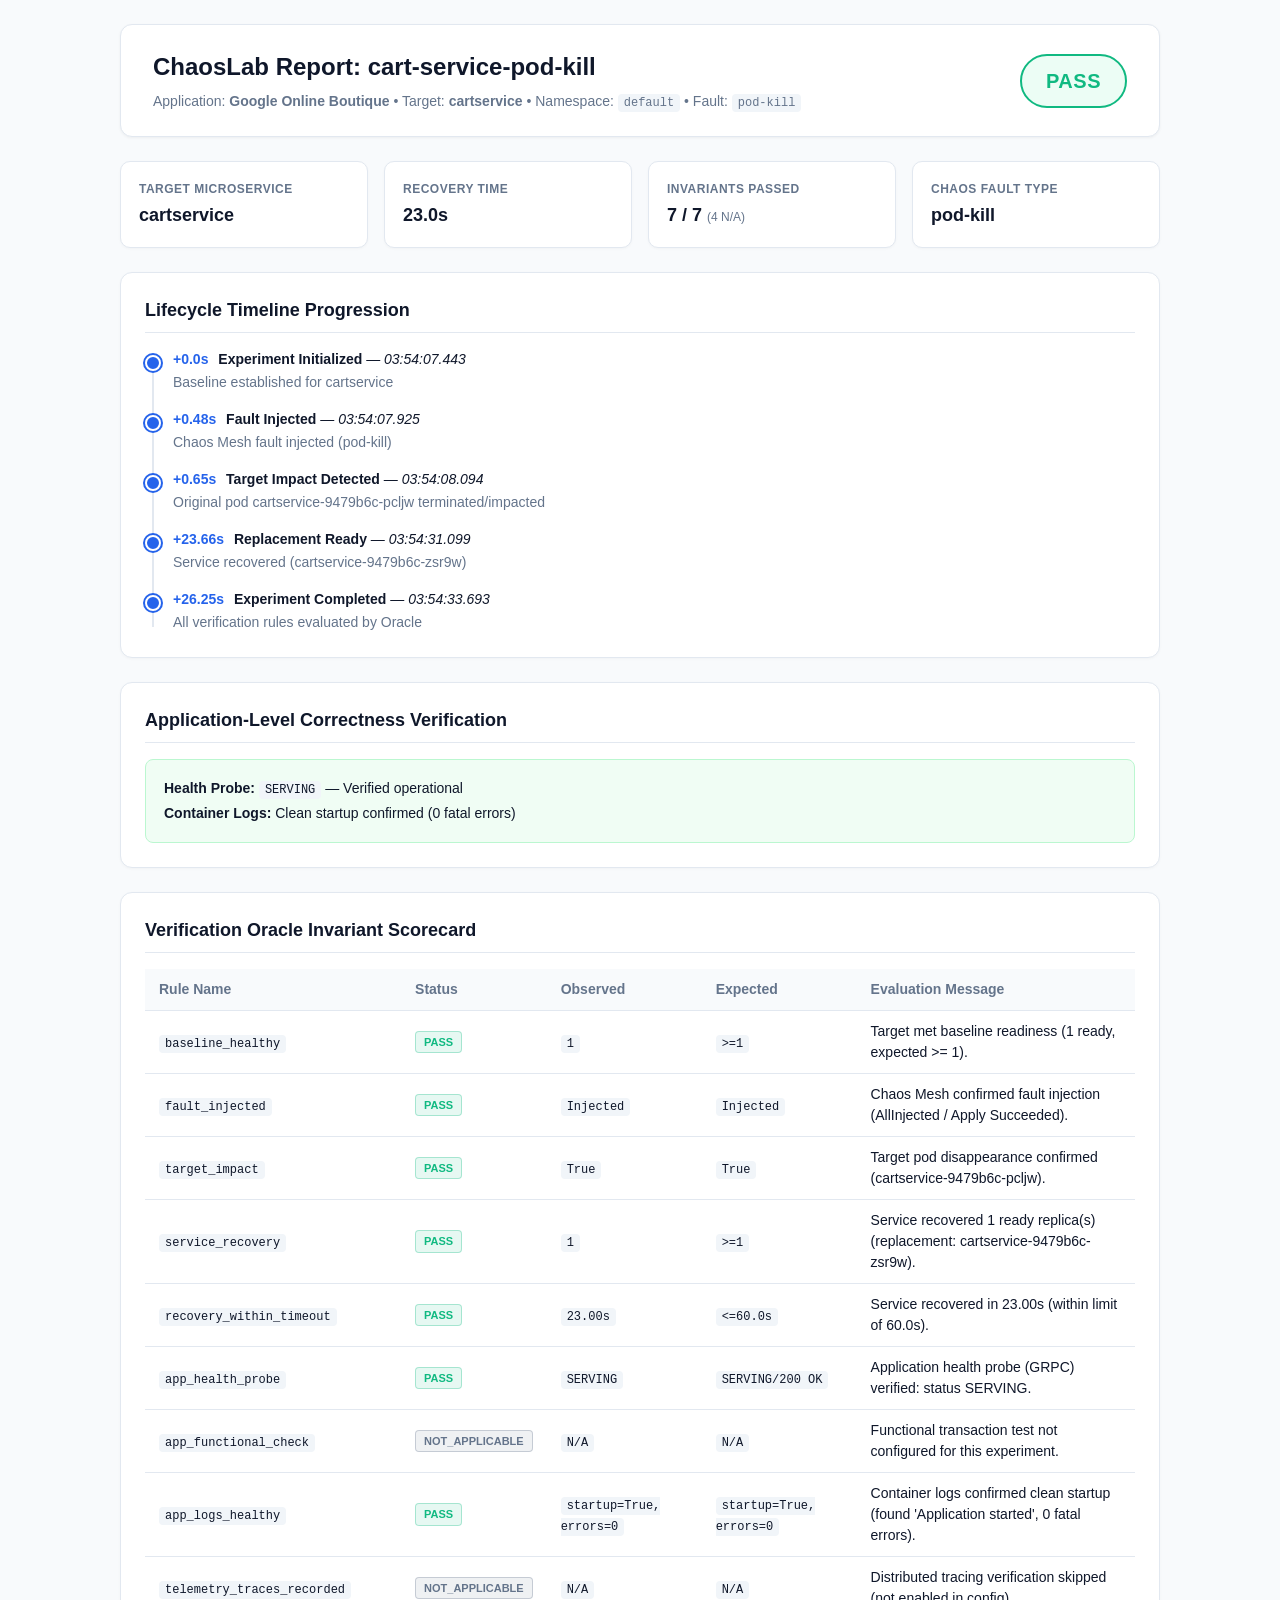
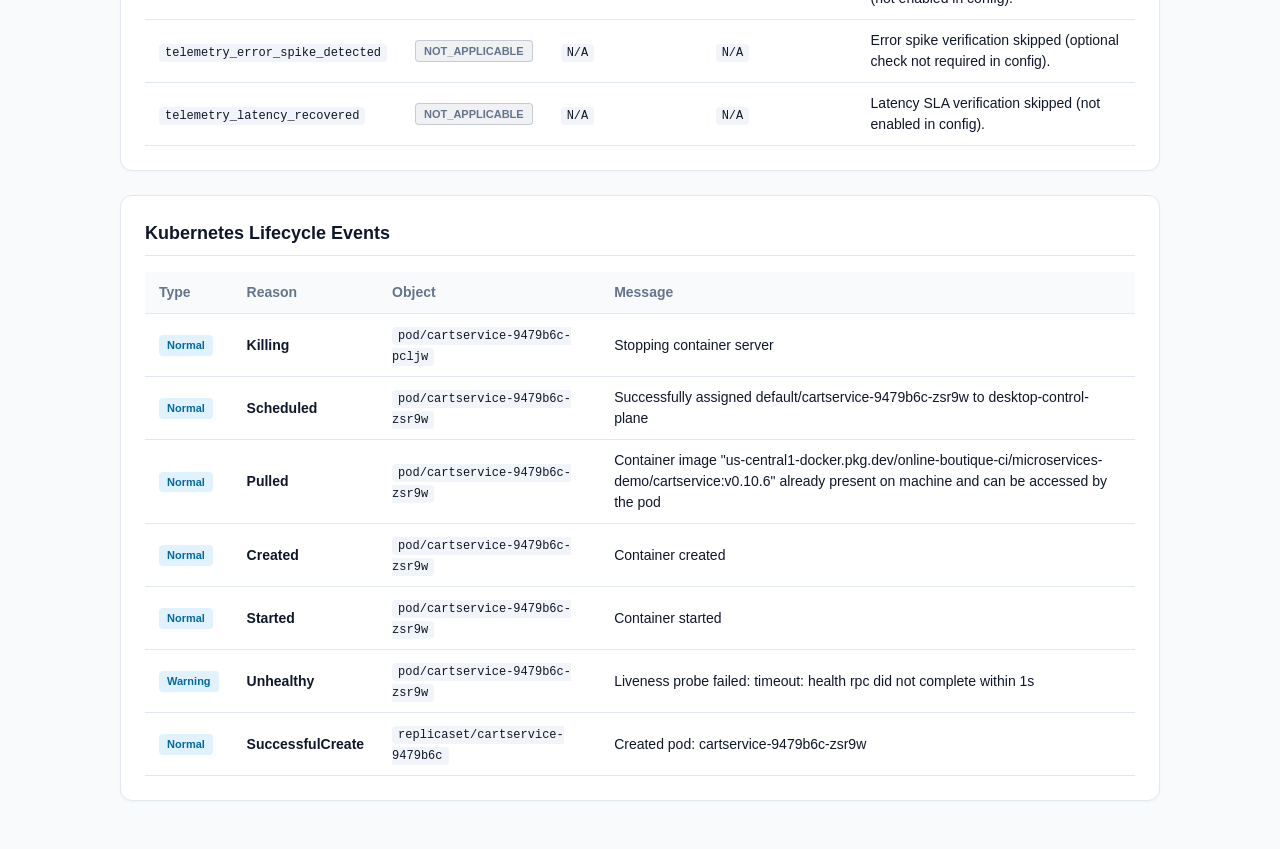
<file: chaoslab/reports/cart_service_pod_kill_report.html>
<!DOCTYPE html>
<html lang="en">
<head>
    <meta charset="UTF-8">
    <meta name="viewport" content="width=device-width, initial-scale=1.0">
    <title>ChaosLab Report: cart-service-pod-kill</title>
    <style>
        :root {
            --primary: #2563eb;
            --bg: #f8fafc;
            --card-bg: #ffffff;
            --text: #0f172a;
            --text-muted: #64748b;
            --border: #e2e8f0;
        }
        body {
            font-family: -apple-system, BlinkMacSystemFont, "Segoe UI", Roboto, Helvetica, Arial, sans-serif;
            background: var(--bg);
            color: var(--text);
            margin: 0;
            padding: 24px;
            line-height: 1.5;
        }
        .container {
            max-width: 1040px;
            margin: 0 auto;
        }
        .header {
            background: var(--card-bg);
            border: 1px solid var(--border);
            border-radius: 12px;
            padding: 24px 32px;
            display: flex;
            justify-content: space-between;
            align-items: center;
            margin-bottom: 24px;
            box-shadow: 0 1px 3px rgba(0,0,0,0.05);
        }
        .header-title h1 {
            margin: 0 0 6px 0;
            font-size: 24px;
        }
        .header-title p {
            margin: 0;
            color: var(--text-muted);
            font-size: 14px;
        }
        .verdict-badge {
            background: #ecfdf5;
            color: #10b981;
            border: 2px solid #10b981;
            padding: 10px 24px;
            border-radius: 9999px;
            font-weight: 700;
            font-size: 20px;
            letter-spacing: 0.5px;
        }
        .grid {
            display: grid;
            grid-template-columns: repeat(auto-fit, minmax(220px, 1fr));
            gap: 16px;
            margin-bottom: 24px;
        }
        .card {
            background: var(--card-bg);
            border: 1px solid var(--border);
            border-radius: 10px;
            padding: 18px;
            box-shadow: 0 1px 3px rgba(0,0,0,0.03);
        }
        .card h3 {
            margin: 0 0 4px 0;
            font-size: 12px;
            text-transform: uppercase;
            letter-spacing: 0.5px;
            color: var(--text-muted);
        }
        .card p {
            margin: 0;
            font-size: 18px;
            font-weight: 600;
        }
        .section {
            background: var(--card-bg);
            border: 1px solid var(--border);
            border-radius: 12px;
            padding: 24px;
            margin-bottom: 24px;
            box-shadow: 0 1px 3px rgba(0,0,0,0.03);
        }
        .section h2 {
            margin: 0 0 16px 0;
            font-size: 18px;
            border-bottom: 1px solid var(--border);
            padding-bottom: 8px;
        }
        .timeline {
            position: relative;
            padding-left: 28px;
        }
        .timeline::before {
            content: '';
            position: absolute;
            left: 7px;
            top: 6px;
            bottom: 6px;
            width: 2px;
            background: var(--border);
        }
        .timeline-item {
            position: relative;
            margin-bottom: 16px;
        }
        .timeline-item:last-child {
            margin-bottom: 0;
        }
        .timeline-dot {
            position: absolute;
            left: -28px;
            top: 6px;
            width: 12px;
            height: 12px;
            border-radius: 50%;
            background: var(--primary);
            border: 2px solid #ffffff;
            box-shadow: 0 0 0 2px var(--primary);
        }
        .timeline-content {
            font-size: 14px;
        }
        .timeline-offset {
            font-weight: 700;
            color: var(--primary);
            margin-right: 6px;
        }
        .timeline-content p {
            margin: 2px 0 0 0;
            color: var(--text-muted);
        }
        table {
            width: 100%;
            border-collapse: collapse;
            font-size: 14px;
        }
        th, td {
            text-align: left;
            padding: 10px 14px;
            border-bottom: 1px solid var(--border);
        }
        th {
            background: #f8fafc;
            font-weight: 600;
            color: var(--text-muted);
        }
        code {
            background: #f1f5f9;
            padding: 2px 6px;
            border-radius: 4px;
            font-family: monospace;
            font-size: 12px;
        }
        .badge {
            display: inline-block;
            padding: 2px 8px;
            border-radius: 4px;
            font-weight: 600;
            font-size: 11px;
        }
        .app-highlight {
            background: #f0fdf4;
            border: 1px solid #bbf7d0;
            border-radius: 8px;
            padding: 14px 18px;
            margin-top: 12px;
        }
        .app-highlight p {
            margin: 4px 0;
            font-size: 14px;
        }
    </style>
</head>
<body>
    <div class="container">
        <!-- Header -->
        <div class="header">
            <div class="header-title">
                <h1>ChaosLab Report: cart-service-pod-kill</h1>
                <p>Application: <strong>Google Online Boutique</strong> &bull; Target: <strong>cartservice</strong> &bull; Namespace: <code>default</code> &bull; Fault: <code>pod-kill</code></p>
            </div>
            <div class="verdict-badge">PASS</div>
        </div>

        <!-- Key Metrics Cards -->
        <div class="grid">
            <div class="card">
                <h3>Target Microservice</h3>
                <p>cartservice</p>
            </div>
            <div class="card">
                <h3>Recovery Time</h3>
                <p>23.0s</p>
            </div>
            <div class="card">
                <h3>Invariants Passed</h3>
                <p>7 / 7 <span style="font-size:12px; font-weight:normal; color:var(--text-muted);">(4 N/A)</span></p>
            </div>
            <div class="card">
                <h3>Chaos Fault Type</h3>
                <p>pod-kill</p>
            </div>
        </div>

        <!-- Timeline Section -->
        <div class="section">
            <h2>Lifecycle Timeline Progression</h2>
            <div class="timeline">
                
            <div class="timeline-item">
                <div class="timeline-dot"></div>
                <div class="timeline-content">
                    <span class="timeline-offset">+0.0s</span>
                    <strong>Experiment Initialized</strong> &mdash; <em>03:54:07.443</em>
                    <p>Baseline established for cartservice</p>
                </div>
            </div>
            
            <div class="timeline-item">
                <div class="timeline-dot"></div>
                <div class="timeline-content">
                    <span class="timeline-offset">+0.48s</span>
                    <strong>Fault Injected</strong> &mdash; <em>03:54:07.925</em>
                    <p>Chaos Mesh fault injected (pod-kill)</p>
                </div>
            </div>
            
            <div class="timeline-item">
                <div class="timeline-dot"></div>
                <div class="timeline-content">
                    <span class="timeline-offset">+0.65s</span>
                    <strong>Target Impact Detected</strong> &mdash; <em>03:54:08.094</em>
                    <p>Original pod cartservice-9479b6c-pcljw terminated/impacted</p>
                </div>
            </div>
            
            <div class="timeline-item">
                <div class="timeline-dot"></div>
                <div class="timeline-content">
                    <span class="timeline-offset">+23.66s</span>
                    <strong>Replacement Ready</strong> &mdash; <em>03:54:31.099</em>
                    <p>Service recovered (cartservice-9479b6c-zsr9w)</p>
                </div>
            </div>
            
            <div class="timeline-item">
                <div class="timeline-dot"></div>
                <div class="timeline-content">
                    <span class="timeline-offset">+26.25s</span>
                    <strong>Experiment Completed</strong> &mdash; <em>03:54:33.693</em>
                    <p>All verification rules evaluated by Oracle</p>
                </div>
            </div>
            
            </div>
        </div>

        <!-- App Details -->
        
        <div class="section">
            <h2>Application-Level Correctness Verification</h2>
            <div class="app-highlight">
                <p><strong>Health Probe:</strong> <code>SERVING</code> &mdash; Verified operational</p>
                
                <p><strong>Container Logs:</strong> Clean startup confirmed (0 fatal errors)</p>
            </div>
        </div>
        

        <!-- Telemetry Section -->
        

        <!-- Oracle Scorecard -->
        <div class="section">
            <h2>Verification Oracle Invariant Scorecard</h2>
            <table>
                <thead>
                    <tr>
                        <th>Rule Name</th>
                        <th>Status</th>
                        <th>Observed</th>
                        <th>Expected</th>
                        <th>Evaluation Message</th>
                    </tr>
                </thead>
                <tbody>
                    
            <tr>
                <td><code>baseline_healthy</code></td>
                <td><span class="badge" style="background:#10b9811a; color:#10b981; border:1px solid #10b9814d;">PASS</span></td>
                <td><code>1</code></td>
                <td><code>>=1</code></td>
                <td>Target met baseline readiness (1 ready, expected >= 1).</td>
            </tr>
            
            <tr>
                <td><code>fault_injected</code></td>
                <td><span class="badge" style="background:#10b9811a; color:#10b981; border:1px solid #10b9814d;">PASS</span></td>
                <td><code>Injected</code></td>
                <td><code>Injected</code></td>
                <td>Chaos Mesh confirmed fault injection (AllInjected / Apply Succeeded).</td>
            </tr>
            
            <tr>
                <td><code>target_impact</code></td>
                <td><span class="badge" style="background:#10b9811a; color:#10b981; border:1px solid #10b9814d;">PASS</span></td>
                <td><code>True</code></td>
                <td><code>True</code></td>
                <td>Target pod disappearance confirmed (cartservice-9479b6c-pcljw).</td>
            </tr>
            
            <tr>
                <td><code>service_recovery</code></td>
                <td><span class="badge" style="background:#10b9811a; color:#10b981; border:1px solid #10b9814d;">PASS</span></td>
                <td><code>1</code></td>
                <td><code>>=1</code></td>
                <td>Service recovered 1 ready replica(s) (replacement: cartservice-9479b6c-zsr9w).</td>
            </tr>
            
            <tr>
                <td><code>recovery_within_timeout</code></td>
                <td><span class="badge" style="background:#10b9811a; color:#10b981; border:1px solid #10b9814d;">PASS</span></td>
                <td><code>23.00s</code></td>
                <td><code><=60.0s</code></td>
                <td>Service recovered in 23.00s (within limit of 60.0s).</td>
            </tr>
            
            <tr>
                <td><code>app_health_probe</code></td>
                <td><span class="badge" style="background:#10b9811a; color:#10b981; border:1px solid #10b9814d;">PASS</span></td>
                <td><code>SERVING</code></td>
                <td><code>SERVING/200 OK</code></td>
                <td>Application health probe (GRPC) verified: status SERVING.</td>
            </tr>
            
            <tr>
                <td><code>app_functional_check</code></td>
                <td><span class="badge" style="background:#64748b1a; color:#64748b; border:1px solid #64748b4d;">NOT_APPLICABLE</span></td>
                <td><code>N/A</code></td>
                <td><code>N/A</code></td>
                <td>Functional transaction test not configured for this experiment.</td>
            </tr>
            
            <tr>
                <td><code>app_logs_healthy</code></td>
                <td><span class="badge" style="background:#10b9811a; color:#10b981; border:1px solid #10b9814d;">PASS</span></td>
                <td><code>startup=True, errors=0</code></td>
                <td><code>startup=True, errors=0</code></td>
                <td>Container logs confirmed clean startup (found 'Application started', 0 fatal errors).</td>
            </tr>
            
            <tr>
                <td><code>telemetry_traces_recorded</code></td>
                <td><span class="badge" style="background:#64748b1a; color:#64748b; border:1px solid #64748b4d;">NOT_APPLICABLE</span></td>
                <td><code>N/A</code></td>
                <td><code>N/A</code></td>
                <td>Distributed tracing verification skipped (not enabled in config).</td>
            </tr>
            
            <tr>
                <td><code>telemetry_error_spike_detected</code></td>
                <td><span class="badge" style="background:#64748b1a; color:#64748b; border:1px solid #64748b4d;">NOT_APPLICABLE</span></td>
                <td><code>N/A</code></td>
                <td><code>N/A</code></td>
                <td>Error spike verification skipped (optional check not required in config).</td>
            </tr>
            
            <tr>
                <td><code>telemetry_latency_recovered</code></td>
                <td><span class="badge" style="background:#64748b1a; color:#64748b; border:1px solid #64748b4d;">NOT_APPLICABLE</span></td>
                <td><code>N/A</code></td>
                <td><code>N/A</code></td>
                <td>Latency SLA verification skipped (not enabled in config).</td>
            </tr>
            
                </tbody>
            </table>
        </div>

        <!-- K8s Events -->
        
        <div class="section">
            <h2>Kubernetes Lifecycle Events</h2>
            <table>
                <thead>
                    <tr>
                        <th>Type</th>
                        <th>Reason</th>
                        <th>Object</th>
                        <th>Message</th>
                    </tr>
                </thead>
                <tbody>
                    
            <tr>
                <td><span class="badge" style="background:#e0f2fe; color:#0369a1;">Normal</span></td>
                <td><strong>Killing</strong></td>
                <td><code>pod/cartservice-9479b6c-pcljw</code></td>
                <td>Stopping container server</td>
            </tr>
            
            <tr>
                <td><span class="badge" style="background:#e0f2fe; color:#0369a1;">Normal</span></td>
                <td><strong>Scheduled</strong></td>
                <td><code>pod/cartservice-9479b6c-zsr9w</code></td>
                <td>Successfully assigned default/cartservice-9479b6c-zsr9w to desktop-control-plane</td>
            </tr>
            
            <tr>
                <td><span class="badge" style="background:#e0f2fe; color:#0369a1;">Normal</span></td>
                <td><strong>Pulled</strong></td>
                <td><code>pod/cartservice-9479b6c-zsr9w</code></td>
                <td>Container image "us-central1-docker.pkg.dev/online-boutique-ci/microservices-demo/cartservice:v0.10.6" already present on machine and can be accessed by the pod</td>
            </tr>
            
            <tr>
                <td><span class="badge" style="background:#e0f2fe; color:#0369a1;">Normal</span></td>
                <td><strong>Created</strong></td>
                <td><code>pod/cartservice-9479b6c-zsr9w</code></td>
                <td>Container created</td>
            </tr>
            
            <tr>
                <td><span class="badge" style="background:#e0f2fe; color:#0369a1;">Normal</span></td>
                <td><strong>Started</strong></td>
                <td><code>pod/cartservice-9479b6c-zsr9w</code></td>
                <td>Container started</td>
            </tr>
            
            <tr>
                <td><span class="badge" style="background:#e0f2fe; color:#0369a1;">Warning</span></td>
                <td><strong>Unhealthy</strong></td>
                <td><code>pod/cartservice-9479b6c-zsr9w</code></td>
                <td>Liveness probe failed: timeout: health rpc did not complete within 1s</td>
            </tr>
            
            <tr>
                <td><span class="badge" style="background:#e0f2fe; color:#0369a1;">Normal</span></td>
                <td><strong>SuccessfulCreate</strong></td>
                <td><code>replicaset/cartservice-9479b6c</code></td>
                <td>Created pod: cartservice-9479b6c-zsr9w</td>
            </tr>
            
                </tbody>
            </table>
        </div>
        
    </div>
</body>
</html>
</file>
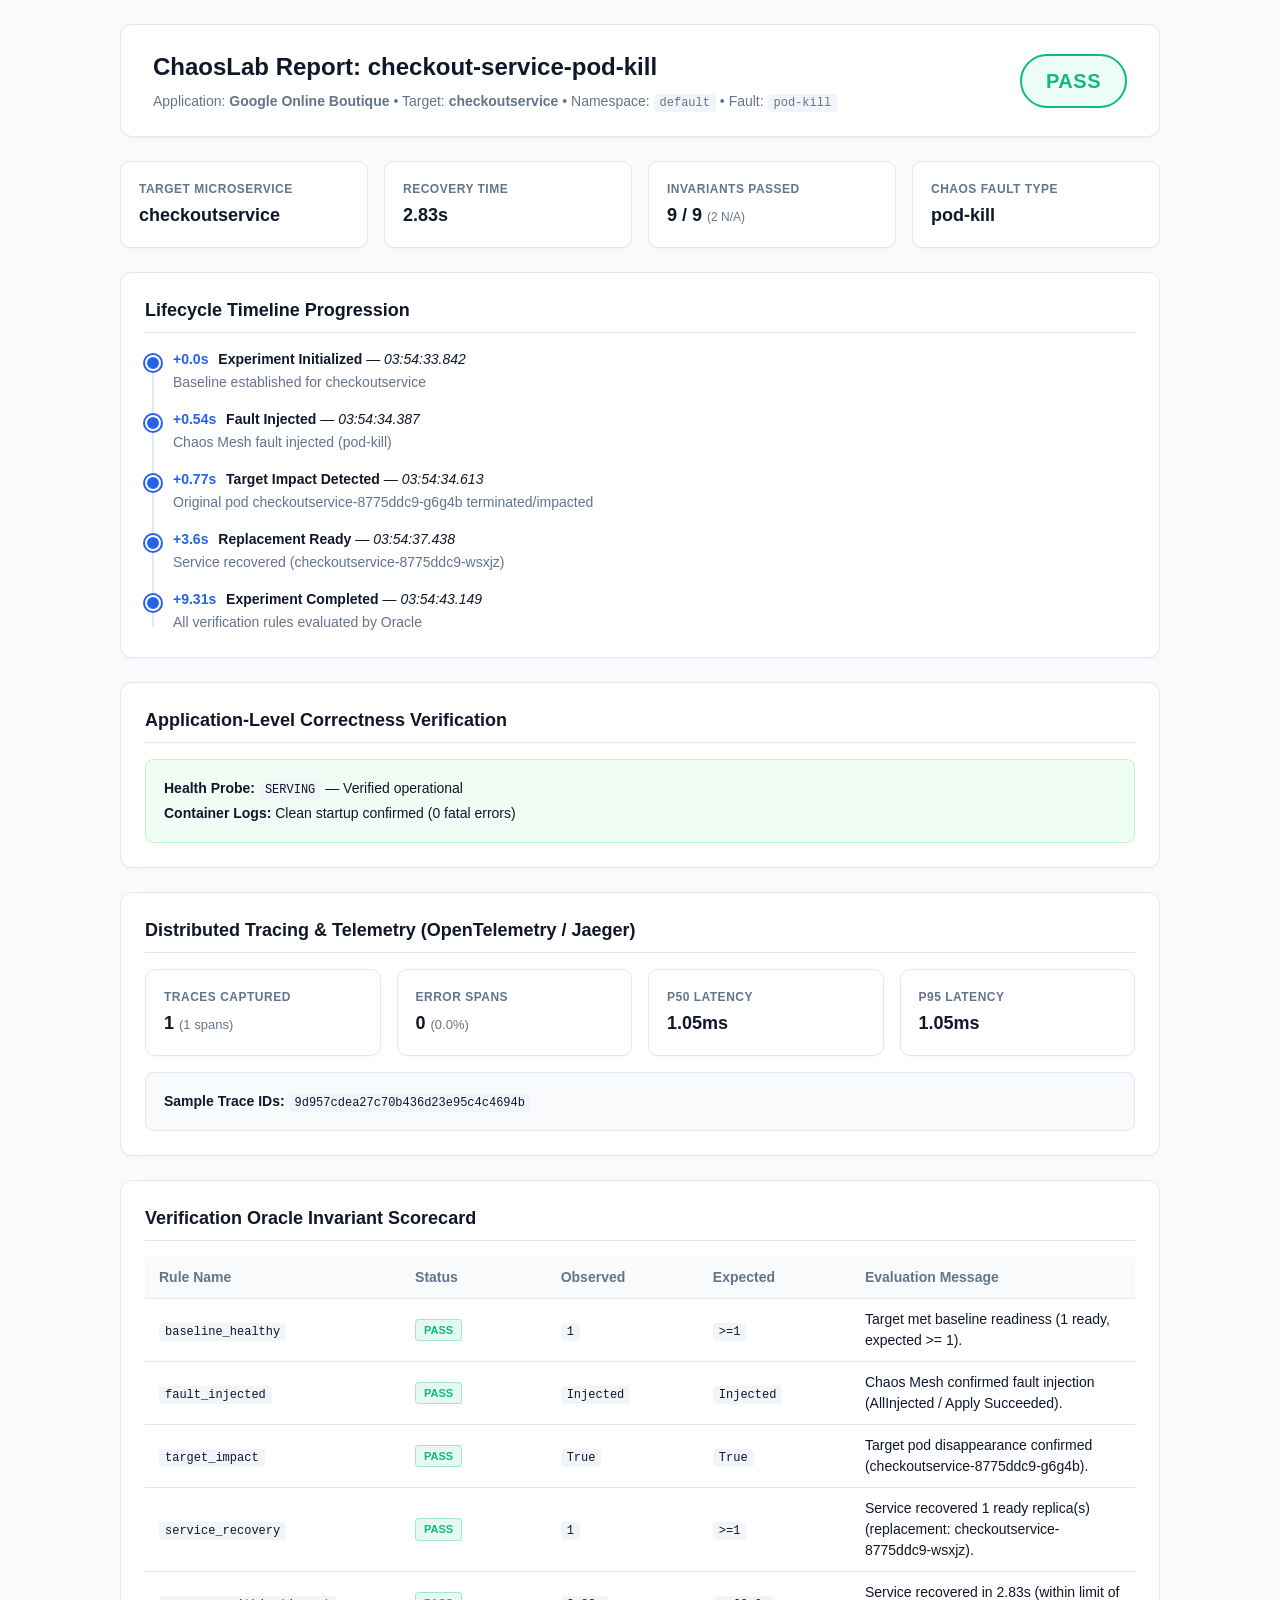
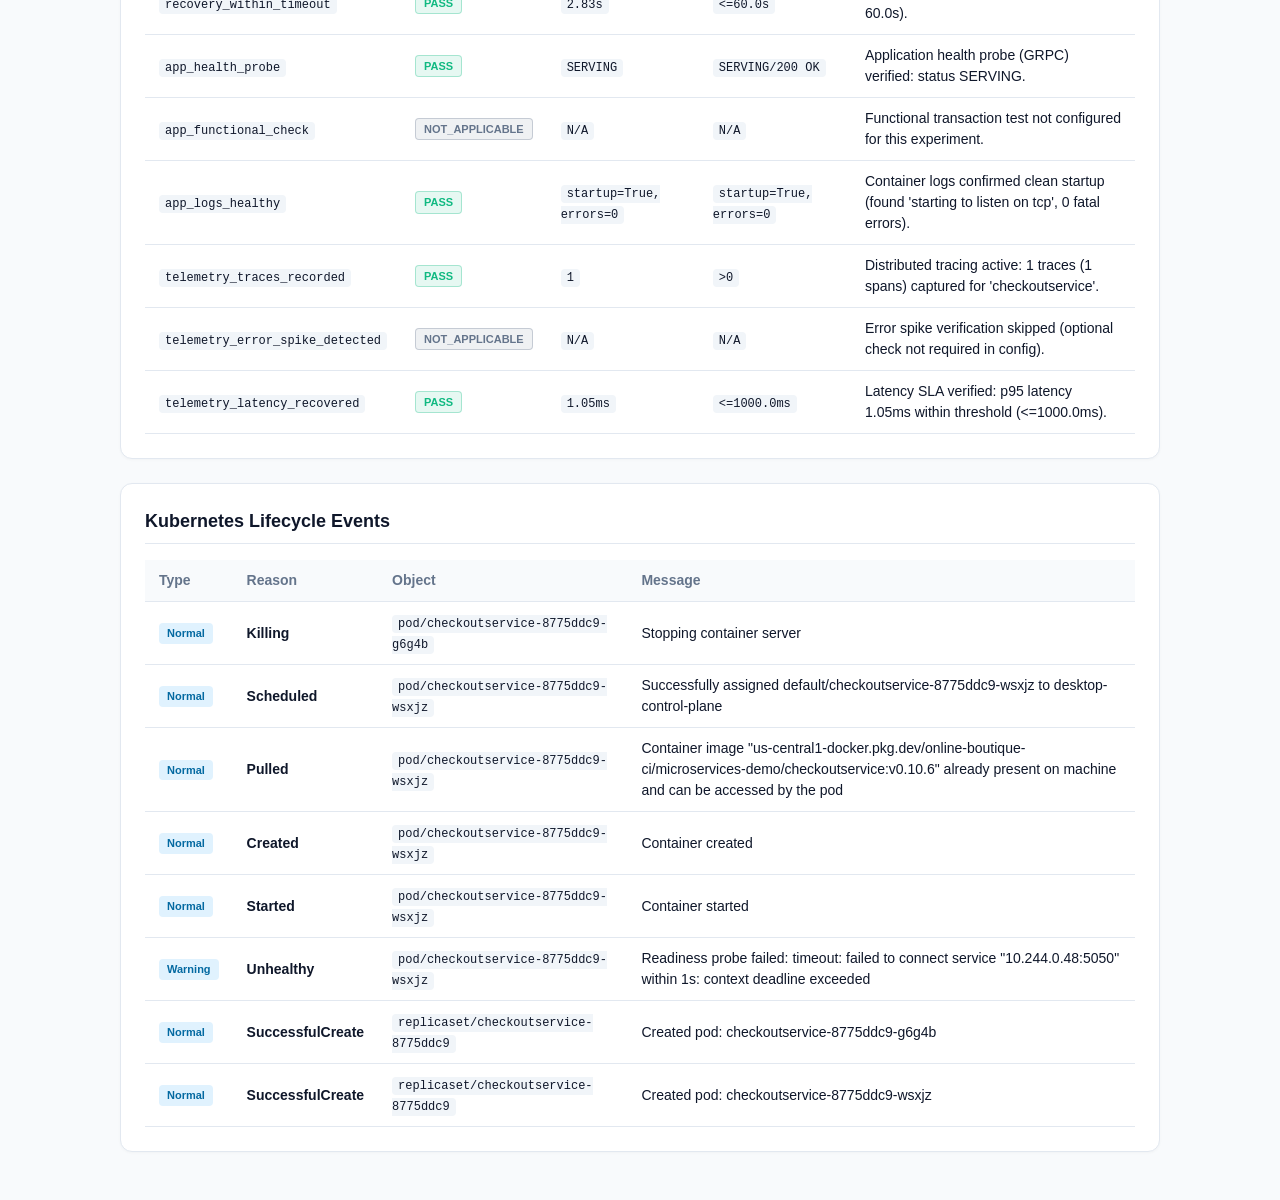
<file: chaoslab/reports/checkout_service_pod_kill_report.html>
<!DOCTYPE html>
<html lang="en">
<head>
    <meta charset="UTF-8">
    <meta name="viewport" content="width=device-width, initial-scale=1.0">
    <title>ChaosLab Report: checkout-service-pod-kill</title>
    <style>
        :root {
            --primary: #2563eb;
            --bg: #f8fafc;
            --card-bg: #ffffff;
            --text: #0f172a;
            --text-muted: #64748b;
            --border: #e2e8f0;
        }
        body {
            font-family: -apple-system, BlinkMacSystemFont, "Segoe UI", Roboto, Helvetica, Arial, sans-serif;
            background: var(--bg);
            color: var(--text);
            margin: 0;
            padding: 24px;
            line-height: 1.5;
        }
        .container {
            max-width: 1040px;
            margin: 0 auto;
        }
        .header {
            background: var(--card-bg);
            border: 1px solid var(--border);
            border-radius: 12px;
            padding: 24px 32px;
            display: flex;
            justify-content: space-between;
            align-items: center;
            margin-bottom: 24px;
            box-shadow: 0 1px 3px rgba(0,0,0,0.05);
        }
        .header-title h1 {
            margin: 0 0 6px 0;
            font-size: 24px;
        }
        .header-title p {
            margin: 0;
            color: var(--text-muted);
            font-size: 14px;
        }
        .verdict-badge {
            background: #ecfdf5;
            color: #10b981;
            border: 2px solid #10b981;
            padding: 10px 24px;
            border-radius: 9999px;
            font-weight: 700;
            font-size: 20px;
            letter-spacing: 0.5px;
        }
        .grid {
            display: grid;
            grid-template-columns: repeat(auto-fit, minmax(220px, 1fr));
            gap: 16px;
            margin-bottom: 24px;
        }
        .card {
            background: var(--card-bg);
            border: 1px solid var(--border);
            border-radius: 10px;
            padding: 18px;
            box-shadow: 0 1px 3px rgba(0,0,0,0.03);
        }
        .card h3 {
            margin: 0 0 4px 0;
            font-size: 12px;
            text-transform: uppercase;
            letter-spacing: 0.5px;
            color: var(--text-muted);
        }
        .card p {
            margin: 0;
            font-size: 18px;
            font-weight: 600;
        }
        .section {
            background: var(--card-bg);
            border: 1px solid var(--border);
            border-radius: 12px;
            padding: 24px;
            margin-bottom: 24px;
            box-shadow: 0 1px 3px rgba(0,0,0,0.03);
        }
        .section h2 {
            margin: 0 0 16px 0;
            font-size: 18px;
            border-bottom: 1px solid var(--border);
            padding-bottom: 8px;
        }
        .timeline {
            position: relative;
            padding-left: 28px;
        }
        .timeline::before {
            content: '';
            position: absolute;
            left: 7px;
            top: 6px;
            bottom: 6px;
            width: 2px;
            background: var(--border);
        }
        .timeline-item {
            position: relative;
            margin-bottom: 16px;
        }
        .timeline-item:last-child {
            margin-bottom: 0;
        }
        .timeline-dot {
            position: absolute;
            left: -28px;
            top: 6px;
            width: 12px;
            height: 12px;
            border-radius: 50%;
            background: var(--primary);
            border: 2px solid #ffffff;
            box-shadow: 0 0 0 2px var(--primary);
        }
        .timeline-content {
            font-size: 14px;
        }
        .timeline-offset {
            font-weight: 700;
            color: var(--primary);
            margin-right: 6px;
        }
        .timeline-content p {
            margin: 2px 0 0 0;
            color: var(--text-muted);
        }
        table {
            width: 100%;
            border-collapse: collapse;
            font-size: 14px;
        }
        th, td {
            text-align: left;
            padding: 10px 14px;
            border-bottom: 1px solid var(--border);
        }
        th {
            background: #f8fafc;
            font-weight: 600;
            color: var(--text-muted);
        }
        code {
            background: #f1f5f9;
            padding: 2px 6px;
            border-radius: 4px;
            font-family: monospace;
            font-size: 12px;
        }
        .badge {
            display: inline-block;
            padding: 2px 8px;
            border-radius: 4px;
            font-weight: 600;
            font-size: 11px;
        }
        .app-highlight {
            background: #f0fdf4;
            border: 1px solid #bbf7d0;
            border-radius: 8px;
            padding: 14px 18px;
            margin-top: 12px;
        }
        .app-highlight p {
            margin: 4px 0;
            font-size: 14px;
        }
    </style>
</head>
<body>
    <div class="container">
        <!-- Header -->
        <div class="header">
            <div class="header-title">
                <h1>ChaosLab Report: checkout-service-pod-kill</h1>
                <p>Application: <strong>Google Online Boutique</strong> &bull; Target: <strong>checkoutservice</strong> &bull; Namespace: <code>default</code> &bull; Fault: <code>pod-kill</code></p>
            </div>
            <div class="verdict-badge">PASS</div>
        </div>

        <!-- Key Metrics Cards -->
        <div class="grid">
            <div class="card">
                <h3>Target Microservice</h3>
                <p>checkoutservice</p>
            </div>
            <div class="card">
                <h3>Recovery Time</h3>
                <p>2.83s</p>
            </div>
            <div class="card">
                <h3>Invariants Passed</h3>
                <p>9 / 9 <span style="font-size:12px; font-weight:normal; color:var(--text-muted);">(2 N/A)</span></p>
            </div>
            <div class="card">
                <h3>Chaos Fault Type</h3>
                <p>pod-kill</p>
            </div>
        </div>

        <!-- Timeline Section -->
        <div class="section">
            <h2>Lifecycle Timeline Progression</h2>
            <div class="timeline">
                
            <div class="timeline-item">
                <div class="timeline-dot"></div>
                <div class="timeline-content">
                    <span class="timeline-offset">+0.0s</span>
                    <strong>Experiment Initialized</strong> &mdash; <em>03:54:33.842</em>
                    <p>Baseline established for checkoutservice</p>
                </div>
            </div>
            
            <div class="timeline-item">
                <div class="timeline-dot"></div>
                <div class="timeline-content">
                    <span class="timeline-offset">+0.54s</span>
                    <strong>Fault Injected</strong> &mdash; <em>03:54:34.387</em>
                    <p>Chaos Mesh fault injected (pod-kill)</p>
                </div>
            </div>
            
            <div class="timeline-item">
                <div class="timeline-dot"></div>
                <div class="timeline-content">
                    <span class="timeline-offset">+0.77s</span>
                    <strong>Target Impact Detected</strong> &mdash; <em>03:54:34.613</em>
                    <p>Original pod checkoutservice-8775ddc9-g6g4b terminated/impacted</p>
                </div>
            </div>
            
            <div class="timeline-item">
                <div class="timeline-dot"></div>
                <div class="timeline-content">
                    <span class="timeline-offset">+3.6s</span>
                    <strong>Replacement Ready</strong> &mdash; <em>03:54:37.438</em>
                    <p>Service recovered (checkoutservice-8775ddc9-wsxjz)</p>
                </div>
            </div>
            
            <div class="timeline-item">
                <div class="timeline-dot"></div>
                <div class="timeline-content">
                    <span class="timeline-offset">+9.31s</span>
                    <strong>Experiment Completed</strong> &mdash; <em>03:54:43.149</em>
                    <p>All verification rules evaluated by Oracle</p>
                </div>
            </div>
            
            </div>
        </div>

        <!-- App Details -->
        
        <div class="section">
            <h2>Application-Level Correctness Verification</h2>
            <div class="app-highlight">
                <p><strong>Health Probe:</strong> <code>SERVING</code> &mdash; Verified operational</p>
                
                <p><strong>Container Logs:</strong> Clean startup confirmed (0 fatal errors)</p>
            </div>
        </div>
        

        <!-- Telemetry Section -->
        
            <div class="section">
                <h2>Distributed Tracing & Telemetry (OpenTelemetry / Jaeger)</h2>
                <div class="grid" style="margin-bottom: 16px;">
                    <div class="card">
                        <h3>Traces Captured</h3>
                        <p>1 <span style="font-size:13px; font-weight:normal; color:var(--text-muted);">(1 spans)</span></p>
                    </div>
                    <div class="card">
                        <h3>Error Spans</h3>
                        <p>0 <span style="font-size:13px; font-weight:normal; color:var(--text-muted);">(0.0%)</span></p>
                    </div>
                    <div class="card">
                        <h3>p50 Latency</h3>
                        <p>1.05ms</p>
                    </div>
                    <div class="card">
                        <h3>p95 Latency</h3>
                        <p>1.05ms</p>
                    </div>
                </div>
                <div class="app-highlight" style="background:#f8fafc; border-color:var(--border);">
                    <p><strong>Sample Trace IDs:</strong> <code>9d957cdea27c70b436d23e95c4c4694b</code></p>
                </div>
            </div>
            

        <!-- Oracle Scorecard -->
        <div class="section">
            <h2>Verification Oracle Invariant Scorecard</h2>
            <table>
                <thead>
                    <tr>
                        <th>Rule Name</th>
                        <th>Status</th>
                        <th>Observed</th>
                        <th>Expected</th>
                        <th>Evaluation Message</th>
                    </tr>
                </thead>
                <tbody>
                    
            <tr>
                <td><code>baseline_healthy</code></td>
                <td><span class="badge" style="background:#10b9811a; color:#10b981; border:1px solid #10b9814d;">PASS</span></td>
                <td><code>1</code></td>
                <td><code>>=1</code></td>
                <td>Target met baseline readiness (1 ready, expected >= 1).</td>
            </tr>
            
            <tr>
                <td><code>fault_injected</code></td>
                <td><span class="badge" style="background:#10b9811a; color:#10b981; border:1px solid #10b9814d;">PASS</span></td>
                <td><code>Injected</code></td>
                <td><code>Injected</code></td>
                <td>Chaos Mesh confirmed fault injection (AllInjected / Apply Succeeded).</td>
            </tr>
            
            <tr>
                <td><code>target_impact</code></td>
                <td><span class="badge" style="background:#10b9811a; color:#10b981; border:1px solid #10b9814d;">PASS</span></td>
                <td><code>True</code></td>
                <td><code>True</code></td>
                <td>Target pod disappearance confirmed (checkoutservice-8775ddc9-g6g4b).</td>
            </tr>
            
            <tr>
                <td><code>service_recovery</code></td>
                <td><span class="badge" style="background:#10b9811a; color:#10b981; border:1px solid #10b9814d;">PASS</span></td>
                <td><code>1</code></td>
                <td><code>>=1</code></td>
                <td>Service recovered 1 ready replica(s) (replacement: checkoutservice-8775ddc9-wsxjz).</td>
            </tr>
            
            <tr>
                <td><code>recovery_within_timeout</code></td>
                <td><span class="badge" style="background:#10b9811a; color:#10b981; border:1px solid #10b9814d;">PASS</span></td>
                <td><code>2.83s</code></td>
                <td><code><=60.0s</code></td>
                <td>Service recovered in 2.83s (within limit of 60.0s).</td>
            </tr>
            
            <tr>
                <td><code>app_health_probe</code></td>
                <td><span class="badge" style="background:#10b9811a; color:#10b981; border:1px solid #10b9814d;">PASS</span></td>
                <td><code>SERVING</code></td>
                <td><code>SERVING/200 OK</code></td>
                <td>Application health probe (GRPC) verified: status SERVING.</td>
            </tr>
            
            <tr>
                <td><code>app_functional_check</code></td>
                <td><span class="badge" style="background:#64748b1a; color:#64748b; border:1px solid #64748b4d;">NOT_APPLICABLE</span></td>
                <td><code>N/A</code></td>
                <td><code>N/A</code></td>
                <td>Functional transaction test not configured for this experiment.</td>
            </tr>
            
            <tr>
                <td><code>app_logs_healthy</code></td>
                <td><span class="badge" style="background:#10b9811a; color:#10b981; border:1px solid #10b9814d;">PASS</span></td>
                <td><code>startup=True, errors=0</code></td>
                <td><code>startup=True, errors=0</code></td>
                <td>Container logs confirmed clean startup (found 'starting to listen on tcp', 0 fatal errors).</td>
            </tr>
            
            <tr>
                <td><code>telemetry_traces_recorded</code></td>
                <td><span class="badge" style="background:#10b9811a; color:#10b981; border:1px solid #10b9814d;">PASS</span></td>
                <td><code>1</code></td>
                <td><code>>0</code></td>
                <td>Distributed tracing active: 1 traces (1 spans) captured for 'checkoutservice'.</td>
            </tr>
            
            <tr>
                <td><code>telemetry_error_spike_detected</code></td>
                <td><span class="badge" style="background:#64748b1a; color:#64748b; border:1px solid #64748b4d;">NOT_APPLICABLE</span></td>
                <td><code>N/A</code></td>
                <td><code>N/A</code></td>
                <td>Error spike verification skipped (optional check not required in config).</td>
            </tr>
            
            <tr>
                <td><code>telemetry_latency_recovered</code></td>
                <td><span class="badge" style="background:#10b9811a; color:#10b981; border:1px solid #10b9814d;">PASS</span></td>
                <td><code>1.05ms</code></td>
                <td><code><=1000.0ms</code></td>
                <td>Latency SLA verified: p95 latency 1.05ms within threshold (<=1000.0ms).</td>
            </tr>
            
                </tbody>
            </table>
        </div>

        <!-- K8s Events -->
        
        <div class="section">
            <h2>Kubernetes Lifecycle Events</h2>
            <table>
                <thead>
                    <tr>
                        <th>Type</th>
                        <th>Reason</th>
                        <th>Object</th>
                        <th>Message</th>
                    </tr>
                </thead>
                <tbody>
                    
            <tr>
                <td><span class="badge" style="background:#e0f2fe; color:#0369a1;">Normal</span></td>
                <td><strong>Killing</strong></td>
                <td><code>pod/checkoutservice-8775ddc9-g6g4b</code></td>
                <td>Stopping container server</td>
            </tr>
            
            <tr>
                <td><span class="badge" style="background:#e0f2fe; color:#0369a1;">Normal</span></td>
                <td><strong>Scheduled</strong></td>
                <td><code>pod/checkoutservice-8775ddc9-wsxjz</code></td>
                <td>Successfully assigned default/checkoutservice-8775ddc9-wsxjz to desktop-control-plane</td>
            </tr>
            
            <tr>
                <td><span class="badge" style="background:#e0f2fe; color:#0369a1;">Normal</span></td>
                <td><strong>Pulled</strong></td>
                <td><code>pod/checkoutservice-8775ddc9-wsxjz</code></td>
                <td>Container image "us-central1-docker.pkg.dev/online-boutique-ci/microservices-demo/checkoutservice:v0.10.6" already present on machine and can be accessed by the pod</td>
            </tr>
            
            <tr>
                <td><span class="badge" style="background:#e0f2fe; color:#0369a1;">Normal</span></td>
                <td><strong>Created</strong></td>
                <td><code>pod/checkoutservice-8775ddc9-wsxjz</code></td>
                <td>Container created</td>
            </tr>
            
            <tr>
                <td><span class="badge" style="background:#e0f2fe; color:#0369a1;">Normal</span></td>
                <td><strong>Started</strong></td>
                <td><code>pod/checkoutservice-8775ddc9-wsxjz</code></td>
                <td>Container started</td>
            </tr>
            
            <tr>
                <td><span class="badge" style="background:#e0f2fe; color:#0369a1;">Warning</span></td>
                <td><strong>Unhealthy</strong></td>
                <td><code>pod/checkoutservice-8775ddc9-wsxjz</code></td>
                <td>Readiness probe failed: timeout: failed to connect service "10.244.0.48:5050" within 1s: context deadline exceeded</td>
            </tr>
            
            <tr>
                <td><span class="badge" style="background:#e0f2fe; color:#0369a1;">Normal</span></td>
                <td><strong>SuccessfulCreate</strong></td>
                <td><code>replicaset/checkoutservice-8775ddc9</code></td>
                <td>Created pod: checkoutservice-8775ddc9-g6g4b</td>
            </tr>
            
            <tr>
                <td><span class="badge" style="background:#e0f2fe; color:#0369a1;">Normal</span></td>
                <td><strong>SuccessfulCreate</strong></td>
                <td><code>replicaset/checkoutservice-8775ddc9</code></td>
                <td>Created pod: checkoutservice-8775ddc9-wsxjz</td>
            </tr>
            
                </tbody>
            </table>
        </div>
        
    </div>
</body>
</html>
</file>
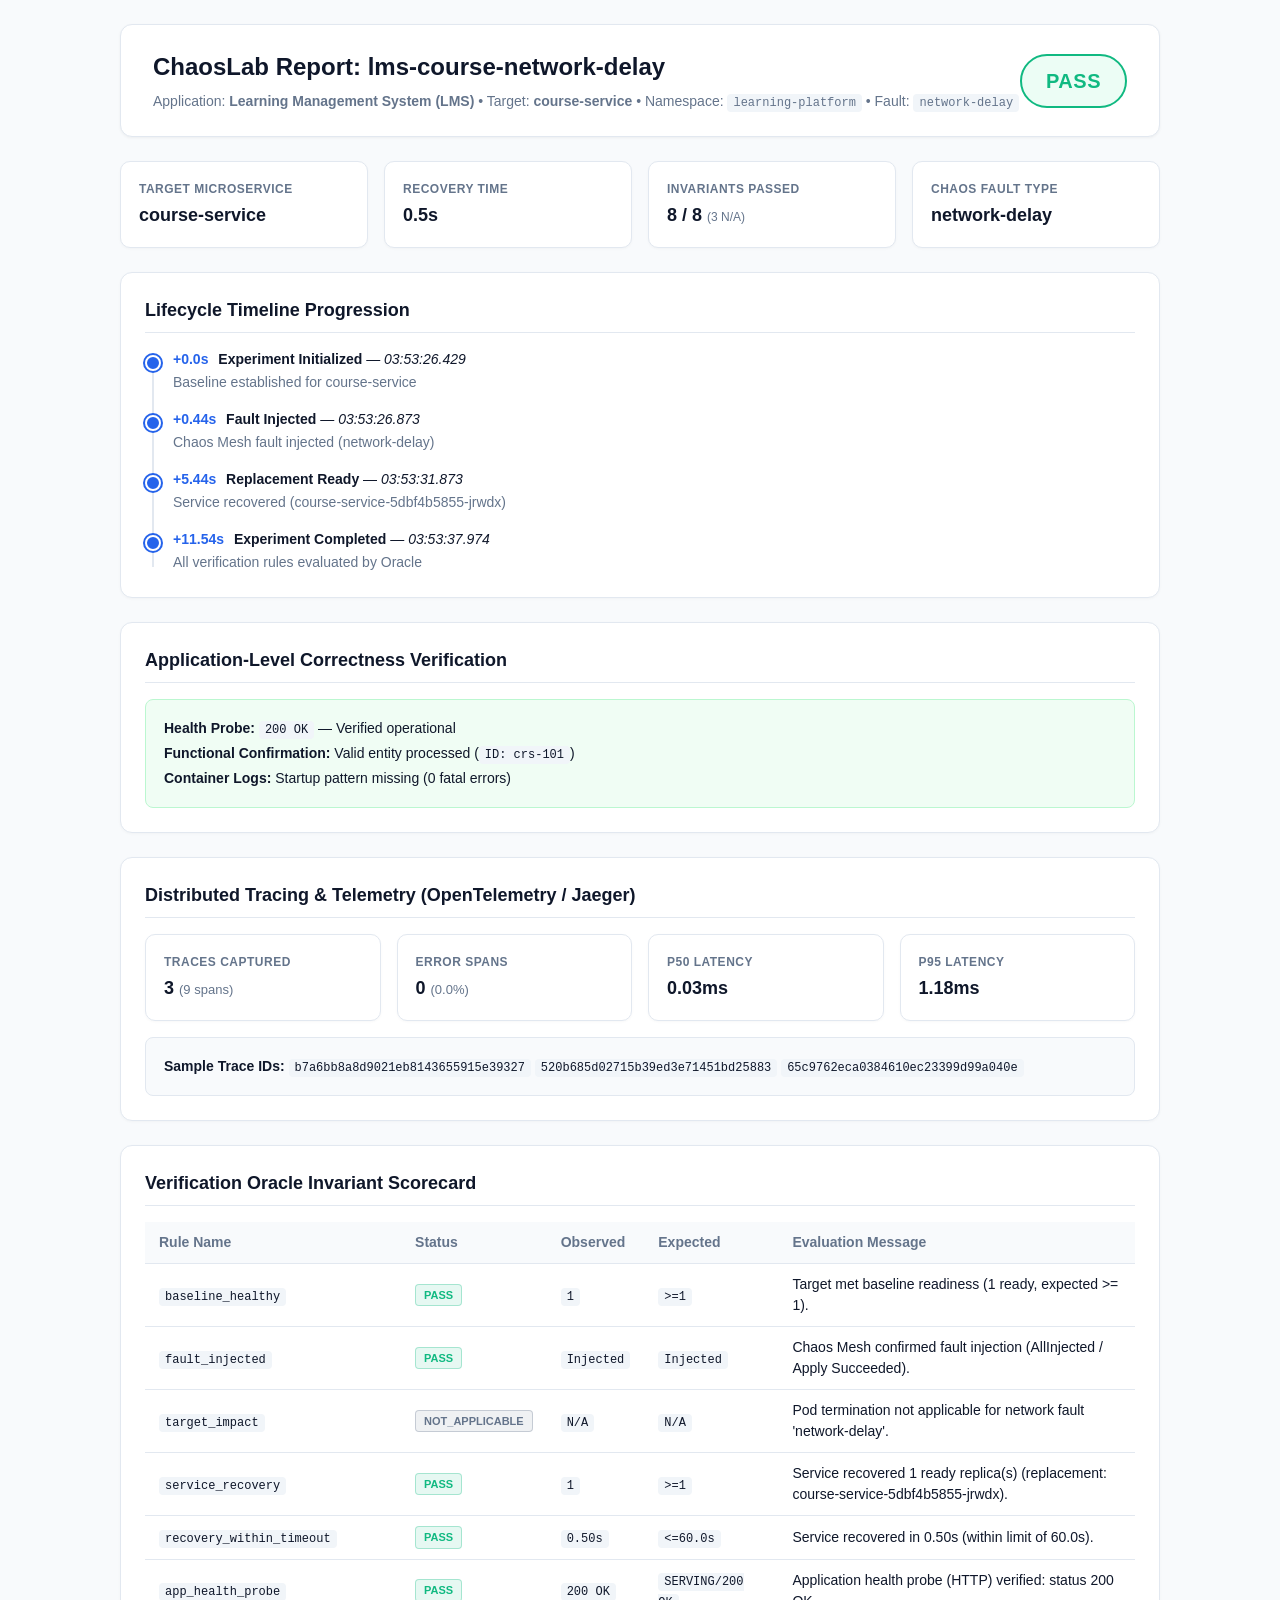
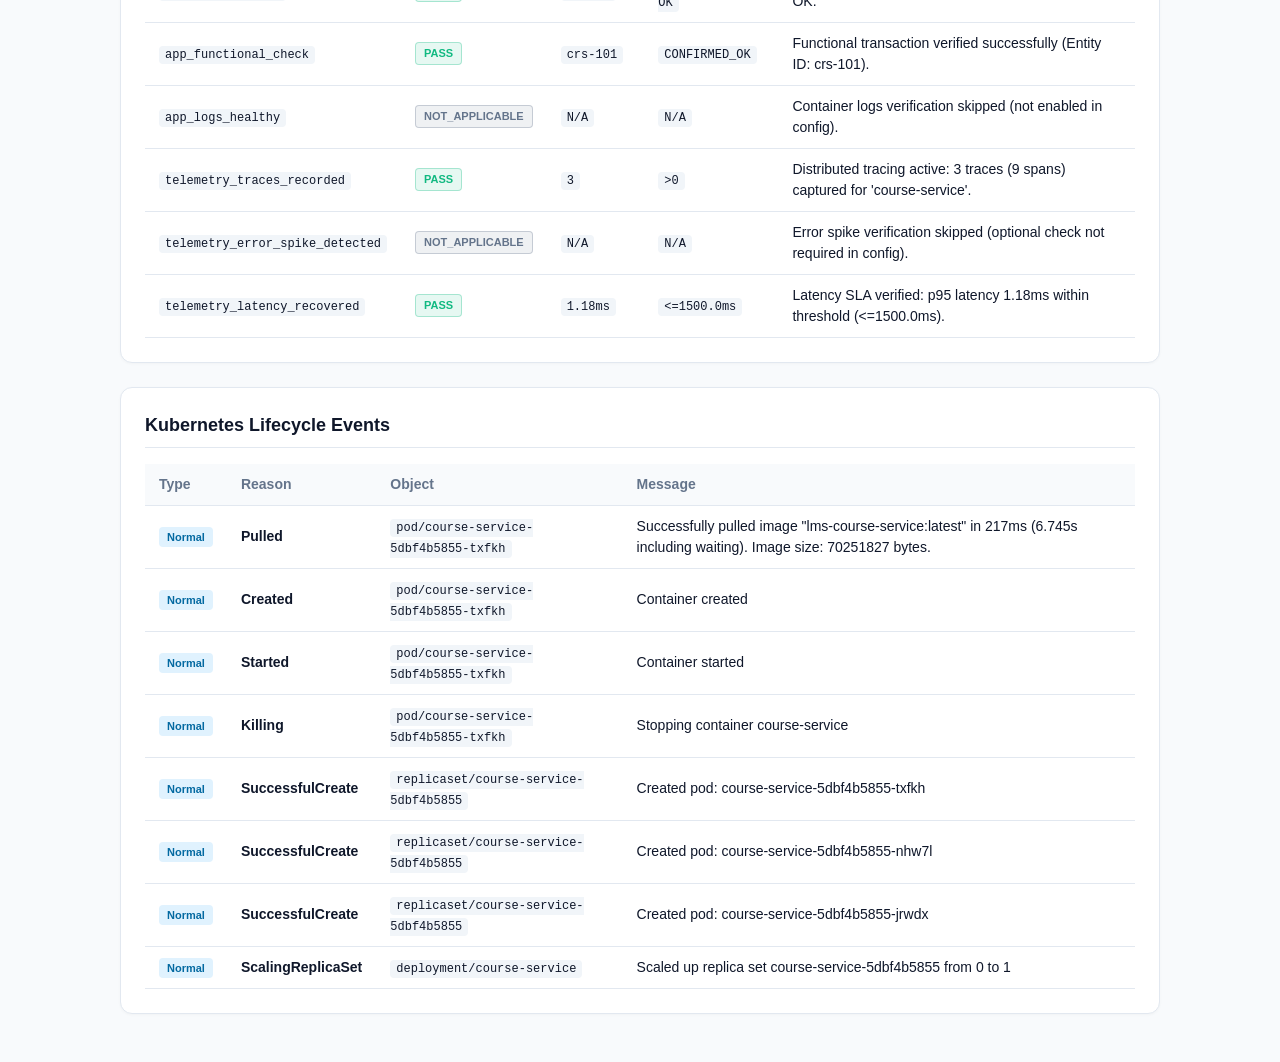
<file: chaoslab/reports/lms_course_network_delay_report.html>
<!DOCTYPE html>
<html lang="en">
<head>
    <meta charset="UTF-8">
    <meta name="viewport" content="width=device-width, initial-scale=1.0">
    <title>ChaosLab Report: lms-course-network-delay</title>
    <style>
        :root {
            --primary: #2563eb;
            --bg: #f8fafc;
            --card-bg: #ffffff;
            --text: #0f172a;
            --text-muted: #64748b;
            --border: #e2e8f0;
        }
        body {
            font-family: -apple-system, BlinkMacSystemFont, "Segoe UI", Roboto, Helvetica, Arial, sans-serif;
            background: var(--bg);
            color: var(--text);
            margin: 0;
            padding: 24px;
            line-height: 1.5;
        }
        .container {
            max-width: 1040px;
            margin: 0 auto;
        }
        .header {
            background: var(--card-bg);
            border: 1px solid var(--border);
            border-radius: 12px;
            padding: 24px 32px;
            display: flex;
            justify-content: space-between;
            align-items: center;
            margin-bottom: 24px;
            box-shadow: 0 1px 3px rgba(0,0,0,0.05);
        }
        .header-title h1 {
            margin: 0 0 6px 0;
            font-size: 24px;
        }
        .header-title p {
            margin: 0;
            color: var(--text-muted);
            font-size: 14px;
        }
        .verdict-badge {
            background: #ecfdf5;
            color: #10b981;
            border: 2px solid #10b981;
            padding: 10px 24px;
            border-radius: 9999px;
            font-weight: 700;
            font-size: 20px;
            letter-spacing: 0.5px;
        }
        .grid {
            display: grid;
            grid-template-columns: repeat(auto-fit, minmax(220px, 1fr));
            gap: 16px;
            margin-bottom: 24px;
        }
        .card {
            background: var(--card-bg);
            border: 1px solid var(--border);
            border-radius: 10px;
            padding: 18px;
            box-shadow: 0 1px 3px rgba(0,0,0,0.03);
        }
        .card h3 {
            margin: 0 0 4px 0;
            font-size: 12px;
            text-transform: uppercase;
            letter-spacing: 0.5px;
            color: var(--text-muted);
        }
        .card p {
            margin: 0;
            font-size: 18px;
            font-weight: 600;
        }
        .section {
            background: var(--card-bg);
            border: 1px solid var(--border);
            border-radius: 12px;
            padding: 24px;
            margin-bottom: 24px;
            box-shadow: 0 1px 3px rgba(0,0,0,0.03);
        }
        .section h2 {
            margin: 0 0 16px 0;
            font-size: 18px;
            border-bottom: 1px solid var(--border);
            padding-bottom: 8px;
        }
        .timeline {
            position: relative;
            padding-left: 28px;
        }
        .timeline::before {
            content: '';
            position: absolute;
            left: 7px;
            top: 6px;
            bottom: 6px;
            width: 2px;
            background: var(--border);
        }
        .timeline-item {
            position: relative;
            margin-bottom: 16px;
        }
        .timeline-item:last-child {
            margin-bottom: 0;
        }
        .timeline-dot {
            position: absolute;
            left: -28px;
            top: 6px;
            width: 12px;
            height: 12px;
            border-radius: 50%;
            background: var(--primary);
            border: 2px solid #ffffff;
            box-shadow: 0 0 0 2px var(--primary);
        }
        .timeline-content {
            font-size: 14px;
        }
        .timeline-offset {
            font-weight: 700;
            color: var(--primary);
            margin-right: 6px;
        }
        .timeline-content p {
            margin: 2px 0 0 0;
            color: var(--text-muted);
        }
        table {
            width: 100%;
            border-collapse: collapse;
            font-size: 14px;
        }
        th, td {
            text-align: left;
            padding: 10px 14px;
            border-bottom: 1px solid var(--border);
        }
        th {
            background: #f8fafc;
            font-weight: 600;
            color: var(--text-muted);
        }
        code {
            background: #f1f5f9;
            padding: 2px 6px;
            border-radius: 4px;
            font-family: monospace;
            font-size: 12px;
        }
        .badge {
            display: inline-block;
            padding: 2px 8px;
            border-radius: 4px;
            font-weight: 600;
            font-size: 11px;
        }
        .app-highlight {
            background: #f0fdf4;
            border: 1px solid #bbf7d0;
            border-radius: 8px;
            padding: 14px 18px;
            margin-top: 12px;
        }
        .app-highlight p {
            margin: 4px 0;
            font-size: 14px;
        }
    </style>
</head>
<body>
    <div class="container">
        <!-- Header -->
        <div class="header">
            <div class="header-title">
                <h1>ChaosLab Report: lms-course-network-delay</h1>
                <p>Application: <strong>Learning Management System (LMS)</strong> &bull; Target: <strong>course-service</strong> &bull; Namespace: <code>learning-platform</code> &bull; Fault: <code>network-delay</code></p>
            </div>
            <div class="verdict-badge">PASS</div>
        </div>

        <!-- Key Metrics Cards -->
        <div class="grid">
            <div class="card">
                <h3>Target Microservice</h3>
                <p>course-service</p>
            </div>
            <div class="card">
                <h3>Recovery Time</h3>
                <p>0.5s</p>
            </div>
            <div class="card">
                <h3>Invariants Passed</h3>
                <p>8 / 8 <span style="font-size:12px; font-weight:normal; color:var(--text-muted);">(3 N/A)</span></p>
            </div>
            <div class="card">
                <h3>Chaos Fault Type</h3>
                <p>network-delay</p>
            </div>
        </div>

        <!-- Timeline Section -->
        <div class="section">
            <h2>Lifecycle Timeline Progression</h2>
            <div class="timeline">
                
            <div class="timeline-item">
                <div class="timeline-dot"></div>
                <div class="timeline-content">
                    <span class="timeline-offset">+0.0s</span>
                    <strong>Experiment Initialized</strong> &mdash; <em>03:53:26.429</em>
                    <p>Baseline established for course-service</p>
                </div>
            </div>
            
            <div class="timeline-item">
                <div class="timeline-dot"></div>
                <div class="timeline-content">
                    <span class="timeline-offset">+0.44s</span>
                    <strong>Fault Injected</strong> &mdash; <em>03:53:26.873</em>
                    <p>Chaos Mesh fault injected (network-delay)</p>
                </div>
            </div>
            
            <div class="timeline-item">
                <div class="timeline-dot"></div>
                <div class="timeline-content">
                    <span class="timeline-offset">+5.44s</span>
                    <strong>Replacement Ready</strong> &mdash; <em>03:53:31.873</em>
                    <p>Service recovered (course-service-5dbf4b5855-jrwdx)</p>
                </div>
            </div>
            
            <div class="timeline-item">
                <div class="timeline-dot"></div>
                <div class="timeline-content">
                    <span class="timeline-offset">+11.54s</span>
                    <strong>Experiment Completed</strong> &mdash; <em>03:53:37.974</em>
                    <p>All verification rules evaluated by Oracle</p>
                </div>
            </div>
            
            </div>
        </div>

        <!-- App Details -->
        
        <div class="section">
            <h2>Application-Level Correctness Verification</h2>
            <div class="app-highlight">
                <p><strong>Health Probe:</strong> <code>200 OK</code> &mdash; Verified operational</p>
                <p><strong>Functional Confirmation:</strong> Valid entity processed (<code>ID: crs-101</code>)</p>
                <p><strong>Container Logs:</strong> Startup pattern missing (0 fatal errors)</p>
            </div>
        </div>
        

        <!-- Telemetry Section -->
        
            <div class="section">
                <h2>Distributed Tracing & Telemetry (OpenTelemetry / Jaeger)</h2>
                <div class="grid" style="margin-bottom: 16px;">
                    <div class="card">
                        <h3>Traces Captured</h3>
                        <p>3 <span style="font-size:13px; font-weight:normal; color:var(--text-muted);">(9 spans)</span></p>
                    </div>
                    <div class="card">
                        <h3>Error Spans</h3>
                        <p>0 <span style="font-size:13px; font-weight:normal; color:var(--text-muted);">(0.0%)</span></p>
                    </div>
                    <div class="card">
                        <h3>p50 Latency</h3>
                        <p>0.03ms</p>
                    </div>
                    <div class="card">
                        <h3>p95 Latency</h3>
                        <p>1.18ms</p>
                    </div>
                </div>
                <div class="app-highlight" style="background:#f8fafc; border-color:var(--border);">
                    <p><strong>Sample Trace IDs:</strong> <code>b7a6bb8a8d9021eb8143655915e39327</code> <code>520b685d02715b39ed3e71451bd25883</code> <code>65c9762eca0384610ec23399d99a040e</code></p>
                </div>
            </div>
            

        <!-- Oracle Scorecard -->
        <div class="section">
            <h2>Verification Oracle Invariant Scorecard</h2>
            <table>
                <thead>
                    <tr>
                        <th>Rule Name</th>
                        <th>Status</th>
                        <th>Observed</th>
                        <th>Expected</th>
                        <th>Evaluation Message</th>
                    </tr>
                </thead>
                <tbody>
                    
            <tr>
                <td><code>baseline_healthy</code></td>
                <td><span class="badge" style="background:#10b9811a; color:#10b981; border:1px solid #10b9814d;">PASS</span></td>
                <td><code>1</code></td>
                <td><code>>=1</code></td>
                <td>Target met baseline readiness (1 ready, expected >= 1).</td>
            </tr>
            
            <tr>
                <td><code>fault_injected</code></td>
                <td><span class="badge" style="background:#10b9811a; color:#10b981; border:1px solid #10b9814d;">PASS</span></td>
                <td><code>Injected</code></td>
                <td><code>Injected</code></td>
                <td>Chaos Mesh confirmed fault injection (AllInjected / Apply Succeeded).</td>
            </tr>
            
            <tr>
                <td><code>target_impact</code></td>
                <td><span class="badge" style="background:#64748b1a; color:#64748b; border:1px solid #64748b4d;">NOT_APPLICABLE</span></td>
                <td><code>N/A</code></td>
                <td><code>N/A</code></td>
                <td>Pod termination not applicable for network fault 'network-delay'.</td>
            </tr>
            
            <tr>
                <td><code>service_recovery</code></td>
                <td><span class="badge" style="background:#10b9811a; color:#10b981; border:1px solid #10b9814d;">PASS</span></td>
                <td><code>1</code></td>
                <td><code>>=1</code></td>
                <td>Service recovered 1 ready replica(s) (replacement: course-service-5dbf4b5855-jrwdx).</td>
            </tr>
            
            <tr>
                <td><code>recovery_within_timeout</code></td>
                <td><span class="badge" style="background:#10b9811a; color:#10b981; border:1px solid #10b9814d;">PASS</span></td>
                <td><code>0.50s</code></td>
                <td><code><=60.0s</code></td>
                <td>Service recovered in 0.50s (within limit of 60.0s).</td>
            </tr>
            
            <tr>
                <td><code>app_health_probe</code></td>
                <td><span class="badge" style="background:#10b9811a; color:#10b981; border:1px solid #10b9814d;">PASS</span></td>
                <td><code>200 OK</code></td>
                <td><code>SERVING/200 OK</code></td>
                <td>Application health probe (HTTP) verified: status 200 OK.</td>
            </tr>
            
            <tr>
                <td><code>app_functional_check</code></td>
                <td><span class="badge" style="background:#10b9811a; color:#10b981; border:1px solid #10b9814d;">PASS</span></td>
                <td><code>crs-101</code></td>
                <td><code>CONFIRMED_OK</code></td>
                <td>Functional transaction verified successfully (Entity ID: crs-101).</td>
            </tr>
            
            <tr>
                <td><code>app_logs_healthy</code></td>
                <td><span class="badge" style="background:#64748b1a; color:#64748b; border:1px solid #64748b4d;">NOT_APPLICABLE</span></td>
                <td><code>N/A</code></td>
                <td><code>N/A</code></td>
                <td>Container logs verification skipped (not enabled in config).</td>
            </tr>
            
            <tr>
                <td><code>telemetry_traces_recorded</code></td>
                <td><span class="badge" style="background:#10b9811a; color:#10b981; border:1px solid #10b9814d;">PASS</span></td>
                <td><code>3</code></td>
                <td><code>>0</code></td>
                <td>Distributed tracing active: 3 traces (9 spans) captured for 'course-service'.</td>
            </tr>
            
            <tr>
                <td><code>telemetry_error_spike_detected</code></td>
                <td><span class="badge" style="background:#64748b1a; color:#64748b; border:1px solid #64748b4d;">NOT_APPLICABLE</span></td>
                <td><code>N/A</code></td>
                <td><code>N/A</code></td>
                <td>Error spike verification skipped (optional check not required in config).</td>
            </tr>
            
            <tr>
                <td><code>telemetry_latency_recovered</code></td>
                <td><span class="badge" style="background:#10b9811a; color:#10b981; border:1px solid #10b9814d;">PASS</span></td>
                <td><code>1.18ms</code></td>
                <td><code><=1500.0ms</code></td>
                <td>Latency SLA verified: p95 latency 1.18ms within threshold (<=1500.0ms).</td>
            </tr>
            
                </tbody>
            </table>
        </div>

        <!-- K8s Events -->
        
        <div class="section">
            <h2>Kubernetes Lifecycle Events</h2>
            <table>
                <thead>
                    <tr>
                        <th>Type</th>
                        <th>Reason</th>
                        <th>Object</th>
                        <th>Message</th>
                    </tr>
                </thead>
                <tbody>
                    
            <tr>
                <td><span class="badge" style="background:#e0f2fe; color:#0369a1;">Normal</span></td>
                <td><strong>Pulled</strong></td>
                <td><code>pod/course-service-5dbf4b5855-txfkh</code></td>
                <td>Successfully pulled image "lms-course-service:latest" in 217ms (6.745s including waiting). Image size: 70251827 bytes.</td>
            </tr>
            
            <tr>
                <td><span class="badge" style="background:#e0f2fe; color:#0369a1;">Normal</span></td>
                <td><strong>Created</strong></td>
                <td><code>pod/course-service-5dbf4b5855-txfkh</code></td>
                <td>Container created</td>
            </tr>
            
            <tr>
                <td><span class="badge" style="background:#e0f2fe; color:#0369a1;">Normal</span></td>
                <td><strong>Started</strong></td>
                <td><code>pod/course-service-5dbf4b5855-txfkh</code></td>
                <td>Container started</td>
            </tr>
            
            <tr>
                <td><span class="badge" style="background:#e0f2fe; color:#0369a1;">Normal</span></td>
                <td><strong>Killing</strong></td>
                <td><code>pod/course-service-5dbf4b5855-txfkh</code></td>
                <td>Stopping container course-service</td>
            </tr>
            
            <tr>
                <td><span class="badge" style="background:#e0f2fe; color:#0369a1;">Normal</span></td>
                <td><strong>SuccessfulCreate</strong></td>
                <td><code>replicaset/course-service-5dbf4b5855</code></td>
                <td>Created pod: course-service-5dbf4b5855-txfkh</td>
            </tr>
            
            <tr>
                <td><span class="badge" style="background:#e0f2fe; color:#0369a1;">Normal</span></td>
                <td><strong>SuccessfulCreate</strong></td>
                <td><code>replicaset/course-service-5dbf4b5855</code></td>
                <td>Created pod: course-service-5dbf4b5855-nhw7l</td>
            </tr>
            
            <tr>
                <td><span class="badge" style="background:#e0f2fe; color:#0369a1;">Normal</span></td>
                <td><strong>SuccessfulCreate</strong></td>
                <td><code>replicaset/course-service-5dbf4b5855</code></td>
                <td>Created pod: course-service-5dbf4b5855-jrwdx</td>
            </tr>
            
            <tr>
                <td><span class="badge" style="background:#e0f2fe; color:#0369a1;">Normal</span></td>
                <td><strong>ScalingReplicaSet</strong></td>
                <td><code>deployment/course-service</code></td>
                <td>Scaled up replica set course-service-5dbf4b5855 from 0 to 1</td>
            </tr>
            
                </tbody>
            </table>
        </div>
        
    </div>
</body>
</html>
</file>
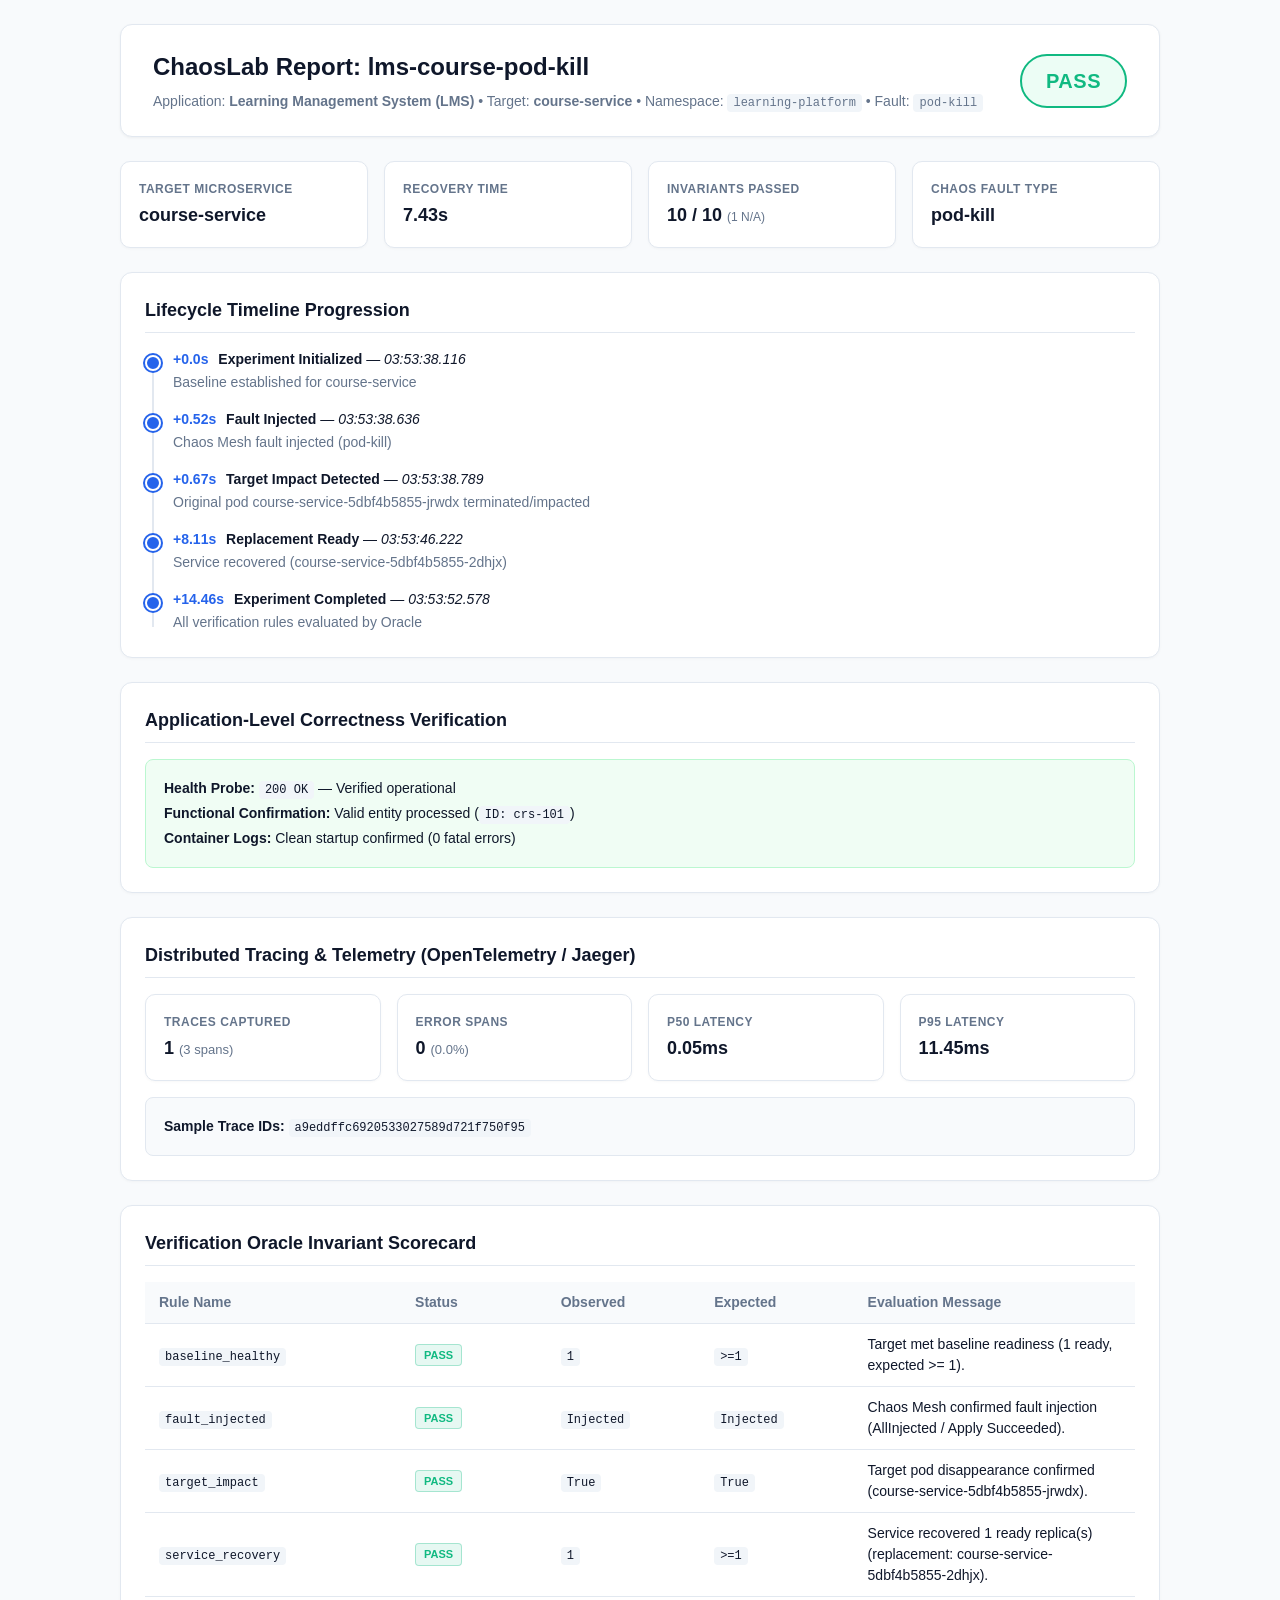
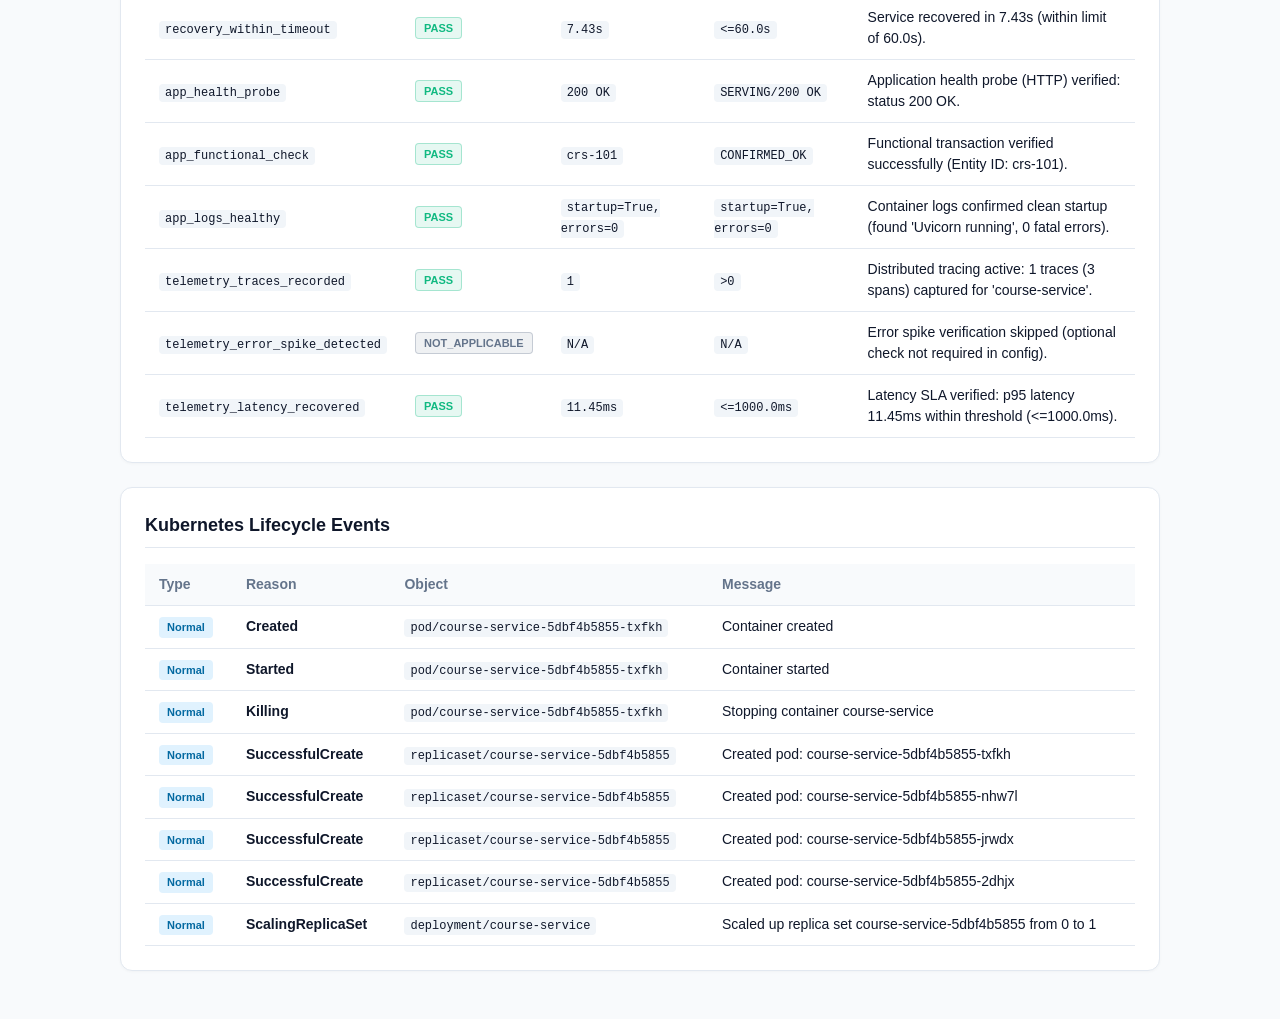
<file: chaoslab/reports/lms_course_pod_kill_report.html>
<!DOCTYPE html>
<html lang="en">
<head>
    <meta charset="UTF-8">
    <meta name="viewport" content="width=device-width, initial-scale=1.0">
    <title>ChaosLab Report: lms-course-pod-kill</title>
    <style>
        :root {
            --primary: #2563eb;
            --bg: #f8fafc;
            --card-bg: #ffffff;
            --text: #0f172a;
            --text-muted: #64748b;
            --border: #e2e8f0;
        }
        body {
            font-family: -apple-system, BlinkMacSystemFont, "Segoe UI", Roboto, Helvetica, Arial, sans-serif;
            background: var(--bg);
            color: var(--text);
            margin: 0;
            padding: 24px;
            line-height: 1.5;
        }
        .container {
            max-width: 1040px;
            margin: 0 auto;
        }
        .header {
            background: var(--card-bg);
            border: 1px solid var(--border);
            border-radius: 12px;
            padding: 24px 32px;
            display: flex;
            justify-content: space-between;
            align-items: center;
            margin-bottom: 24px;
            box-shadow: 0 1px 3px rgba(0,0,0,0.05);
        }
        .header-title h1 {
            margin: 0 0 6px 0;
            font-size: 24px;
        }
        .header-title p {
            margin: 0;
            color: var(--text-muted);
            font-size: 14px;
        }
        .verdict-badge {
            background: #ecfdf5;
            color: #10b981;
            border: 2px solid #10b981;
            padding: 10px 24px;
            border-radius: 9999px;
            font-weight: 700;
            font-size: 20px;
            letter-spacing: 0.5px;
        }
        .grid {
            display: grid;
            grid-template-columns: repeat(auto-fit, minmax(220px, 1fr));
            gap: 16px;
            margin-bottom: 24px;
        }
        .card {
            background: var(--card-bg);
            border: 1px solid var(--border);
            border-radius: 10px;
            padding: 18px;
            box-shadow: 0 1px 3px rgba(0,0,0,0.03);
        }
        .card h3 {
            margin: 0 0 4px 0;
            font-size: 12px;
            text-transform: uppercase;
            letter-spacing: 0.5px;
            color: var(--text-muted);
        }
        .card p {
            margin: 0;
            font-size: 18px;
            font-weight: 600;
        }
        .section {
            background: var(--card-bg);
            border: 1px solid var(--border);
            border-radius: 12px;
            padding: 24px;
            margin-bottom: 24px;
            box-shadow: 0 1px 3px rgba(0,0,0,0.03);
        }
        .section h2 {
            margin: 0 0 16px 0;
            font-size: 18px;
            border-bottom: 1px solid var(--border);
            padding-bottom: 8px;
        }
        .timeline {
            position: relative;
            padding-left: 28px;
        }
        .timeline::before {
            content: '';
            position: absolute;
            left: 7px;
            top: 6px;
            bottom: 6px;
            width: 2px;
            background: var(--border);
        }
        .timeline-item {
            position: relative;
            margin-bottom: 16px;
        }
        .timeline-item:last-child {
            margin-bottom: 0;
        }
        .timeline-dot {
            position: absolute;
            left: -28px;
            top: 6px;
            width: 12px;
            height: 12px;
            border-radius: 50%;
            background: var(--primary);
            border: 2px solid #ffffff;
            box-shadow: 0 0 0 2px var(--primary);
        }
        .timeline-content {
            font-size: 14px;
        }
        .timeline-offset {
            font-weight: 700;
            color: var(--primary);
            margin-right: 6px;
        }
        .timeline-content p {
            margin: 2px 0 0 0;
            color: var(--text-muted);
        }
        table {
            width: 100%;
            border-collapse: collapse;
            font-size: 14px;
        }
        th, td {
            text-align: left;
            padding: 10px 14px;
            border-bottom: 1px solid var(--border);
        }
        th {
            background: #f8fafc;
            font-weight: 600;
            color: var(--text-muted);
        }
        code {
            background: #f1f5f9;
            padding: 2px 6px;
            border-radius: 4px;
            font-family: monospace;
            font-size: 12px;
        }
        .badge {
            display: inline-block;
            padding: 2px 8px;
            border-radius: 4px;
            font-weight: 600;
            font-size: 11px;
        }
        .app-highlight {
            background: #f0fdf4;
            border: 1px solid #bbf7d0;
            border-radius: 8px;
            padding: 14px 18px;
            margin-top: 12px;
        }
        .app-highlight p {
            margin: 4px 0;
            font-size: 14px;
        }
    </style>
</head>
<body>
    <div class="container">
        <!-- Header -->
        <div class="header">
            <div class="header-title">
                <h1>ChaosLab Report: lms-course-pod-kill</h1>
                <p>Application: <strong>Learning Management System (LMS)</strong> &bull; Target: <strong>course-service</strong> &bull; Namespace: <code>learning-platform</code> &bull; Fault: <code>pod-kill</code></p>
            </div>
            <div class="verdict-badge">PASS</div>
        </div>

        <!-- Key Metrics Cards -->
        <div class="grid">
            <div class="card">
                <h3>Target Microservice</h3>
                <p>course-service</p>
            </div>
            <div class="card">
                <h3>Recovery Time</h3>
                <p>7.43s</p>
            </div>
            <div class="card">
                <h3>Invariants Passed</h3>
                <p>10 / 10 <span style="font-size:12px; font-weight:normal; color:var(--text-muted);">(1 N/A)</span></p>
            </div>
            <div class="card">
                <h3>Chaos Fault Type</h3>
                <p>pod-kill</p>
            </div>
        </div>

        <!-- Timeline Section -->
        <div class="section">
            <h2>Lifecycle Timeline Progression</h2>
            <div class="timeline">
                
            <div class="timeline-item">
                <div class="timeline-dot"></div>
                <div class="timeline-content">
                    <span class="timeline-offset">+0.0s</span>
                    <strong>Experiment Initialized</strong> &mdash; <em>03:53:38.116</em>
                    <p>Baseline established for course-service</p>
                </div>
            </div>
            
            <div class="timeline-item">
                <div class="timeline-dot"></div>
                <div class="timeline-content">
                    <span class="timeline-offset">+0.52s</span>
                    <strong>Fault Injected</strong> &mdash; <em>03:53:38.636</em>
                    <p>Chaos Mesh fault injected (pod-kill)</p>
                </div>
            </div>
            
            <div class="timeline-item">
                <div class="timeline-dot"></div>
                <div class="timeline-content">
                    <span class="timeline-offset">+0.67s</span>
                    <strong>Target Impact Detected</strong> &mdash; <em>03:53:38.789</em>
                    <p>Original pod course-service-5dbf4b5855-jrwdx terminated/impacted</p>
                </div>
            </div>
            
            <div class="timeline-item">
                <div class="timeline-dot"></div>
                <div class="timeline-content">
                    <span class="timeline-offset">+8.11s</span>
                    <strong>Replacement Ready</strong> &mdash; <em>03:53:46.222</em>
                    <p>Service recovered (course-service-5dbf4b5855-2dhjx)</p>
                </div>
            </div>
            
            <div class="timeline-item">
                <div class="timeline-dot"></div>
                <div class="timeline-content">
                    <span class="timeline-offset">+14.46s</span>
                    <strong>Experiment Completed</strong> &mdash; <em>03:53:52.578</em>
                    <p>All verification rules evaluated by Oracle</p>
                </div>
            </div>
            
            </div>
        </div>

        <!-- App Details -->
        
        <div class="section">
            <h2>Application-Level Correctness Verification</h2>
            <div class="app-highlight">
                <p><strong>Health Probe:</strong> <code>200 OK</code> &mdash; Verified operational</p>
                <p><strong>Functional Confirmation:</strong> Valid entity processed (<code>ID: crs-101</code>)</p>
                <p><strong>Container Logs:</strong> Clean startup confirmed (0 fatal errors)</p>
            </div>
        </div>
        

        <!-- Telemetry Section -->
        
            <div class="section">
                <h2>Distributed Tracing & Telemetry (OpenTelemetry / Jaeger)</h2>
                <div class="grid" style="margin-bottom: 16px;">
                    <div class="card">
                        <h3>Traces Captured</h3>
                        <p>1 <span style="font-size:13px; font-weight:normal; color:var(--text-muted);">(3 spans)</span></p>
                    </div>
                    <div class="card">
                        <h3>Error Spans</h3>
                        <p>0 <span style="font-size:13px; font-weight:normal; color:var(--text-muted);">(0.0%)</span></p>
                    </div>
                    <div class="card">
                        <h3>p50 Latency</h3>
                        <p>0.05ms</p>
                    </div>
                    <div class="card">
                        <h3>p95 Latency</h3>
                        <p>11.45ms</p>
                    </div>
                </div>
                <div class="app-highlight" style="background:#f8fafc; border-color:var(--border);">
                    <p><strong>Sample Trace IDs:</strong> <code>a9eddffc6920533027589d721f750f95</code></p>
                </div>
            </div>
            

        <!-- Oracle Scorecard -->
        <div class="section">
            <h2>Verification Oracle Invariant Scorecard</h2>
            <table>
                <thead>
                    <tr>
                        <th>Rule Name</th>
                        <th>Status</th>
                        <th>Observed</th>
                        <th>Expected</th>
                        <th>Evaluation Message</th>
                    </tr>
                </thead>
                <tbody>
                    
            <tr>
                <td><code>baseline_healthy</code></td>
                <td><span class="badge" style="background:#10b9811a; color:#10b981; border:1px solid #10b9814d;">PASS</span></td>
                <td><code>1</code></td>
                <td><code>>=1</code></td>
                <td>Target met baseline readiness (1 ready, expected >= 1).</td>
            </tr>
            
            <tr>
                <td><code>fault_injected</code></td>
                <td><span class="badge" style="background:#10b9811a; color:#10b981; border:1px solid #10b9814d;">PASS</span></td>
                <td><code>Injected</code></td>
                <td><code>Injected</code></td>
                <td>Chaos Mesh confirmed fault injection (AllInjected / Apply Succeeded).</td>
            </tr>
            
            <tr>
                <td><code>target_impact</code></td>
                <td><span class="badge" style="background:#10b9811a; color:#10b981; border:1px solid #10b9814d;">PASS</span></td>
                <td><code>True</code></td>
                <td><code>True</code></td>
                <td>Target pod disappearance confirmed (course-service-5dbf4b5855-jrwdx).</td>
            </tr>
            
            <tr>
                <td><code>service_recovery</code></td>
                <td><span class="badge" style="background:#10b9811a; color:#10b981; border:1px solid #10b9814d;">PASS</span></td>
                <td><code>1</code></td>
                <td><code>>=1</code></td>
                <td>Service recovered 1 ready replica(s) (replacement: course-service-5dbf4b5855-2dhjx).</td>
            </tr>
            
            <tr>
                <td><code>recovery_within_timeout</code></td>
                <td><span class="badge" style="background:#10b9811a; color:#10b981; border:1px solid #10b9814d;">PASS</span></td>
                <td><code>7.43s</code></td>
                <td><code><=60.0s</code></td>
                <td>Service recovered in 7.43s (within limit of 60.0s).</td>
            </tr>
            
            <tr>
                <td><code>app_health_probe</code></td>
                <td><span class="badge" style="background:#10b9811a; color:#10b981; border:1px solid #10b9814d;">PASS</span></td>
                <td><code>200 OK</code></td>
                <td><code>SERVING/200 OK</code></td>
                <td>Application health probe (HTTP) verified: status 200 OK.</td>
            </tr>
            
            <tr>
                <td><code>app_functional_check</code></td>
                <td><span class="badge" style="background:#10b9811a; color:#10b981; border:1px solid #10b9814d;">PASS</span></td>
                <td><code>crs-101</code></td>
                <td><code>CONFIRMED_OK</code></td>
                <td>Functional transaction verified successfully (Entity ID: crs-101).</td>
            </tr>
            
            <tr>
                <td><code>app_logs_healthy</code></td>
                <td><span class="badge" style="background:#10b9811a; color:#10b981; border:1px solid #10b9814d;">PASS</span></td>
                <td><code>startup=True, errors=0</code></td>
                <td><code>startup=True, errors=0</code></td>
                <td>Container logs confirmed clean startup (found 'Uvicorn running', 0 fatal errors).</td>
            </tr>
            
            <tr>
                <td><code>telemetry_traces_recorded</code></td>
                <td><span class="badge" style="background:#10b9811a; color:#10b981; border:1px solid #10b9814d;">PASS</span></td>
                <td><code>1</code></td>
                <td><code>>0</code></td>
                <td>Distributed tracing active: 1 traces (3 spans) captured for 'course-service'.</td>
            </tr>
            
            <tr>
                <td><code>telemetry_error_spike_detected</code></td>
                <td><span class="badge" style="background:#64748b1a; color:#64748b; border:1px solid #64748b4d;">NOT_APPLICABLE</span></td>
                <td><code>N/A</code></td>
                <td><code>N/A</code></td>
                <td>Error spike verification skipped (optional check not required in config).</td>
            </tr>
            
            <tr>
                <td><code>telemetry_latency_recovered</code></td>
                <td><span class="badge" style="background:#10b9811a; color:#10b981; border:1px solid #10b9814d;">PASS</span></td>
                <td><code>11.45ms</code></td>
                <td><code><=1000.0ms</code></td>
                <td>Latency SLA verified: p95 latency 11.45ms within threshold (<=1000.0ms).</td>
            </tr>
            
                </tbody>
            </table>
        </div>

        <!-- K8s Events -->
        
        <div class="section">
            <h2>Kubernetes Lifecycle Events</h2>
            <table>
                <thead>
                    <tr>
                        <th>Type</th>
                        <th>Reason</th>
                        <th>Object</th>
                        <th>Message</th>
                    </tr>
                </thead>
                <tbody>
                    
            <tr>
                <td><span class="badge" style="background:#e0f2fe; color:#0369a1;">Normal</span></td>
                <td><strong>Created</strong></td>
                <td><code>pod/course-service-5dbf4b5855-txfkh</code></td>
                <td>Container created</td>
            </tr>
            
            <tr>
                <td><span class="badge" style="background:#e0f2fe; color:#0369a1;">Normal</span></td>
                <td><strong>Started</strong></td>
                <td><code>pod/course-service-5dbf4b5855-txfkh</code></td>
                <td>Container started</td>
            </tr>
            
            <tr>
                <td><span class="badge" style="background:#e0f2fe; color:#0369a1;">Normal</span></td>
                <td><strong>Killing</strong></td>
                <td><code>pod/course-service-5dbf4b5855-txfkh</code></td>
                <td>Stopping container course-service</td>
            </tr>
            
            <tr>
                <td><span class="badge" style="background:#e0f2fe; color:#0369a1;">Normal</span></td>
                <td><strong>SuccessfulCreate</strong></td>
                <td><code>replicaset/course-service-5dbf4b5855</code></td>
                <td>Created pod: course-service-5dbf4b5855-txfkh</td>
            </tr>
            
            <tr>
                <td><span class="badge" style="background:#e0f2fe; color:#0369a1;">Normal</span></td>
                <td><strong>SuccessfulCreate</strong></td>
                <td><code>replicaset/course-service-5dbf4b5855</code></td>
                <td>Created pod: course-service-5dbf4b5855-nhw7l</td>
            </tr>
            
            <tr>
                <td><span class="badge" style="background:#e0f2fe; color:#0369a1;">Normal</span></td>
                <td><strong>SuccessfulCreate</strong></td>
                <td><code>replicaset/course-service-5dbf4b5855</code></td>
                <td>Created pod: course-service-5dbf4b5855-jrwdx</td>
            </tr>
            
            <tr>
                <td><span class="badge" style="background:#e0f2fe; color:#0369a1;">Normal</span></td>
                <td><strong>SuccessfulCreate</strong></td>
                <td><code>replicaset/course-service-5dbf4b5855</code></td>
                <td>Created pod: course-service-5dbf4b5855-2dhjx</td>
            </tr>
            
            <tr>
                <td><span class="badge" style="background:#e0f2fe; color:#0369a1;">Normal</span></td>
                <td><strong>ScalingReplicaSet</strong></td>
                <td><code>deployment/course-service</code></td>
                <td>Scaled up replica set course-service-5dbf4b5855 from 0 to 1</td>
            </tr>
            
                </tbody>
            </table>
        </div>
        
    </div>
</body>
</html>
</file>
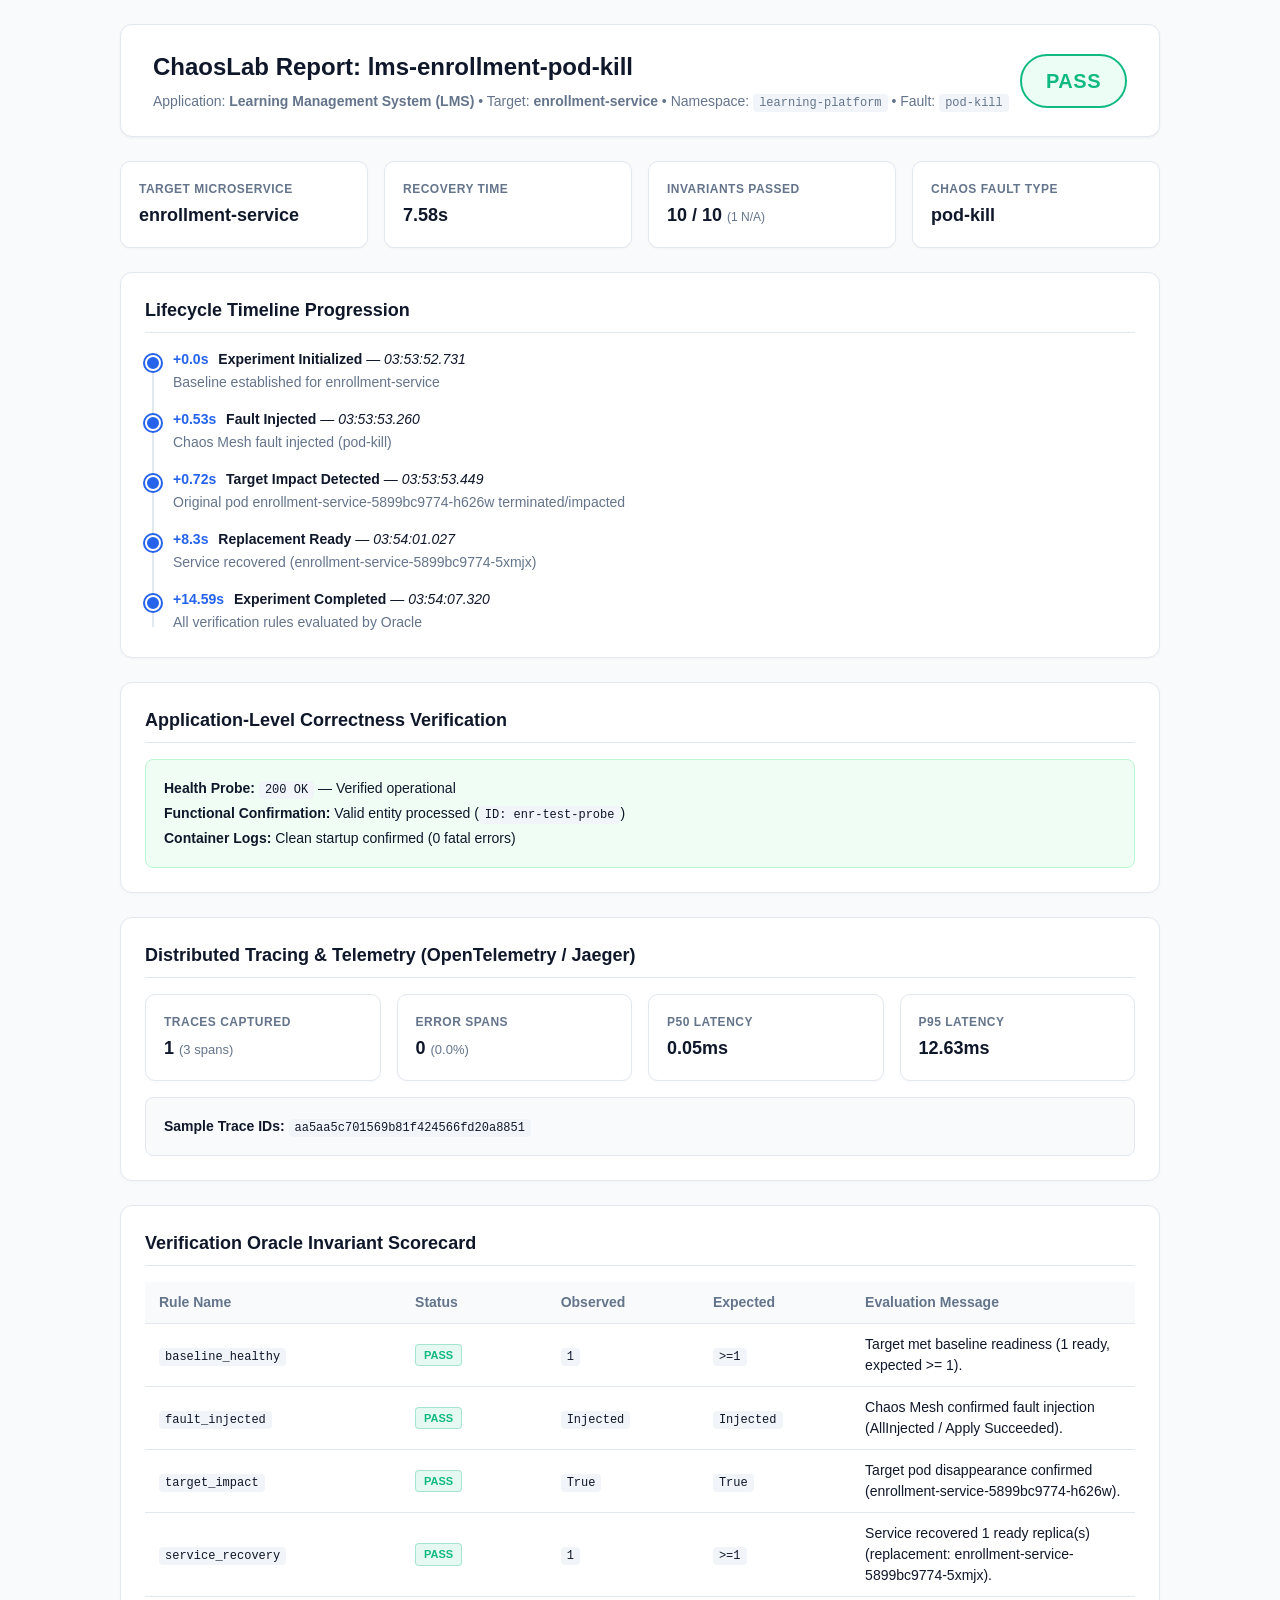
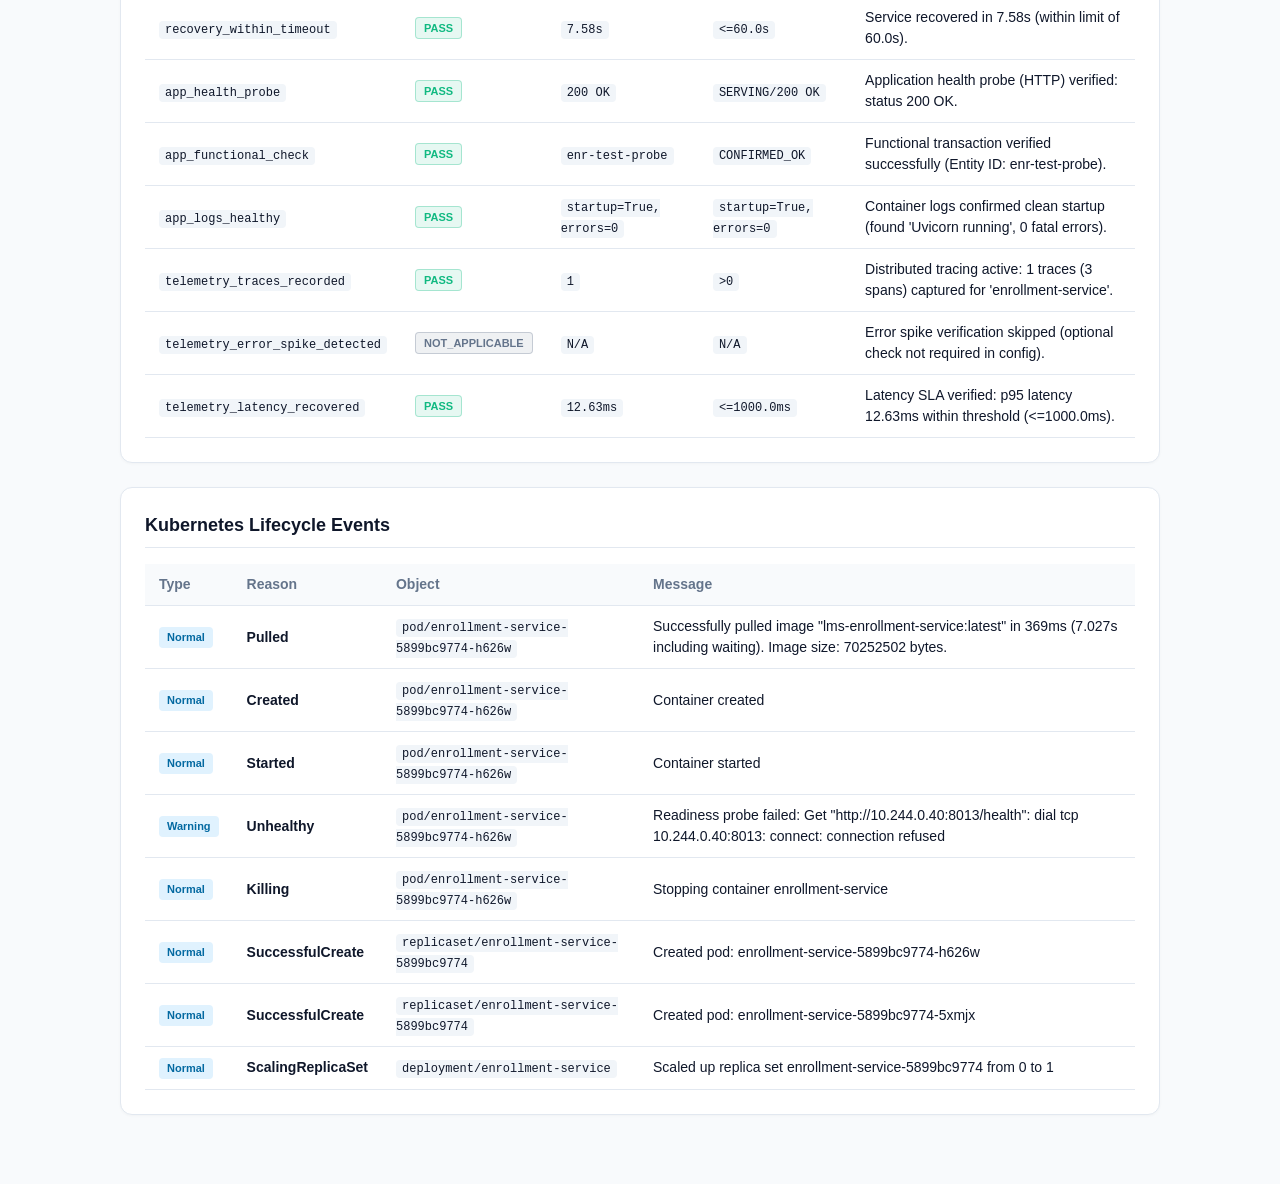
<file: chaoslab/reports/lms_enrollment_pod_kill_report.html>
<!DOCTYPE html>
<html lang="en">
<head>
    <meta charset="UTF-8">
    <meta name="viewport" content="width=device-width, initial-scale=1.0">
    <title>ChaosLab Report: lms-enrollment-pod-kill</title>
    <style>
        :root {
            --primary: #2563eb;
            --bg: #f8fafc;
            --card-bg: #ffffff;
            --text: #0f172a;
            --text-muted: #64748b;
            --border: #e2e8f0;
        }
        body {
            font-family: -apple-system, BlinkMacSystemFont, "Segoe UI", Roboto, Helvetica, Arial, sans-serif;
            background: var(--bg);
            color: var(--text);
            margin: 0;
            padding: 24px;
            line-height: 1.5;
        }
        .container {
            max-width: 1040px;
            margin: 0 auto;
        }
        .header {
            background: var(--card-bg);
            border: 1px solid var(--border);
            border-radius: 12px;
            padding: 24px 32px;
            display: flex;
            justify-content: space-between;
            align-items: center;
            margin-bottom: 24px;
            box-shadow: 0 1px 3px rgba(0,0,0,0.05);
        }
        .header-title h1 {
            margin: 0 0 6px 0;
            font-size: 24px;
        }
        .header-title p {
            margin: 0;
            color: var(--text-muted);
            font-size: 14px;
        }
        .verdict-badge {
            background: #ecfdf5;
            color: #10b981;
            border: 2px solid #10b981;
            padding: 10px 24px;
            border-radius: 9999px;
            font-weight: 700;
            font-size: 20px;
            letter-spacing: 0.5px;
        }
        .grid {
            display: grid;
            grid-template-columns: repeat(auto-fit, minmax(220px, 1fr));
            gap: 16px;
            margin-bottom: 24px;
        }
        .card {
            background: var(--card-bg);
            border: 1px solid var(--border);
            border-radius: 10px;
            padding: 18px;
            box-shadow: 0 1px 3px rgba(0,0,0,0.03);
        }
        .card h3 {
            margin: 0 0 4px 0;
            font-size: 12px;
            text-transform: uppercase;
            letter-spacing: 0.5px;
            color: var(--text-muted);
        }
        .card p {
            margin: 0;
            font-size: 18px;
            font-weight: 600;
        }
        .section {
            background: var(--card-bg);
            border: 1px solid var(--border);
            border-radius: 12px;
            padding: 24px;
            margin-bottom: 24px;
            box-shadow: 0 1px 3px rgba(0,0,0,0.03);
        }
        .section h2 {
            margin: 0 0 16px 0;
            font-size: 18px;
            border-bottom: 1px solid var(--border);
            padding-bottom: 8px;
        }
        .timeline {
            position: relative;
            padding-left: 28px;
        }
        .timeline::before {
            content: '';
            position: absolute;
            left: 7px;
            top: 6px;
            bottom: 6px;
            width: 2px;
            background: var(--border);
        }
        .timeline-item {
            position: relative;
            margin-bottom: 16px;
        }
        .timeline-item:last-child {
            margin-bottom: 0;
        }
        .timeline-dot {
            position: absolute;
            left: -28px;
            top: 6px;
            width: 12px;
            height: 12px;
            border-radius: 50%;
            background: var(--primary);
            border: 2px solid #ffffff;
            box-shadow: 0 0 0 2px var(--primary);
        }
        .timeline-content {
            font-size: 14px;
        }
        .timeline-offset {
            font-weight: 700;
            color: var(--primary);
            margin-right: 6px;
        }
        .timeline-content p {
            margin: 2px 0 0 0;
            color: var(--text-muted);
        }
        table {
            width: 100%;
            border-collapse: collapse;
            font-size: 14px;
        }
        th, td {
            text-align: left;
            padding: 10px 14px;
            border-bottom: 1px solid var(--border);
        }
        th {
            background: #f8fafc;
            font-weight: 600;
            color: var(--text-muted);
        }
        code {
            background: #f1f5f9;
            padding: 2px 6px;
            border-radius: 4px;
            font-family: monospace;
            font-size: 12px;
        }
        .badge {
            display: inline-block;
            padding: 2px 8px;
            border-radius: 4px;
            font-weight: 600;
            font-size: 11px;
        }
        .app-highlight {
            background: #f0fdf4;
            border: 1px solid #bbf7d0;
            border-radius: 8px;
            padding: 14px 18px;
            margin-top: 12px;
        }
        .app-highlight p {
            margin: 4px 0;
            font-size: 14px;
        }
    </style>
</head>
<body>
    <div class="container">
        <!-- Header -->
        <div class="header">
            <div class="header-title">
                <h1>ChaosLab Report: lms-enrollment-pod-kill</h1>
                <p>Application: <strong>Learning Management System (LMS)</strong> &bull; Target: <strong>enrollment-service</strong> &bull; Namespace: <code>learning-platform</code> &bull; Fault: <code>pod-kill</code></p>
            </div>
            <div class="verdict-badge">PASS</div>
        </div>

        <!-- Key Metrics Cards -->
        <div class="grid">
            <div class="card">
                <h3>Target Microservice</h3>
                <p>enrollment-service</p>
            </div>
            <div class="card">
                <h3>Recovery Time</h3>
                <p>7.58s</p>
            </div>
            <div class="card">
                <h3>Invariants Passed</h3>
                <p>10 / 10 <span style="font-size:12px; font-weight:normal; color:var(--text-muted);">(1 N/A)</span></p>
            </div>
            <div class="card">
                <h3>Chaos Fault Type</h3>
                <p>pod-kill</p>
            </div>
        </div>

        <!-- Timeline Section -->
        <div class="section">
            <h2>Lifecycle Timeline Progression</h2>
            <div class="timeline">
                
            <div class="timeline-item">
                <div class="timeline-dot"></div>
                <div class="timeline-content">
                    <span class="timeline-offset">+0.0s</span>
                    <strong>Experiment Initialized</strong> &mdash; <em>03:53:52.731</em>
                    <p>Baseline established for enrollment-service</p>
                </div>
            </div>
            
            <div class="timeline-item">
                <div class="timeline-dot"></div>
                <div class="timeline-content">
                    <span class="timeline-offset">+0.53s</span>
                    <strong>Fault Injected</strong> &mdash; <em>03:53:53.260</em>
                    <p>Chaos Mesh fault injected (pod-kill)</p>
                </div>
            </div>
            
            <div class="timeline-item">
                <div class="timeline-dot"></div>
                <div class="timeline-content">
                    <span class="timeline-offset">+0.72s</span>
                    <strong>Target Impact Detected</strong> &mdash; <em>03:53:53.449</em>
                    <p>Original pod enrollment-service-5899bc9774-h626w terminated/impacted</p>
                </div>
            </div>
            
            <div class="timeline-item">
                <div class="timeline-dot"></div>
                <div class="timeline-content">
                    <span class="timeline-offset">+8.3s</span>
                    <strong>Replacement Ready</strong> &mdash; <em>03:54:01.027</em>
                    <p>Service recovered (enrollment-service-5899bc9774-5xmjx)</p>
                </div>
            </div>
            
            <div class="timeline-item">
                <div class="timeline-dot"></div>
                <div class="timeline-content">
                    <span class="timeline-offset">+14.59s</span>
                    <strong>Experiment Completed</strong> &mdash; <em>03:54:07.320</em>
                    <p>All verification rules evaluated by Oracle</p>
                </div>
            </div>
            
            </div>
        </div>

        <!-- App Details -->
        
        <div class="section">
            <h2>Application-Level Correctness Verification</h2>
            <div class="app-highlight">
                <p><strong>Health Probe:</strong> <code>200 OK</code> &mdash; Verified operational</p>
                <p><strong>Functional Confirmation:</strong> Valid entity processed (<code>ID: enr-test-probe</code>)</p>
                <p><strong>Container Logs:</strong> Clean startup confirmed (0 fatal errors)</p>
            </div>
        </div>
        

        <!-- Telemetry Section -->
        
            <div class="section">
                <h2>Distributed Tracing & Telemetry (OpenTelemetry / Jaeger)</h2>
                <div class="grid" style="margin-bottom: 16px;">
                    <div class="card">
                        <h3>Traces Captured</h3>
                        <p>1 <span style="font-size:13px; font-weight:normal; color:var(--text-muted);">(3 spans)</span></p>
                    </div>
                    <div class="card">
                        <h3>Error Spans</h3>
                        <p>0 <span style="font-size:13px; font-weight:normal; color:var(--text-muted);">(0.0%)</span></p>
                    </div>
                    <div class="card">
                        <h3>p50 Latency</h3>
                        <p>0.05ms</p>
                    </div>
                    <div class="card">
                        <h3>p95 Latency</h3>
                        <p>12.63ms</p>
                    </div>
                </div>
                <div class="app-highlight" style="background:#f8fafc; border-color:var(--border);">
                    <p><strong>Sample Trace IDs:</strong> <code>aa5aa5c701569b81f424566fd20a8851</code></p>
                </div>
            </div>
            

        <!-- Oracle Scorecard -->
        <div class="section">
            <h2>Verification Oracle Invariant Scorecard</h2>
            <table>
                <thead>
                    <tr>
                        <th>Rule Name</th>
                        <th>Status</th>
                        <th>Observed</th>
                        <th>Expected</th>
                        <th>Evaluation Message</th>
                    </tr>
                </thead>
                <tbody>
                    
            <tr>
                <td><code>baseline_healthy</code></td>
                <td><span class="badge" style="background:#10b9811a; color:#10b981; border:1px solid #10b9814d;">PASS</span></td>
                <td><code>1</code></td>
                <td><code>>=1</code></td>
                <td>Target met baseline readiness (1 ready, expected >= 1).</td>
            </tr>
            
            <tr>
                <td><code>fault_injected</code></td>
                <td><span class="badge" style="background:#10b9811a; color:#10b981; border:1px solid #10b9814d;">PASS</span></td>
                <td><code>Injected</code></td>
                <td><code>Injected</code></td>
                <td>Chaos Mesh confirmed fault injection (AllInjected / Apply Succeeded).</td>
            </tr>
            
            <tr>
                <td><code>target_impact</code></td>
                <td><span class="badge" style="background:#10b9811a; color:#10b981; border:1px solid #10b9814d;">PASS</span></td>
                <td><code>True</code></td>
                <td><code>True</code></td>
                <td>Target pod disappearance confirmed (enrollment-service-5899bc9774-h626w).</td>
            </tr>
            
            <tr>
                <td><code>service_recovery</code></td>
                <td><span class="badge" style="background:#10b9811a; color:#10b981; border:1px solid #10b9814d;">PASS</span></td>
                <td><code>1</code></td>
                <td><code>>=1</code></td>
                <td>Service recovered 1 ready replica(s) (replacement: enrollment-service-5899bc9774-5xmjx).</td>
            </tr>
            
            <tr>
                <td><code>recovery_within_timeout</code></td>
                <td><span class="badge" style="background:#10b9811a; color:#10b981; border:1px solid #10b9814d;">PASS</span></td>
                <td><code>7.58s</code></td>
                <td><code><=60.0s</code></td>
                <td>Service recovered in 7.58s (within limit of 60.0s).</td>
            </tr>
            
            <tr>
                <td><code>app_health_probe</code></td>
                <td><span class="badge" style="background:#10b9811a; color:#10b981; border:1px solid #10b9814d;">PASS</span></td>
                <td><code>200 OK</code></td>
                <td><code>SERVING/200 OK</code></td>
                <td>Application health probe (HTTP) verified: status 200 OK.</td>
            </tr>
            
            <tr>
                <td><code>app_functional_check</code></td>
                <td><span class="badge" style="background:#10b9811a; color:#10b981; border:1px solid #10b9814d;">PASS</span></td>
                <td><code>enr-test-probe</code></td>
                <td><code>CONFIRMED_OK</code></td>
                <td>Functional transaction verified successfully (Entity ID: enr-test-probe).</td>
            </tr>
            
            <tr>
                <td><code>app_logs_healthy</code></td>
                <td><span class="badge" style="background:#10b9811a; color:#10b981; border:1px solid #10b9814d;">PASS</span></td>
                <td><code>startup=True, errors=0</code></td>
                <td><code>startup=True, errors=0</code></td>
                <td>Container logs confirmed clean startup (found 'Uvicorn running', 0 fatal errors).</td>
            </tr>
            
            <tr>
                <td><code>telemetry_traces_recorded</code></td>
                <td><span class="badge" style="background:#10b9811a; color:#10b981; border:1px solid #10b9814d;">PASS</span></td>
                <td><code>1</code></td>
                <td><code>>0</code></td>
                <td>Distributed tracing active: 1 traces (3 spans) captured for 'enrollment-service'.</td>
            </tr>
            
            <tr>
                <td><code>telemetry_error_spike_detected</code></td>
                <td><span class="badge" style="background:#64748b1a; color:#64748b; border:1px solid #64748b4d;">NOT_APPLICABLE</span></td>
                <td><code>N/A</code></td>
                <td><code>N/A</code></td>
                <td>Error spike verification skipped (optional check not required in config).</td>
            </tr>
            
            <tr>
                <td><code>telemetry_latency_recovered</code></td>
                <td><span class="badge" style="background:#10b9811a; color:#10b981; border:1px solid #10b9814d;">PASS</span></td>
                <td><code>12.63ms</code></td>
                <td><code><=1000.0ms</code></td>
                <td>Latency SLA verified: p95 latency 12.63ms within threshold (<=1000.0ms).</td>
            </tr>
            
                </tbody>
            </table>
        </div>

        <!-- K8s Events -->
        
        <div class="section">
            <h2>Kubernetes Lifecycle Events</h2>
            <table>
                <thead>
                    <tr>
                        <th>Type</th>
                        <th>Reason</th>
                        <th>Object</th>
                        <th>Message</th>
                    </tr>
                </thead>
                <tbody>
                    
            <tr>
                <td><span class="badge" style="background:#e0f2fe; color:#0369a1;">Normal</span></td>
                <td><strong>Pulled</strong></td>
                <td><code>pod/enrollment-service-5899bc9774-h626w</code></td>
                <td>Successfully pulled image "lms-enrollment-service:latest" in 369ms (7.027s including waiting). Image size: 70252502 bytes.</td>
            </tr>
            
            <tr>
                <td><span class="badge" style="background:#e0f2fe; color:#0369a1;">Normal</span></td>
                <td><strong>Created</strong></td>
                <td><code>pod/enrollment-service-5899bc9774-h626w</code></td>
                <td>Container created</td>
            </tr>
            
            <tr>
                <td><span class="badge" style="background:#e0f2fe; color:#0369a1;">Normal</span></td>
                <td><strong>Started</strong></td>
                <td><code>pod/enrollment-service-5899bc9774-h626w</code></td>
                <td>Container started</td>
            </tr>
            
            <tr>
                <td><span class="badge" style="background:#e0f2fe; color:#0369a1;">Warning</span></td>
                <td><strong>Unhealthy</strong></td>
                <td><code>pod/enrollment-service-5899bc9774-h626w</code></td>
                <td>Readiness probe failed: Get "http://10.244.0.40:8013/health": dial tcp 10.244.0.40:8013: connect: connection refused</td>
            </tr>
            
            <tr>
                <td><span class="badge" style="background:#e0f2fe; color:#0369a1;">Normal</span></td>
                <td><strong>Killing</strong></td>
                <td><code>pod/enrollment-service-5899bc9774-h626w</code></td>
                <td>Stopping container enrollment-service</td>
            </tr>
            
            <tr>
                <td><span class="badge" style="background:#e0f2fe; color:#0369a1;">Normal</span></td>
                <td><strong>SuccessfulCreate</strong></td>
                <td><code>replicaset/enrollment-service-5899bc9774</code></td>
                <td>Created pod: enrollment-service-5899bc9774-h626w</td>
            </tr>
            
            <tr>
                <td><span class="badge" style="background:#e0f2fe; color:#0369a1;">Normal</span></td>
                <td><strong>SuccessfulCreate</strong></td>
                <td><code>replicaset/enrollment-service-5899bc9774</code></td>
                <td>Created pod: enrollment-service-5899bc9774-5xmjx</td>
            </tr>
            
            <tr>
                <td><span class="badge" style="background:#e0f2fe; color:#0369a1;">Normal</span></td>
                <td><strong>ScalingReplicaSet</strong></td>
                <td><code>deployment/enrollment-service</code></td>
                <td>Scaled up replica set enrollment-service-5899bc9774 from 0 to 1</td>
            </tr>
            
                </tbody>
            </table>
        </div>
        
    </div>
</body>
</html>
</file>
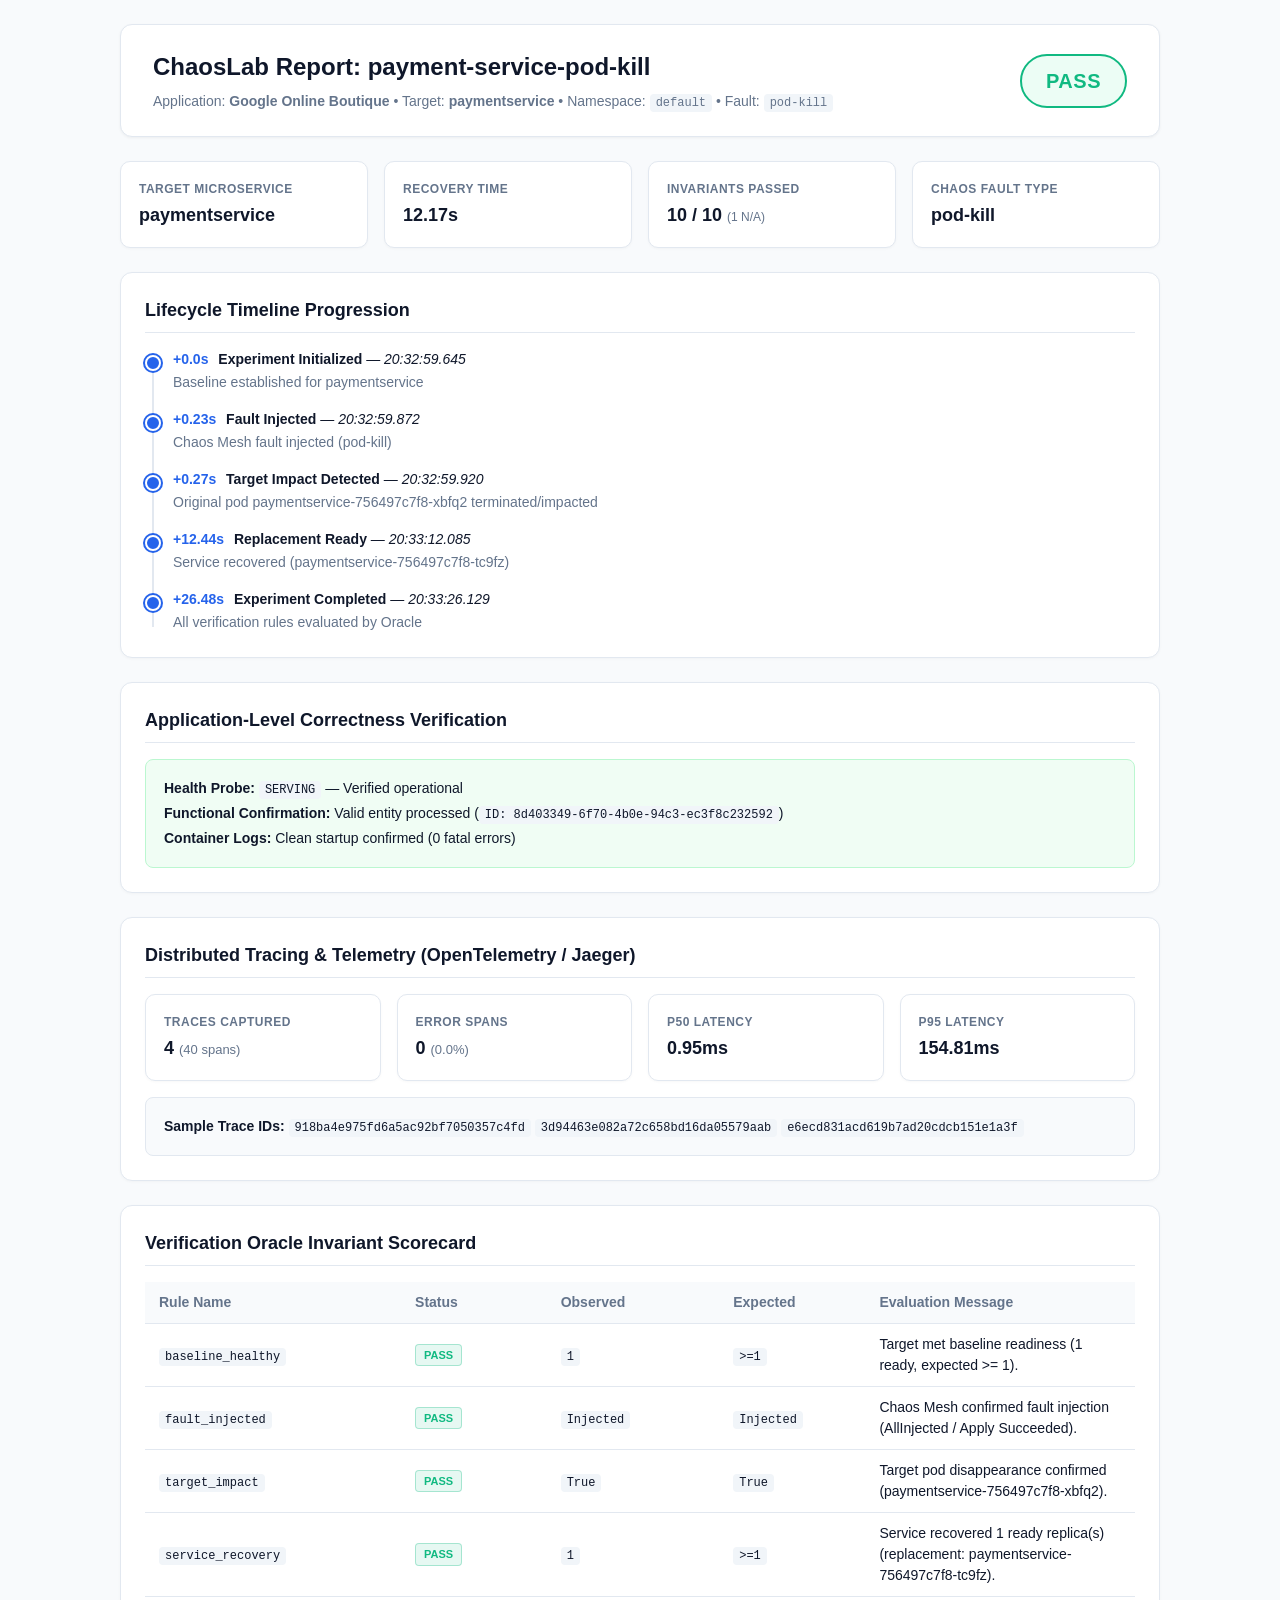
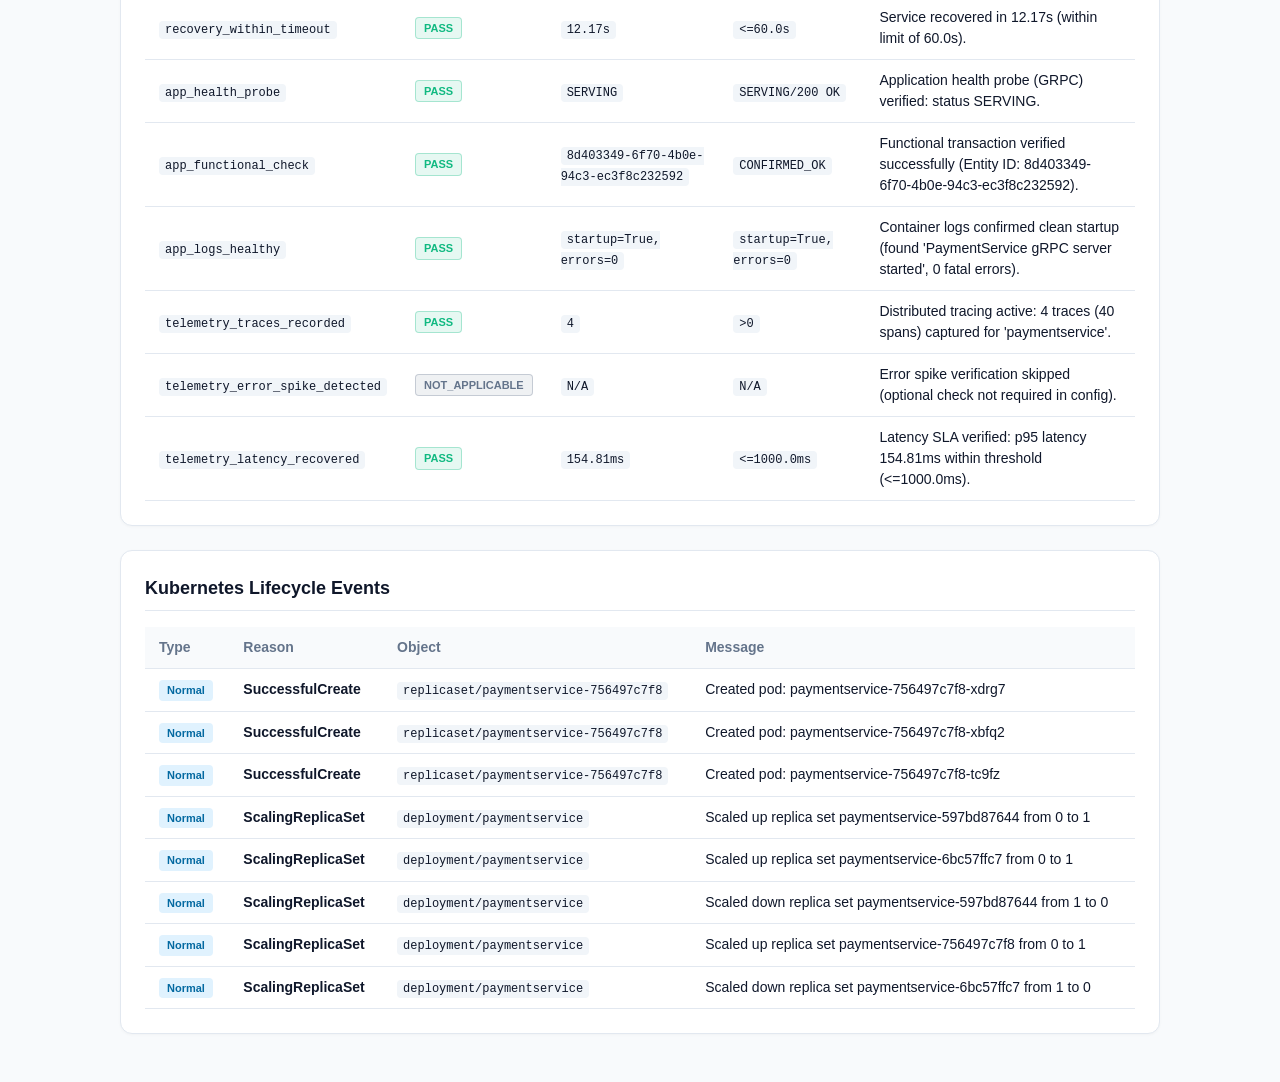
<file: chaoslab/reports/payment_service_pod_kill_report.html>
<!DOCTYPE html>
<html lang="en">
<head>
    <meta charset="UTF-8">
    <meta name="viewport" content="width=device-width, initial-scale=1.0">
    <title>ChaosLab Report: payment-service-pod-kill</title>
    <style>
        :root {
            --primary: #2563eb;
            --bg: #f8fafc;
            --card-bg: #ffffff;
            --text: #0f172a;
            --text-muted: #64748b;
            --border: #e2e8f0;
        }
        body {
            font-family: -apple-system, BlinkMacSystemFont, "Segoe UI", Roboto, Helvetica, Arial, sans-serif;
            background: var(--bg);
            color: var(--text);
            margin: 0;
            padding: 24px;
            line-height: 1.5;
        }
        .container {
            max-width: 1040px;
            margin: 0 auto;
        }
        .header {
            background: var(--card-bg);
            border: 1px solid var(--border);
            border-radius: 12px;
            padding: 24px 32px;
            display: flex;
            justify-content: space-between;
            align-items: center;
            margin-bottom: 24px;
            box-shadow: 0 1px 3px rgba(0,0,0,0.05);
        }
        .header-title h1 {
            margin: 0 0 6px 0;
            font-size: 24px;
        }
        .header-title p {
            margin: 0;
            color: var(--text-muted);
            font-size: 14px;
        }
        .verdict-badge {
            background: #ecfdf5;
            color: #10b981;
            border: 2px solid #10b981;
            padding: 10px 24px;
            border-radius: 9999px;
            font-weight: 700;
            font-size: 20px;
            letter-spacing: 0.5px;
        }
        .grid {
            display: grid;
            grid-template-columns: repeat(auto-fit, minmax(220px, 1fr));
            gap: 16px;
            margin-bottom: 24px;
        }
        .card {
            background: var(--card-bg);
            border: 1px solid var(--border);
            border-radius: 10px;
            padding: 18px;
            box-shadow: 0 1px 3px rgba(0,0,0,0.03);
        }
        .card h3 {
            margin: 0 0 4px 0;
            font-size: 12px;
            text-transform: uppercase;
            letter-spacing: 0.5px;
            color: var(--text-muted);
        }
        .card p {
            margin: 0;
            font-size: 18px;
            font-weight: 600;
        }
        .section {
            background: var(--card-bg);
            border: 1px solid var(--border);
            border-radius: 12px;
            padding: 24px;
            margin-bottom: 24px;
            box-shadow: 0 1px 3px rgba(0,0,0,0.03);
        }
        .section h2 {
            margin: 0 0 16px 0;
            font-size: 18px;
            border-bottom: 1px solid var(--border);
            padding-bottom: 8px;
        }
        .timeline {
            position: relative;
            padding-left: 28px;
        }
        .timeline::before {
            content: '';
            position: absolute;
            left: 7px;
            top: 6px;
            bottom: 6px;
            width: 2px;
            background: var(--border);
        }
        .timeline-item {
            position: relative;
            margin-bottom: 16px;
        }
        .timeline-item:last-child {
            margin-bottom: 0;
        }
        .timeline-dot {
            position: absolute;
            left: -28px;
            top: 6px;
            width: 12px;
            height: 12px;
            border-radius: 50%;
            background: var(--primary);
            border: 2px solid #ffffff;
            box-shadow: 0 0 0 2px var(--primary);
        }
        .timeline-content {
            font-size: 14px;
        }
        .timeline-offset {
            font-weight: 700;
            color: var(--primary);
            margin-right: 6px;
        }
        .timeline-content p {
            margin: 2px 0 0 0;
            color: var(--text-muted);
        }
        table {
            width: 100%;
            border-collapse: collapse;
            font-size: 14px;
        }
        th, td {
            text-align: left;
            padding: 10px 14px;
            border-bottom: 1px solid var(--border);
        }
        th {
            background: #f8fafc;
            font-weight: 600;
            color: var(--text-muted);
        }
        code {
            background: #f1f5f9;
            padding: 2px 6px;
            border-radius: 4px;
            font-family: monospace;
            font-size: 12px;
        }
        .badge {
            display: inline-block;
            padding: 2px 8px;
            border-radius: 4px;
            font-weight: 600;
            font-size: 11px;
        }
        .app-highlight {
            background: #f0fdf4;
            border: 1px solid #bbf7d0;
            border-radius: 8px;
            padding: 14px 18px;
            margin-top: 12px;
        }
        .app-highlight p {
            margin: 4px 0;
            font-size: 14px;
        }
    </style>
</head>
<body>
    <div class="container">
        <!-- Header -->
        <div class="header">
            <div class="header-title">
                <h1>ChaosLab Report: payment-service-pod-kill</h1>
                <p>Application: <strong>Google Online Boutique</strong> &bull; Target: <strong>paymentservice</strong> &bull; Namespace: <code>default</code> &bull; Fault: <code>pod-kill</code></p>
            </div>
            <div class="verdict-badge">PASS</div>
        </div>

        <!-- Key Metrics Cards -->
        <div class="grid">
            <div class="card">
                <h3>Target Microservice</h3>
                <p>paymentservice</p>
            </div>
            <div class="card">
                <h3>Recovery Time</h3>
                <p>12.17s</p>
            </div>
            <div class="card">
                <h3>Invariants Passed</h3>
                <p>10 / 10 <span style="font-size:12px; font-weight:normal; color:var(--text-muted);">(1 N/A)</span></p>
            </div>
            <div class="card">
                <h3>Chaos Fault Type</h3>
                <p>pod-kill</p>
            </div>
        </div>

        <!-- Timeline Section -->
        <div class="section">
            <h2>Lifecycle Timeline Progression</h2>
            <div class="timeline">
                
            <div class="timeline-item">
                <div class="timeline-dot"></div>
                <div class="timeline-content">
                    <span class="timeline-offset">+0.0s</span>
                    <strong>Experiment Initialized</strong> &mdash; <em>20:32:59.645</em>
                    <p>Baseline established for paymentservice</p>
                </div>
            </div>
            
            <div class="timeline-item">
                <div class="timeline-dot"></div>
                <div class="timeline-content">
                    <span class="timeline-offset">+0.23s</span>
                    <strong>Fault Injected</strong> &mdash; <em>20:32:59.872</em>
                    <p>Chaos Mesh fault injected (pod-kill)</p>
                </div>
            </div>
            
            <div class="timeline-item">
                <div class="timeline-dot"></div>
                <div class="timeline-content">
                    <span class="timeline-offset">+0.27s</span>
                    <strong>Target Impact Detected</strong> &mdash; <em>20:32:59.920</em>
                    <p>Original pod paymentservice-756497c7f8-xbfq2 terminated/impacted</p>
                </div>
            </div>
            
            <div class="timeline-item">
                <div class="timeline-dot"></div>
                <div class="timeline-content">
                    <span class="timeline-offset">+12.44s</span>
                    <strong>Replacement Ready</strong> &mdash; <em>20:33:12.085</em>
                    <p>Service recovered (paymentservice-756497c7f8-tc9fz)</p>
                </div>
            </div>
            
            <div class="timeline-item">
                <div class="timeline-dot"></div>
                <div class="timeline-content">
                    <span class="timeline-offset">+26.48s</span>
                    <strong>Experiment Completed</strong> &mdash; <em>20:33:26.129</em>
                    <p>All verification rules evaluated by Oracle</p>
                </div>
            </div>
            
            </div>
        </div>

        <!-- App Details -->
        
        <div class="section">
            <h2>Application-Level Correctness Verification</h2>
            <div class="app-highlight">
                <p><strong>Health Probe:</strong> <code>SERVING</code> &mdash; Verified operational</p>
                <p><strong>Functional Confirmation:</strong> Valid entity processed (<code>ID: 8d403349-6f70-4b0e-94c3-ec3f8c232592</code>)</p>
                <p><strong>Container Logs:</strong> Clean startup confirmed (0 fatal errors)</p>
            </div>
        </div>
        

        <!-- Telemetry Section -->
        
            <div class="section">
                <h2>Distributed Tracing & Telemetry (OpenTelemetry / Jaeger)</h2>
                <div class="grid" style="margin-bottom: 16px;">
                    <div class="card">
                        <h3>Traces Captured</h3>
                        <p>4 <span style="font-size:13px; font-weight:normal; color:var(--text-muted);">(40 spans)</span></p>
                    </div>
                    <div class="card">
                        <h3>Error Spans</h3>
                        <p>0 <span style="font-size:13px; font-weight:normal; color:var(--text-muted);">(0.0%)</span></p>
                    </div>
                    <div class="card">
                        <h3>p50 Latency</h3>
                        <p>0.95ms</p>
                    </div>
                    <div class="card">
                        <h3>p95 Latency</h3>
                        <p>154.81ms</p>
                    </div>
                </div>
                <div class="app-highlight" style="background:#f8fafc; border-color:var(--border);">
                    <p><strong>Sample Trace IDs:</strong> <code>918ba4e975fd6a5ac92bf7050357c4fd</code> <code>3d94463e082a72c658bd16da05579aab</code> <code>e6ecd831acd619b7ad20cdcb151e1a3f</code></p>
                </div>
            </div>
            

        <!-- Oracle Scorecard -->
        <div class="section">
            <h2>Verification Oracle Invariant Scorecard</h2>
            <table>
                <thead>
                    <tr>
                        <th>Rule Name</th>
                        <th>Status</th>
                        <th>Observed</th>
                        <th>Expected</th>
                        <th>Evaluation Message</th>
                    </tr>
                </thead>
                <tbody>
                    
            <tr>
                <td><code>baseline_healthy</code></td>
                <td><span class="badge" style="background:#10b9811a; color:#10b981; border:1px solid #10b9814d;">PASS</span></td>
                <td><code>1</code></td>
                <td><code>>=1</code></td>
                <td>Target met baseline readiness (1 ready, expected >= 1).</td>
            </tr>
            
            <tr>
                <td><code>fault_injected</code></td>
                <td><span class="badge" style="background:#10b9811a; color:#10b981; border:1px solid #10b9814d;">PASS</span></td>
                <td><code>Injected</code></td>
                <td><code>Injected</code></td>
                <td>Chaos Mesh confirmed fault injection (AllInjected / Apply Succeeded).</td>
            </tr>
            
            <tr>
                <td><code>target_impact</code></td>
                <td><span class="badge" style="background:#10b9811a; color:#10b981; border:1px solid #10b9814d;">PASS</span></td>
                <td><code>True</code></td>
                <td><code>True</code></td>
                <td>Target pod disappearance confirmed (paymentservice-756497c7f8-xbfq2).</td>
            </tr>
            
            <tr>
                <td><code>service_recovery</code></td>
                <td><span class="badge" style="background:#10b9811a; color:#10b981; border:1px solid #10b9814d;">PASS</span></td>
                <td><code>1</code></td>
                <td><code>>=1</code></td>
                <td>Service recovered 1 ready replica(s) (replacement: paymentservice-756497c7f8-tc9fz).</td>
            </tr>
            
            <tr>
                <td><code>recovery_within_timeout</code></td>
                <td><span class="badge" style="background:#10b9811a; color:#10b981; border:1px solid #10b9814d;">PASS</span></td>
                <td><code>12.17s</code></td>
                <td><code><=60.0s</code></td>
                <td>Service recovered in 12.17s (within limit of 60.0s).</td>
            </tr>
            
            <tr>
                <td><code>app_health_probe</code></td>
                <td><span class="badge" style="background:#10b9811a; color:#10b981; border:1px solid #10b9814d;">PASS</span></td>
                <td><code>SERVING</code></td>
                <td><code>SERVING/200 OK</code></td>
                <td>Application health probe (GRPC) verified: status SERVING.</td>
            </tr>
            
            <tr>
                <td><code>app_functional_check</code></td>
                <td><span class="badge" style="background:#10b9811a; color:#10b981; border:1px solid #10b9814d;">PASS</span></td>
                <td><code>8d403349-6f70-4b0e-94c3-ec3f8c232592</code></td>
                <td><code>CONFIRMED_OK</code></td>
                <td>Functional transaction verified successfully (Entity ID: 8d403349-6f70-4b0e-94c3-ec3f8c232592).</td>
            </tr>
            
            <tr>
                <td><code>app_logs_healthy</code></td>
                <td><span class="badge" style="background:#10b9811a; color:#10b981; border:1px solid #10b9814d;">PASS</span></td>
                <td><code>startup=True, errors=0</code></td>
                <td><code>startup=True, errors=0</code></td>
                <td>Container logs confirmed clean startup (found 'PaymentService gRPC server started', 0 fatal errors).</td>
            </tr>
            
            <tr>
                <td><code>telemetry_traces_recorded</code></td>
                <td><span class="badge" style="background:#10b9811a; color:#10b981; border:1px solid #10b9814d;">PASS</span></td>
                <td><code>4</code></td>
                <td><code>>0</code></td>
                <td>Distributed tracing active: 4 traces (40 spans) captured for 'paymentservice'.</td>
            </tr>
            
            <tr>
                <td><code>telemetry_error_spike_detected</code></td>
                <td><span class="badge" style="background:#64748b1a; color:#64748b; border:1px solid #64748b4d;">NOT_APPLICABLE</span></td>
                <td><code>N/A</code></td>
                <td><code>N/A</code></td>
                <td>Error spike verification skipped (optional check not required in config).</td>
            </tr>
            
            <tr>
                <td><code>telemetry_latency_recovered</code></td>
                <td><span class="badge" style="background:#10b9811a; color:#10b981; border:1px solid #10b9814d;">PASS</span></td>
                <td><code>154.81ms</code></td>
                <td><code><=1000.0ms</code></td>
                <td>Latency SLA verified: p95 latency 154.81ms within threshold (<=1000.0ms).</td>
            </tr>
            
                </tbody>
            </table>
        </div>

        <!-- K8s Events -->
        
        <div class="section">
            <h2>Kubernetes Lifecycle Events</h2>
            <table>
                <thead>
                    <tr>
                        <th>Type</th>
                        <th>Reason</th>
                        <th>Object</th>
                        <th>Message</th>
                    </tr>
                </thead>
                <tbody>
                    
            <tr>
                <td><span class="badge" style="background:#e0f2fe; color:#0369a1;">Normal</span></td>
                <td><strong>SuccessfulCreate</strong></td>
                <td><code>replicaset/paymentservice-756497c7f8</code></td>
                <td>Created pod: paymentservice-756497c7f8-xdrg7</td>
            </tr>
            
            <tr>
                <td><span class="badge" style="background:#e0f2fe; color:#0369a1;">Normal</span></td>
                <td><strong>SuccessfulCreate</strong></td>
                <td><code>replicaset/paymentservice-756497c7f8</code></td>
                <td>Created pod: paymentservice-756497c7f8-xbfq2</td>
            </tr>
            
            <tr>
                <td><span class="badge" style="background:#e0f2fe; color:#0369a1;">Normal</span></td>
                <td><strong>SuccessfulCreate</strong></td>
                <td><code>replicaset/paymentservice-756497c7f8</code></td>
                <td>Created pod: paymentservice-756497c7f8-tc9fz</td>
            </tr>
            
            <tr>
                <td><span class="badge" style="background:#e0f2fe; color:#0369a1;">Normal</span></td>
                <td><strong>ScalingReplicaSet</strong></td>
                <td><code>deployment/paymentservice</code></td>
                <td>Scaled up replica set paymentservice-597bd87644 from 0 to 1</td>
            </tr>
            
            <tr>
                <td><span class="badge" style="background:#e0f2fe; color:#0369a1;">Normal</span></td>
                <td><strong>ScalingReplicaSet</strong></td>
                <td><code>deployment/paymentservice</code></td>
                <td>Scaled up replica set paymentservice-6bc57ffc7 from 0 to 1</td>
            </tr>
            
            <tr>
                <td><span class="badge" style="background:#e0f2fe; color:#0369a1;">Normal</span></td>
                <td><strong>ScalingReplicaSet</strong></td>
                <td><code>deployment/paymentservice</code></td>
                <td>Scaled down replica set paymentservice-597bd87644 from 1 to 0</td>
            </tr>
            
            <tr>
                <td><span class="badge" style="background:#e0f2fe; color:#0369a1;">Normal</span></td>
                <td><strong>ScalingReplicaSet</strong></td>
                <td><code>deployment/paymentservice</code></td>
                <td>Scaled up replica set paymentservice-756497c7f8 from 0 to 1</td>
            </tr>
            
            <tr>
                <td><span class="badge" style="background:#e0f2fe; color:#0369a1;">Normal</span></td>
                <td><strong>ScalingReplicaSet</strong></td>
                <td><code>deployment/paymentservice</code></td>
                <td>Scaled down replica set paymentservice-6bc57ffc7 from 1 to 0</td>
            </tr>
            
                </tbody>
            </table>
        </div>
        
    </div>
</body>
</html>
</file>
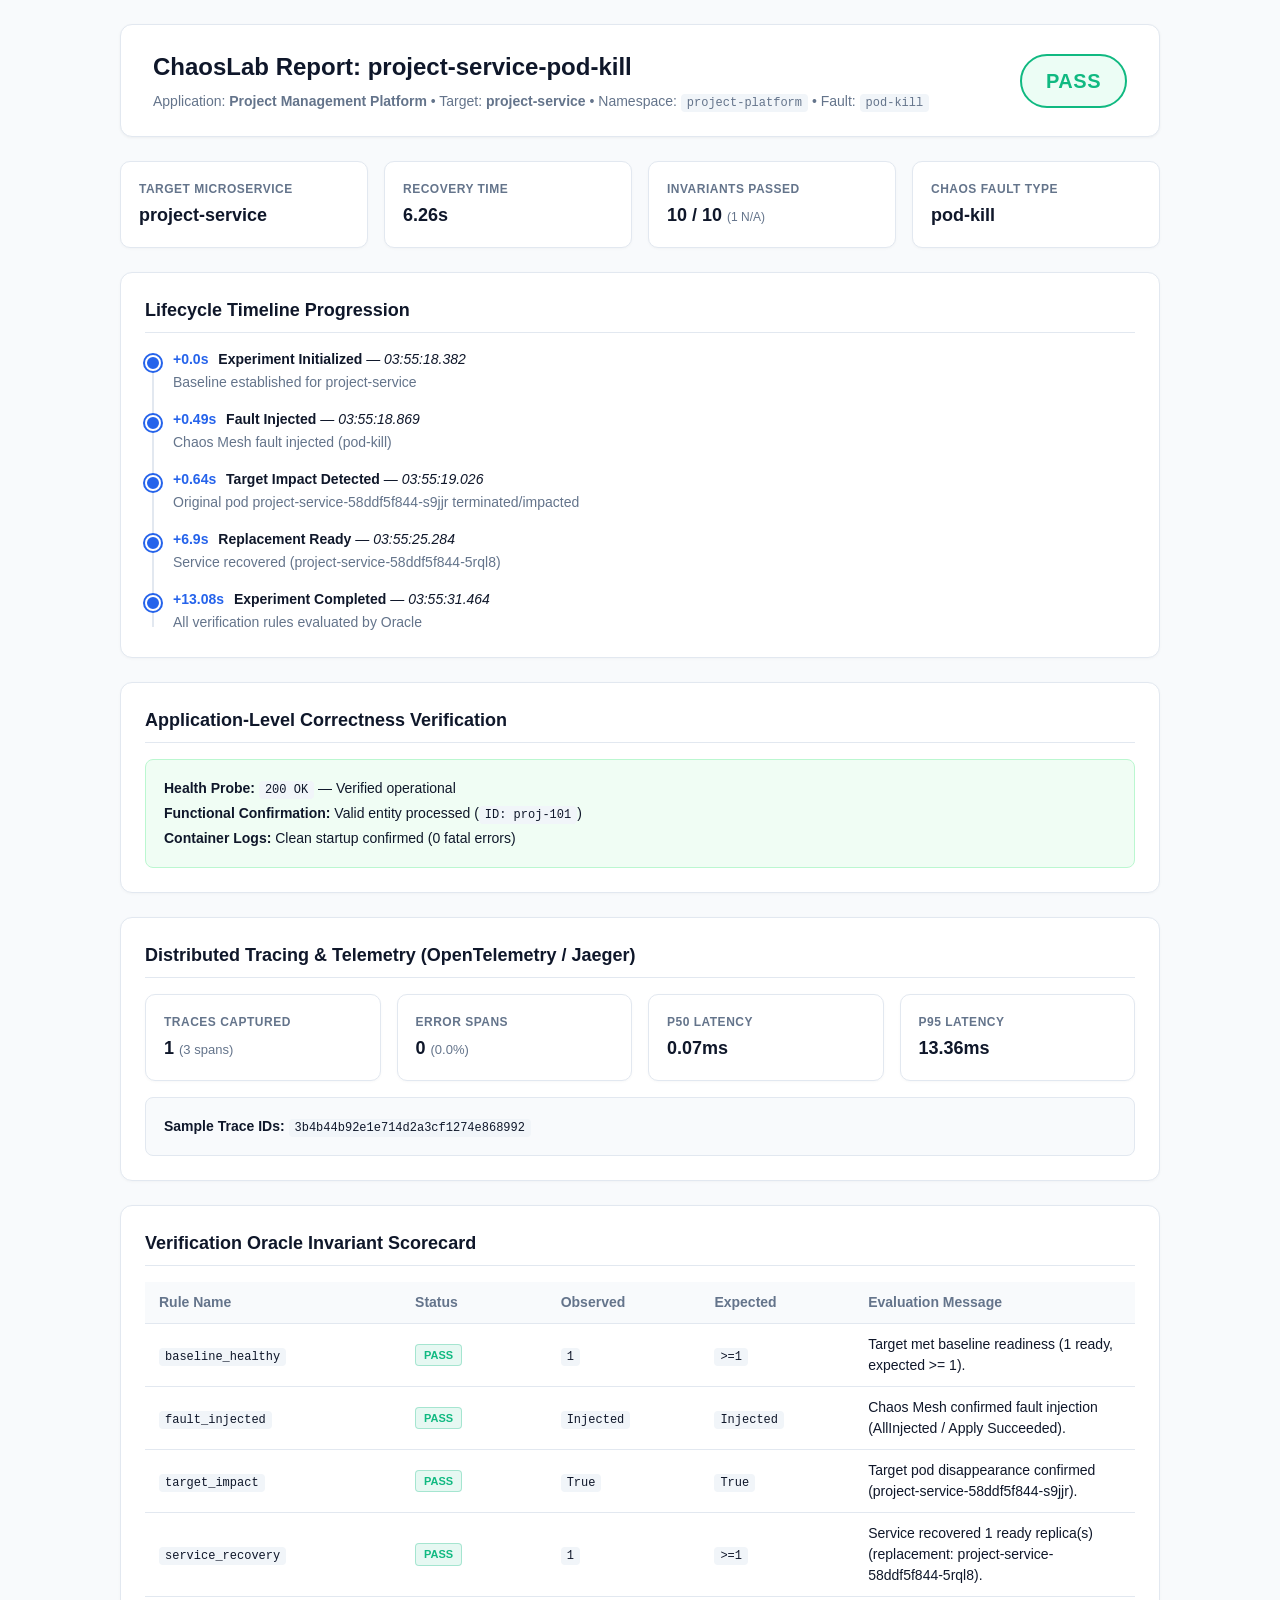
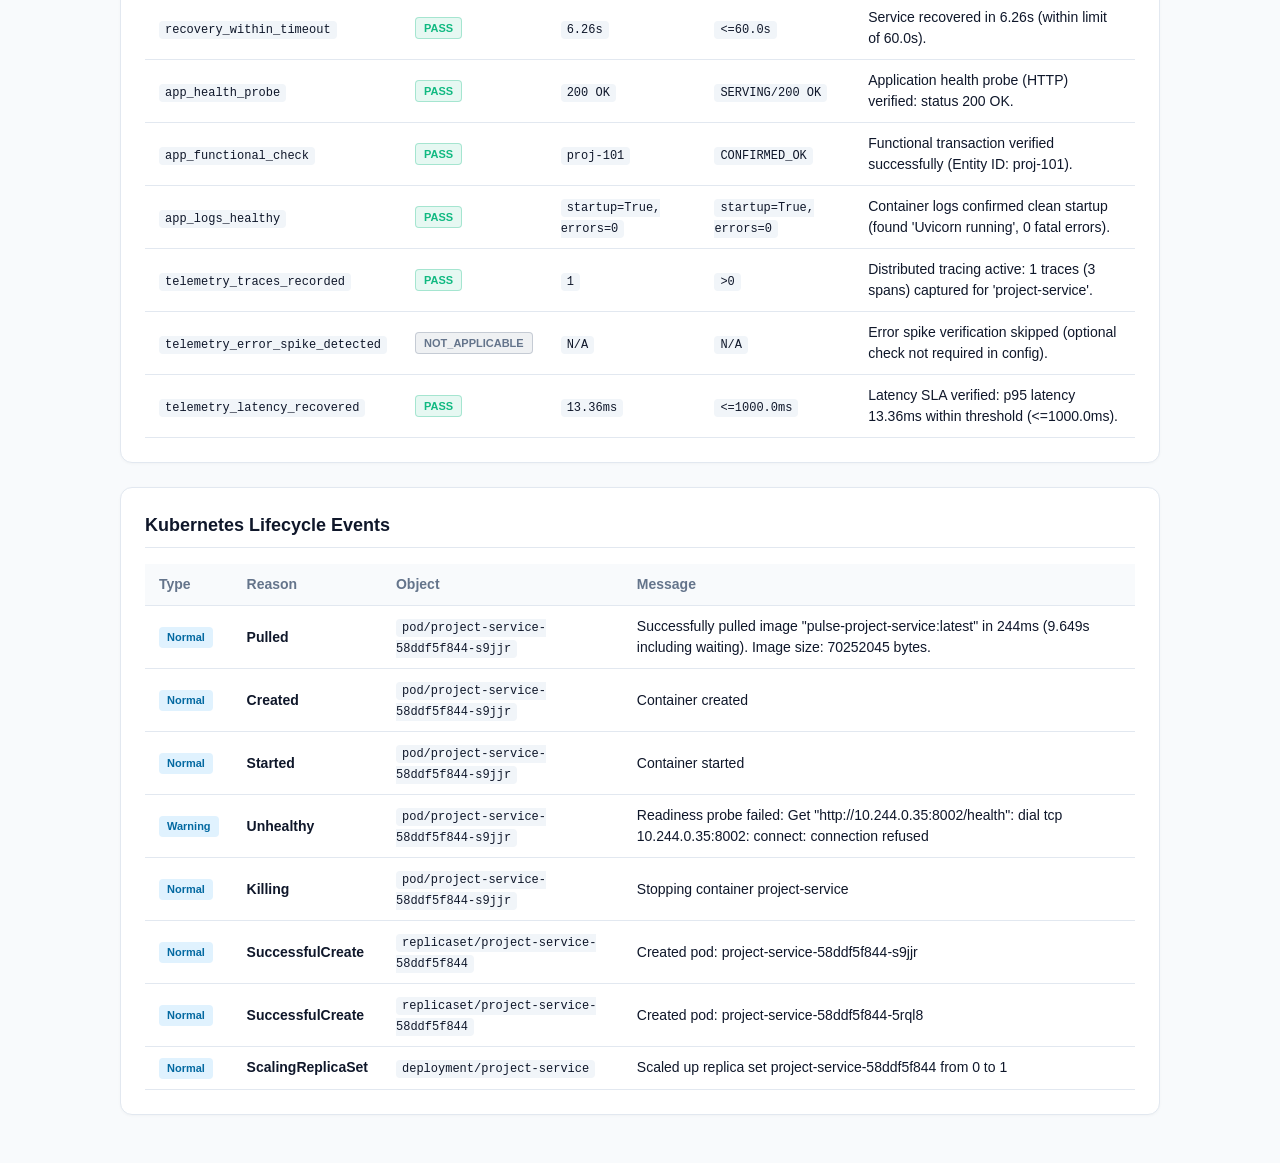
<file: chaoslab/reports/project_service_pod_kill_report.html>
<!DOCTYPE html>
<html lang="en">
<head>
    <meta charset="UTF-8">
    <meta name="viewport" content="width=device-width, initial-scale=1.0">
    <title>ChaosLab Report: project-service-pod-kill</title>
    <style>
        :root {
            --primary: #2563eb;
            --bg: #f8fafc;
            --card-bg: #ffffff;
            --text: #0f172a;
            --text-muted: #64748b;
            --border: #e2e8f0;
        }
        body {
            font-family: -apple-system, BlinkMacSystemFont, "Segoe UI", Roboto, Helvetica, Arial, sans-serif;
            background: var(--bg);
            color: var(--text);
            margin: 0;
            padding: 24px;
            line-height: 1.5;
        }
        .container {
            max-width: 1040px;
            margin: 0 auto;
        }
        .header {
            background: var(--card-bg);
            border: 1px solid var(--border);
            border-radius: 12px;
            padding: 24px 32px;
            display: flex;
            justify-content: space-between;
            align-items: center;
            margin-bottom: 24px;
            box-shadow: 0 1px 3px rgba(0,0,0,0.05);
        }
        .header-title h1 {
            margin: 0 0 6px 0;
            font-size: 24px;
        }
        .header-title p {
            margin: 0;
            color: var(--text-muted);
            font-size: 14px;
        }
        .verdict-badge {
            background: #ecfdf5;
            color: #10b981;
            border: 2px solid #10b981;
            padding: 10px 24px;
            border-radius: 9999px;
            font-weight: 700;
            font-size: 20px;
            letter-spacing: 0.5px;
        }
        .grid {
            display: grid;
            grid-template-columns: repeat(auto-fit, minmax(220px, 1fr));
            gap: 16px;
            margin-bottom: 24px;
        }
        .card {
            background: var(--card-bg);
            border: 1px solid var(--border);
            border-radius: 10px;
            padding: 18px;
            box-shadow: 0 1px 3px rgba(0,0,0,0.03);
        }
        .card h3 {
            margin: 0 0 4px 0;
            font-size: 12px;
            text-transform: uppercase;
            letter-spacing: 0.5px;
            color: var(--text-muted);
        }
        .card p {
            margin: 0;
            font-size: 18px;
            font-weight: 600;
        }
        .section {
            background: var(--card-bg);
            border: 1px solid var(--border);
            border-radius: 12px;
            padding: 24px;
            margin-bottom: 24px;
            box-shadow: 0 1px 3px rgba(0,0,0,0.03);
        }
        .section h2 {
            margin: 0 0 16px 0;
            font-size: 18px;
            border-bottom: 1px solid var(--border);
            padding-bottom: 8px;
        }
        .timeline {
            position: relative;
            padding-left: 28px;
        }
        .timeline::before {
            content: '';
            position: absolute;
            left: 7px;
            top: 6px;
            bottom: 6px;
            width: 2px;
            background: var(--border);
        }
        .timeline-item {
            position: relative;
            margin-bottom: 16px;
        }
        .timeline-item:last-child {
            margin-bottom: 0;
        }
        .timeline-dot {
            position: absolute;
            left: -28px;
            top: 6px;
            width: 12px;
            height: 12px;
            border-radius: 50%;
            background: var(--primary);
            border: 2px solid #ffffff;
            box-shadow: 0 0 0 2px var(--primary);
        }
        .timeline-content {
            font-size: 14px;
        }
        .timeline-offset {
            font-weight: 700;
            color: var(--primary);
            margin-right: 6px;
        }
        .timeline-content p {
            margin: 2px 0 0 0;
            color: var(--text-muted);
        }
        table {
            width: 100%;
            border-collapse: collapse;
            font-size: 14px;
        }
        th, td {
            text-align: left;
            padding: 10px 14px;
            border-bottom: 1px solid var(--border);
        }
        th {
            background: #f8fafc;
            font-weight: 600;
            color: var(--text-muted);
        }
        code {
            background: #f1f5f9;
            padding: 2px 6px;
            border-radius: 4px;
            font-family: monospace;
            font-size: 12px;
        }
        .badge {
            display: inline-block;
            padding: 2px 8px;
            border-radius: 4px;
            font-weight: 600;
            font-size: 11px;
        }
        .app-highlight {
            background: #f0fdf4;
            border: 1px solid #bbf7d0;
            border-radius: 8px;
            padding: 14px 18px;
            margin-top: 12px;
        }
        .app-highlight p {
            margin: 4px 0;
            font-size: 14px;
        }
    </style>
</head>
<body>
    <div class="container">
        <!-- Header -->
        <div class="header">
            <div class="header-title">
                <h1>ChaosLab Report: project-service-pod-kill</h1>
                <p>Application: <strong>Project Management Platform</strong> &bull; Target: <strong>project-service</strong> &bull; Namespace: <code>project-platform</code> &bull; Fault: <code>pod-kill</code></p>
            </div>
            <div class="verdict-badge">PASS</div>
        </div>

        <!-- Key Metrics Cards -->
        <div class="grid">
            <div class="card">
                <h3>Target Microservice</h3>
                <p>project-service</p>
            </div>
            <div class="card">
                <h3>Recovery Time</h3>
                <p>6.26s</p>
            </div>
            <div class="card">
                <h3>Invariants Passed</h3>
                <p>10 / 10 <span style="font-size:12px; font-weight:normal; color:var(--text-muted);">(1 N/A)</span></p>
            </div>
            <div class="card">
                <h3>Chaos Fault Type</h3>
                <p>pod-kill</p>
            </div>
        </div>

        <!-- Timeline Section -->
        <div class="section">
            <h2>Lifecycle Timeline Progression</h2>
            <div class="timeline">
                
            <div class="timeline-item">
                <div class="timeline-dot"></div>
                <div class="timeline-content">
                    <span class="timeline-offset">+0.0s</span>
                    <strong>Experiment Initialized</strong> &mdash; <em>03:55:18.382</em>
                    <p>Baseline established for project-service</p>
                </div>
            </div>
            
            <div class="timeline-item">
                <div class="timeline-dot"></div>
                <div class="timeline-content">
                    <span class="timeline-offset">+0.49s</span>
                    <strong>Fault Injected</strong> &mdash; <em>03:55:18.869</em>
                    <p>Chaos Mesh fault injected (pod-kill)</p>
                </div>
            </div>
            
            <div class="timeline-item">
                <div class="timeline-dot"></div>
                <div class="timeline-content">
                    <span class="timeline-offset">+0.64s</span>
                    <strong>Target Impact Detected</strong> &mdash; <em>03:55:19.026</em>
                    <p>Original pod project-service-58ddf5f844-s9jjr terminated/impacted</p>
                </div>
            </div>
            
            <div class="timeline-item">
                <div class="timeline-dot"></div>
                <div class="timeline-content">
                    <span class="timeline-offset">+6.9s</span>
                    <strong>Replacement Ready</strong> &mdash; <em>03:55:25.284</em>
                    <p>Service recovered (project-service-58ddf5f844-5rql8)</p>
                </div>
            </div>
            
            <div class="timeline-item">
                <div class="timeline-dot"></div>
                <div class="timeline-content">
                    <span class="timeline-offset">+13.08s</span>
                    <strong>Experiment Completed</strong> &mdash; <em>03:55:31.464</em>
                    <p>All verification rules evaluated by Oracle</p>
                </div>
            </div>
            
            </div>
        </div>

        <!-- App Details -->
        
        <div class="section">
            <h2>Application-Level Correctness Verification</h2>
            <div class="app-highlight">
                <p><strong>Health Probe:</strong> <code>200 OK</code> &mdash; Verified operational</p>
                <p><strong>Functional Confirmation:</strong> Valid entity processed (<code>ID: proj-101</code>)</p>
                <p><strong>Container Logs:</strong> Clean startup confirmed (0 fatal errors)</p>
            </div>
        </div>
        

        <!-- Telemetry Section -->
        
            <div class="section">
                <h2>Distributed Tracing & Telemetry (OpenTelemetry / Jaeger)</h2>
                <div class="grid" style="margin-bottom: 16px;">
                    <div class="card">
                        <h3>Traces Captured</h3>
                        <p>1 <span style="font-size:13px; font-weight:normal; color:var(--text-muted);">(3 spans)</span></p>
                    </div>
                    <div class="card">
                        <h3>Error Spans</h3>
                        <p>0 <span style="font-size:13px; font-weight:normal; color:var(--text-muted);">(0.0%)</span></p>
                    </div>
                    <div class="card">
                        <h3>p50 Latency</h3>
                        <p>0.07ms</p>
                    </div>
                    <div class="card">
                        <h3>p95 Latency</h3>
                        <p>13.36ms</p>
                    </div>
                </div>
                <div class="app-highlight" style="background:#f8fafc; border-color:var(--border);">
                    <p><strong>Sample Trace IDs:</strong> <code>3b4b44b92e1e714d2a3cf1274e868992</code></p>
                </div>
            </div>
            

        <!-- Oracle Scorecard -->
        <div class="section">
            <h2>Verification Oracle Invariant Scorecard</h2>
            <table>
                <thead>
                    <tr>
                        <th>Rule Name</th>
                        <th>Status</th>
                        <th>Observed</th>
                        <th>Expected</th>
                        <th>Evaluation Message</th>
                    </tr>
                </thead>
                <tbody>
                    
            <tr>
                <td><code>baseline_healthy</code></td>
                <td><span class="badge" style="background:#10b9811a; color:#10b981; border:1px solid #10b9814d;">PASS</span></td>
                <td><code>1</code></td>
                <td><code>>=1</code></td>
                <td>Target met baseline readiness (1 ready, expected >= 1).</td>
            </tr>
            
            <tr>
                <td><code>fault_injected</code></td>
                <td><span class="badge" style="background:#10b9811a; color:#10b981; border:1px solid #10b9814d;">PASS</span></td>
                <td><code>Injected</code></td>
                <td><code>Injected</code></td>
                <td>Chaos Mesh confirmed fault injection (AllInjected / Apply Succeeded).</td>
            </tr>
            
            <tr>
                <td><code>target_impact</code></td>
                <td><span class="badge" style="background:#10b9811a; color:#10b981; border:1px solid #10b9814d;">PASS</span></td>
                <td><code>True</code></td>
                <td><code>True</code></td>
                <td>Target pod disappearance confirmed (project-service-58ddf5f844-s9jjr).</td>
            </tr>
            
            <tr>
                <td><code>service_recovery</code></td>
                <td><span class="badge" style="background:#10b9811a; color:#10b981; border:1px solid #10b9814d;">PASS</span></td>
                <td><code>1</code></td>
                <td><code>>=1</code></td>
                <td>Service recovered 1 ready replica(s) (replacement: project-service-58ddf5f844-5rql8).</td>
            </tr>
            
            <tr>
                <td><code>recovery_within_timeout</code></td>
                <td><span class="badge" style="background:#10b9811a; color:#10b981; border:1px solid #10b9814d;">PASS</span></td>
                <td><code>6.26s</code></td>
                <td><code><=60.0s</code></td>
                <td>Service recovered in 6.26s (within limit of 60.0s).</td>
            </tr>
            
            <tr>
                <td><code>app_health_probe</code></td>
                <td><span class="badge" style="background:#10b9811a; color:#10b981; border:1px solid #10b9814d;">PASS</span></td>
                <td><code>200 OK</code></td>
                <td><code>SERVING/200 OK</code></td>
                <td>Application health probe (HTTP) verified: status 200 OK.</td>
            </tr>
            
            <tr>
                <td><code>app_functional_check</code></td>
                <td><span class="badge" style="background:#10b9811a; color:#10b981; border:1px solid #10b9814d;">PASS</span></td>
                <td><code>proj-101</code></td>
                <td><code>CONFIRMED_OK</code></td>
                <td>Functional transaction verified successfully (Entity ID: proj-101).</td>
            </tr>
            
            <tr>
                <td><code>app_logs_healthy</code></td>
                <td><span class="badge" style="background:#10b9811a; color:#10b981; border:1px solid #10b9814d;">PASS</span></td>
                <td><code>startup=True, errors=0</code></td>
                <td><code>startup=True, errors=0</code></td>
                <td>Container logs confirmed clean startup (found 'Uvicorn running', 0 fatal errors).</td>
            </tr>
            
            <tr>
                <td><code>telemetry_traces_recorded</code></td>
                <td><span class="badge" style="background:#10b9811a; color:#10b981; border:1px solid #10b9814d;">PASS</span></td>
                <td><code>1</code></td>
                <td><code>>0</code></td>
                <td>Distributed tracing active: 1 traces (3 spans) captured for 'project-service'.</td>
            </tr>
            
            <tr>
                <td><code>telemetry_error_spike_detected</code></td>
                <td><span class="badge" style="background:#64748b1a; color:#64748b; border:1px solid #64748b4d;">NOT_APPLICABLE</span></td>
                <td><code>N/A</code></td>
                <td><code>N/A</code></td>
                <td>Error spike verification skipped (optional check not required in config).</td>
            </tr>
            
            <tr>
                <td><code>telemetry_latency_recovered</code></td>
                <td><span class="badge" style="background:#10b9811a; color:#10b981; border:1px solid #10b9814d;">PASS</span></td>
                <td><code>13.36ms</code></td>
                <td><code><=1000.0ms</code></td>
                <td>Latency SLA verified: p95 latency 13.36ms within threshold (<=1000.0ms).</td>
            </tr>
            
                </tbody>
            </table>
        </div>

        <!-- K8s Events -->
        
        <div class="section">
            <h2>Kubernetes Lifecycle Events</h2>
            <table>
                <thead>
                    <tr>
                        <th>Type</th>
                        <th>Reason</th>
                        <th>Object</th>
                        <th>Message</th>
                    </tr>
                </thead>
                <tbody>
                    
            <tr>
                <td><span class="badge" style="background:#e0f2fe; color:#0369a1;">Normal</span></td>
                <td><strong>Pulled</strong></td>
                <td><code>pod/project-service-58ddf5f844-s9jjr</code></td>
                <td>Successfully pulled image "pulse-project-service:latest" in 244ms (9.649s including waiting). Image size: 70252045 bytes.</td>
            </tr>
            
            <tr>
                <td><span class="badge" style="background:#e0f2fe; color:#0369a1;">Normal</span></td>
                <td><strong>Created</strong></td>
                <td><code>pod/project-service-58ddf5f844-s9jjr</code></td>
                <td>Container created</td>
            </tr>
            
            <tr>
                <td><span class="badge" style="background:#e0f2fe; color:#0369a1;">Normal</span></td>
                <td><strong>Started</strong></td>
                <td><code>pod/project-service-58ddf5f844-s9jjr</code></td>
                <td>Container started</td>
            </tr>
            
            <tr>
                <td><span class="badge" style="background:#e0f2fe; color:#0369a1;">Warning</span></td>
                <td><strong>Unhealthy</strong></td>
                <td><code>pod/project-service-58ddf5f844-s9jjr</code></td>
                <td>Readiness probe failed: Get "http://10.244.0.35:8002/health": dial tcp 10.244.0.35:8002: connect: connection refused</td>
            </tr>
            
            <tr>
                <td><span class="badge" style="background:#e0f2fe; color:#0369a1;">Normal</span></td>
                <td><strong>Killing</strong></td>
                <td><code>pod/project-service-58ddf5f844-s9jjr</code></td>
                <td>Stopping container project-service</td>
            </tr>
            
            <tr>
                <td><span class="badge" style="background:#e0f2fe; color:#0369a1;">Normal</span></td>
                <td><strong>SuccessfulCreate</strong></td>
                <td><code>replicaset/project-service-58ddf5f844</code></td>
                <td>Created pod: project-service-58ddf5f844-s9jjr</td>
            </tr>
            
            <tr>
                <td><span class="badge" style="background:#e0f2fe; color:#0369a1;">Normal</span></td>
                <td><strong>SuccessfulCreate</strong></td>
                <td><code>replicaset/project-service-58ddf5f844</code></td>
                <td>Created pod: project-service-58ddf5f844-5rql8</td>
            </tr>
            
            <tr>
                <td><span class="badge" style="background:#e0f2fe; color:#0369a1;">Normal</span></td>
                <td><strong>ScalingReplicaSet</strong></td>
                <td><code>deployment/project-service</code></td>
                <td>Scaled up replica set project-service-58ddf5f844 from 0 to 1</td>
            </tr>
            
                </tbody>
            </table>
        </div>
        
    </div>
</body>
</html>
</file>
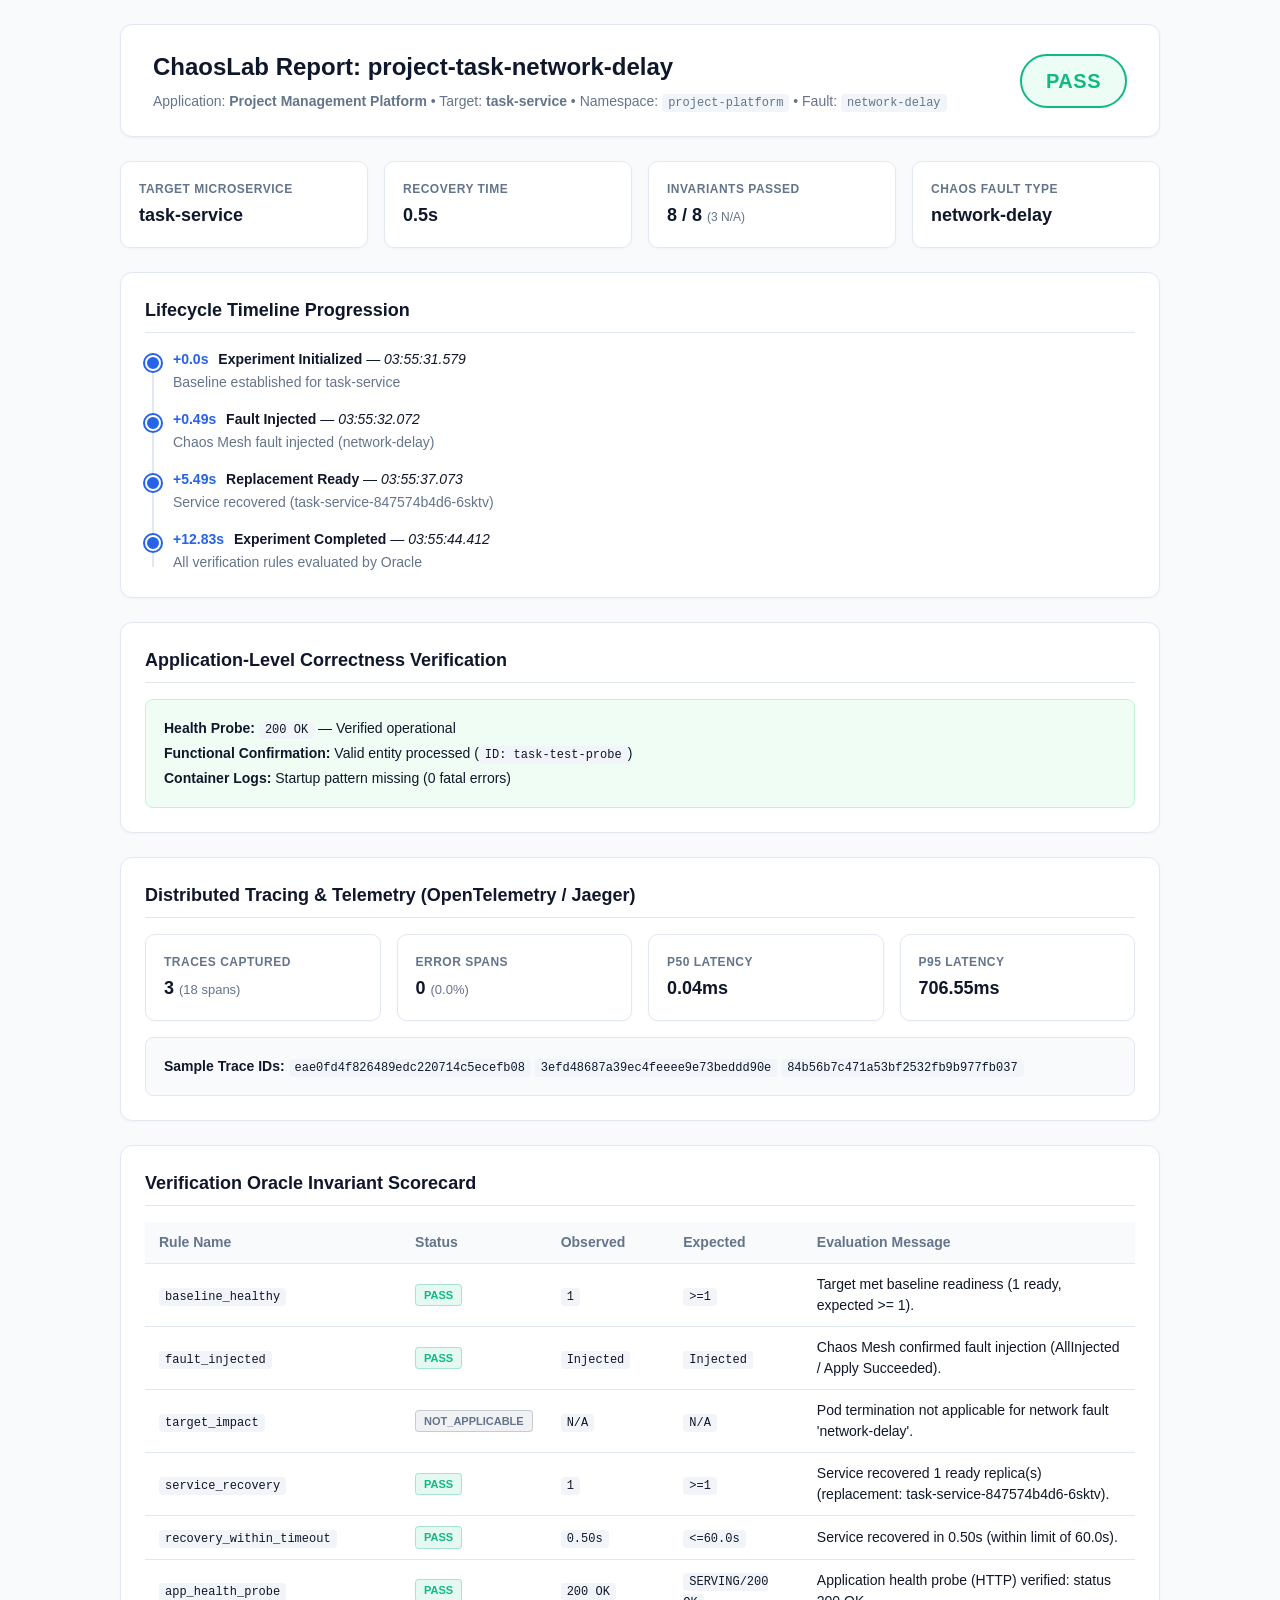
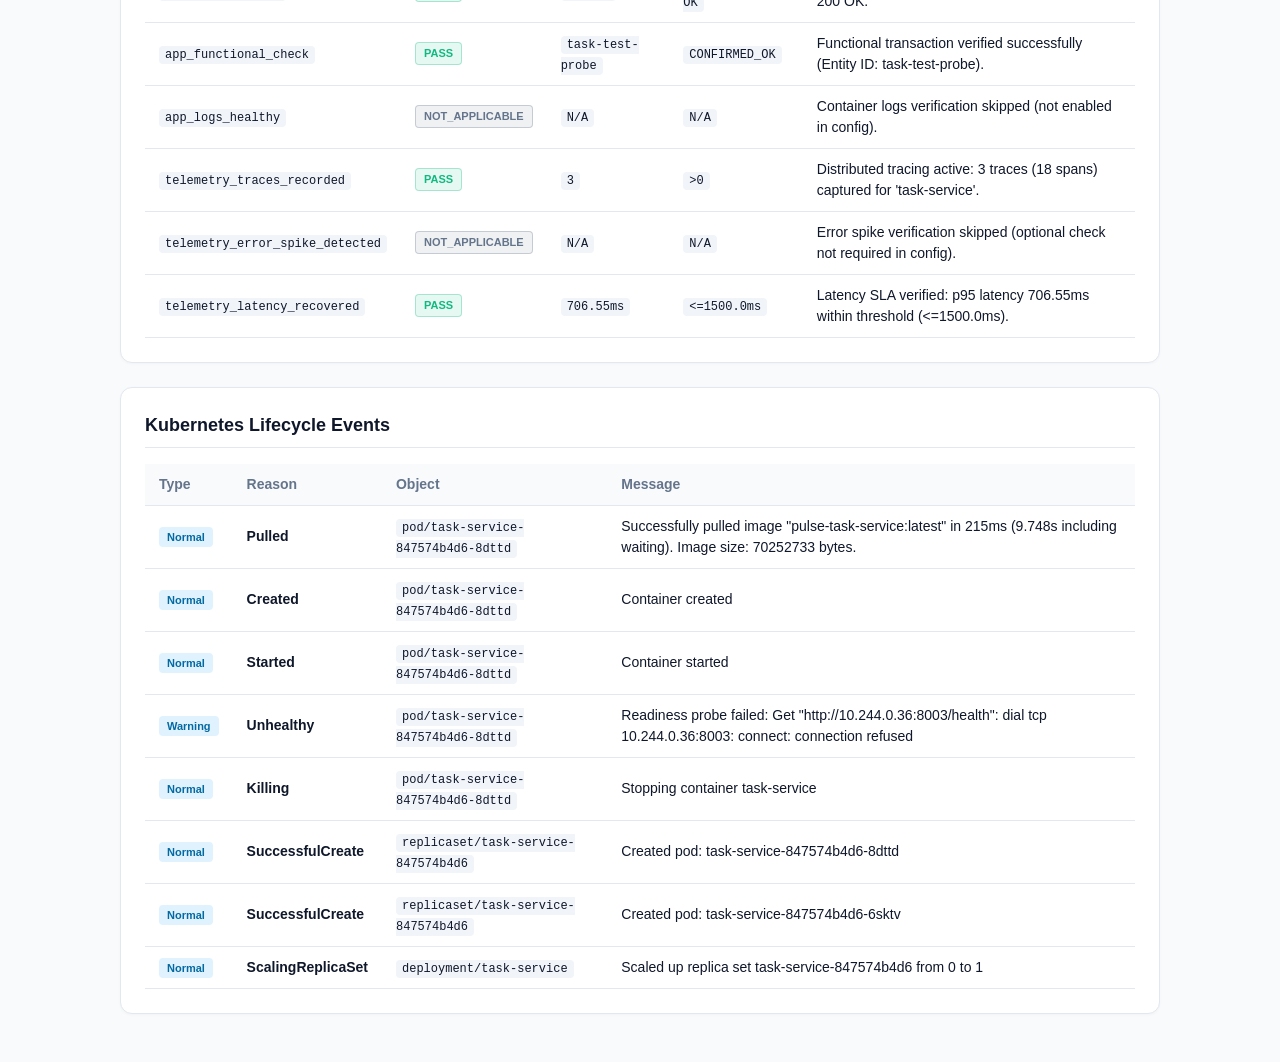
<file: chaoslab/reports/project_task_network_delay_report.html>
<!DOCTYPE html>
<html lang="en">
<head>
    <meta charset="UTF-8">
    <meta name="viewport" content="width=device-width, initial-scale=1.0">
    <title>ChaosLab Report: project-task-network-delay</title>
    <style>
        :root {
            --primary: #2563eb;
            --bg: #f8fafc;
            --card-bg: #ffffff;
            --text: #0f172a;
            --text-muted: #64748b;
            --border: #e2e8f0;
        }
        body {
            font-family: -apple-system, BlinkMacSystemFont, "Segoe UI", Roboto, Helvetica, Arial, sans-serif;
            background: var(--bg);
            color: var(--text);
            margin: 0;
            padding: 24px;
            line-height: 1.5;
        }
        .container {
            max-width: 1040px;
            margin: 0 auto;
        }
        .header {
            background: var(--card-bg);
            border: 1px solid var(--border);
            border-radius: 12px;
            padding: 24px 32px;
            display: flex;
            justify-content: space-between;
            align-items: center;
            margin-bottom: 24px;
            box-shadow: 0 1px 3px rgba(0,0,0,0.05);
        }
        .header-title h1 {
            margin: 0 0 6px 0;
            font-size: 24px;
        }
        .header-title p {
            margin: 0;
            color: var(--text-muted);
            font-size: 14px;
        }
        .verdict-badge {
            background: #ecfdf5;
            color: #10b981;
            border: 2px solid #10b981;
            padding: 10px 24px;
            border-radius: 9999px;
            font-weight: 700;
            font-size: 20px;
            letter-spacing: 0.5px;
        }
        .grid {
            display: grid;
            grid-template-columns: repeat(auto-fit, minmax(220px, 1fr));
            gap: 16px;
            margin-bottom: 24px;
        }
        .card {
            background: var(--card-bg);
            border: 1px solid var(--border);
            border-radius: 10px;
            padding: 18px;
            box-shadow: 0 1px 3px rgba(0,0,0,0.03);
        }
        .card h3 {
            margin: 0 0 4px 0;
            font-size: 12px;
            text-transform: uppercase;
            letter-spacing: 0.5px;
            color: var(--text-muted);
        }
        .card p {
            margin: 0;
            font-size: 18px;
            font-weight: 600;
        }
        .section {
            background: var(--card-bg);
            border: 1px solid var(--border);
            border-radius: 12px;
            padding: 24px;
            margin-bottom: 24px;
            box-shadow: 0 1px 3px rgba(0,0,0,0.03);
        }
        .section h2 {
            margin: 0 0 16px 0;
            font-size: 18px;
            border-bottom: 1px solid var(--border);
            padding-bottom: 8px;
        }
        .timeline {
            position: relative;
            padding-left: 28px;
        }
        .timeline::before {
            content: '';
            position: absolute;
            left: 7px;
            top: 6px;
            bottom: 6px;
            width: 2px;
            background: var(--border);
        }
        .timeline-item {
            position: relative;
            margin-bottom: 16px;
        }
        .timeline-item:last-child {
            margin-bottom: 0;
        }
        .timeline-dot {
            position: absolute;
            left: -28px;
            top: 6px;
            width: 12px;
            height: 12px;
            border-radius: 50%;
            background: var(--primary);
            border: 2px solid #ffffff;
            box-shadow: 0 0 0 2px var(--primary);
        }
        .timeline-content {
            font-size: 14px;
        }
        .timeline-offset {
            font-weight: 700;
            color: var(--primary);
            margin-right: 6px;
        }
        .timeline-content p {
            margin: 2px 0 0 0;
            color: var(--text-muted);
        }
        table {
            width: 100%;
            border-collapse: collapse;
            font-size: 14px;
        }
        th, td {
            text-align: left;
            padding: 10px 14px;
            border-bottom: 1px solid var(--border);
        }
        th {
            background: #f8fafc;
            font-weight: 600;
            color: var(--text-muted);
        }
        code {
            background: #f1f5f9;
            padding: 2px 6px;
            border-radius: 4px;
            font-family: monospace;
            font-size: 12px;
        }
        .badge {
            display: inline-block;
            padding: 2px 8px;
            border-radius: 4px;
            font-weight: 600;
            font-size: 11px;
        }
        .app-highlight {
            background: #f0fdf4;
            border: 1px solid #bbf7d0;
            border-radius: 8px;
            padding: 14px 18px;
            margin-top: 12px;
        }
        .app-highlight p {
            margin: 4px 0;
            font-size: 14px;
        }
    </style>
</head>
<body>
    <div class="container">
        <!-- Header -->
        <div class="header">
            <div class="header-title">
                <h1>ChaosLab Report: project-task-network-delay</h1>
                <p>Application: <strong>Project Management Platform</strong> &bull; Target: <strong>task-service</strong> &bull; Namespace: <code>project-platform</code> &bull; Fault: <code>network-delay</code></p>
            </div>
            <div class="verdict-badge">PASS</div>
        </div>

        <!-- Key Metrics Cards -->
        <div class="grid">
            <div class="card">
                <h3>Target Microservice</h3>
                <p>task-service</p>
            </div>
            <div class="card">
                <h3>Recovery Time</h3>
                <p>0.5s</p>
            </div>
            <div class="card">
                <h3>Invariants Passed</h3>
                <p>8 / 8 <span style="font-size:12px; font-weight:normal; color:var(--text-muted);">(3 N/A)</span></p>
            </div>
            <div class="card">
                <h3>Chaos Fault Type</h3>
                <p>network-delay</p>
            </div>
        </div>

        <!-- Timeline Section -->
        <div class="section">
            <h2>Lifecycle Timeline Progression</h2>
            <div class="timeline">
                
            <div class="timeline-item">
                <div class="timeline-dot"></div>
                <div class="timeline-content">
                    <span class="timeline-offset">+0.0s</span>
                    <strong>Experiment Initialized</strong> &mdash; <em>03:55:31.579</em>
                    <p>Baseline established for task-service</p>
                </div>
            </div>
            
            <div class="timeline-item">
                <div class="timeline-dot"></div>
                <div class="timeline-content">
                    <span class="timeline-offset">+0.49s</span>
                    <strong>Fault Injected</strong> &mdash; <em>03:55:32.072</em>
                    <p>Chaos Mesh fault injected (network-delay)</p>
                </div>
            </div>
            
            <div class="timeline-item">
                <div class="timeline-dot"></div>
                <div class="timeline-content">
                    <span class="timeline-offset">+5.49s</span>
                    <strong>Replacement Ready</strong> &mdash; <em>03:55:37.073</em>
                    <p>Service recovered (task-service-847574b4d6-6sktv)</p>
                </div>
            </div>
            
            <div class="timeline-item">
                <div class="timeline-dot"></div>
                <div class="timeline-content">
                    <span class="timeline-offset">+12.83s</span>
                    <strong>Experiment Completed</strong> &mdash; <em>03:55:44.412</em>
                    <p>All verification rules evaluated by Oracle</p>
                </div>
            </div>
            
            </div>
        </div>

        <!-- App Details -->
        
        <div class="section">
            <h2>Application-Level Correctness Verification</h2>
            <div class="app-highlight">
                <p><strong>Health Probe:</strong> <code>200 OK</code> &mdash; Verified operational</p>
                <p><strong>Functional Confirmation:</strong> Valid entity processed (<code>ID: task-test-probe</code>)</p>
                <p><strong>Container Logs:</strong> Startup pattern missing (0 fatal errors)</p>
            </div>
        </div>
        

        <!-- Telemetry Section -->
        
            <div class="section">
                <h2>Distributed Tracing & Telemetry (OpenTelemetry / Jaeger)</h2>
                <div class="grid" style="margin-bottom: 16px;">
                    <div class="card">
                        <h3>Traces Captured</h3>
                        <p>3 <span style="font-size:13px; font-weight:normal; color:var(--text-muted);">(18 spans)</span></p>
                    </div>
                    <div class="card">
                        <h3>Error Spans</h3>
                        <p>0 <span style="font-size:13px; font-weight:normal; color:var(--text-muted);">(0.0%)</span></p>
                    </div>
                    <div class="card">
                        <h3>p50 Latency</h3>
                        <p>0.04ms</p>
                    </div>
                    <div class="card">
                        <h3>p95 Latency</h3>
                        <p>706.55ms</p>
                    </div>
                </div>
                <div class="app-highlight" style="background:#f8fafc; border-color:var(--border);">
                    <p><strong>Sample Trace IDs:</strong> <code>eae0fd4f826489edc220714c5ecefb08</code> <code>3efd48687a39ec4feeee9e73beddd90e</code> <code>84b56b7c471a53bf2532fb9b977fb037</code></p>
                </div>
            </div>
            

        <!-- Oracle Scorecard -->
        <div class="section">
            <h2>Verification Oracle Invariant Scorecard</h2>
            <table>
                <thead>
                    <tr>
                        <th>Rule Name</th>
                        <th>Status</th>
                        <th>Observed</th>
                        <th>Expected</th>
                        <th>Evaluation Message</th>
                    </tr>
                </thead>
                <tbody>
                    
            <tr>
                <td><code>baseline_healthy</code></td>
                <td><span class="badge" style="background:#10b9811a; color:#10b981; border:1px solid #10b9814d;">PASS</span></td>
                <td><code>1</code></td>
                <td><code>>=1</code></td>
                <td>Target met baseline readiness (1 ready, expected >= 1).</td>
            </tr>
            
            <tr>
                <td><code>fault_injected</code></td>
                <td><span class="badge" style="background:#10b9811a; color:#10b981; border:1px solid #10b9814d;">PASS</span></td>
                <td><code>Injected</code></td>
                <td><code>Injected</code></td>
                <td>Chaos Mesh confirmed fault injection (AllInjected / Apply Succeeded).</td>
            </tr>
            
            <tr>
                <td><code>target_impact</code></td>
                <td><span class="badge" style="background:#64748b1a; color:#64748b; border:1px solid #64748b4d;">NOT_APPLICABLE</span></td>
                <td><code>N/A</code></td>
                <td><code>N/A</code></td>
                <td>Pod termination not applicable for network fault 'network-delay'.</td>
            </tr>
            
            <tr>
                <td><code>service_recovery</code></td>
                <td><span class="badge" style="background:#10b9811a; color:#10b981; border:1px solid #10b9814d;">PASS</span></td>
                <td><code>1</code></td>
                <td><code>>=1</code></td>
                <td>Service recovered 1 ready replica(s) (replacement: task-service-847574b4d6-6sktv).</td>
            </tr>
            
            <tr>
                <td><code>recovery_within_timeout</code></td>
                <td><span class="badge" style="background:#10b9811a; color:#10b981; border:1px solid #10b9814d;">PASS</span></td>
                <td><code>0.50s</code></td>
                <td><code><=60.0s</code></td>
                <td>Service recovered in 0.50s (within limit of 60.0s).</td>
            </tr>
            
            <tr>
                <td><code>app_health_probe</code></td>
                <td><span class="badge" style="background:#10b9811a; color:#10b981; border:1px solid #10b9814d;">PASS</span></td>
                <td><code>200 OK</code></td>
                <td><code>SERVING/200 OK</code></td>
                <td>Application health probe (HTTP) verified: status 200 OK.</td>
            </tr>
            
            <tr>
                <td><code>app_functional_check</code></td>
                <td><span class="badge" style="background:#10b9811a; color:#10b981; border:1px solid #10b9814d;">PASS</span></td>
                <td><code>task-test-probe</code></td>
                <td><code>CONFIRMED_OK</code></td>
                <td>Functional transaction verified successfully (Entity ID: task-test-probe).</td>
            </tr>
            
            <tr>
                <td><code>app_logs_healthy</code></td>
                <td><span class="badge" style="background:#64748b1a; color:#64748b; border:1px solid #64748b4d;">NOT_APPLICABLE</span></td>
                <td><code>N/A</code></td>
                <td><code>N/A</code></td>
                <td>Container logs verification skipped (not enabled in config).</td>
            </tr>
            
            <tr>
                <td><code>telemetry_traces_recorded</code></td>
                <td><span class="badge" style="background:#10b9811a; color:#10b981; border:1px solid #10b9814d;">PASS</span></td>
                <td><code>3</code></td>
                <td><code>>0</code></td>
                <td>Distributed tracing active: 3 traces (18 spans) captured for 'task-service'.</td>
            </tr>
            
            <tr>
                <td><code>telemetry_error_spike_detected</code></td>
                <td><span class="badge" style="background:#64748b1a; color:#64748b; border:1px solid #64748b4d;">NOT_APPLICABLE</span></td>
                <td><code>N/A</code></td>
                <td><code>N/A</code></td>
                <td>Error spike verification skipped (optional check not required in config).</td>
            </tr>
            
            <tr>
                <td><code>telemetry_latency_recovered</code></td>
                <td><span class="badge" style="background:#10b9811a; color:#10b981; border:1px solid #10b9814d;">PASS</span></td>
                <td><code>706.55ms</code></td>
                <td><code><=1500.0ms</code></td>
                <td>Latency SLA verified: p95 latency 706.55ms within threshold (<=1500.0ms).</td>
            </tr>
            
                </tbody>
            </table>
        </div>

        <!-- K8s Events -->
        
        <div class="section">
            <h2>Kubernetes Lifecycle Events</h2>
            <table>
                <thead>
                    <tr>
                        <th>Type</th>
                        <th>Reason</th>
                        <th>Object</th>
                        <th>Message</th>
                    </tr>
                </thead>
                <tbody>
                    
            <tr>
                <td><span class="badge" style="background:#e0f2fe; color:#0369a1;">Normal</span></td>
                <td><strong>Pulled</strong></td>
                <td><code>pod/task-service-847574b4d6-8dttd</code></td>
                <td>Successfully pulled image "pulse-task-service:latest" in 215ms (9.748s including waiting). Image size: 70252733 bytes.</td>
            </tr>
            
            <tr>
                <td><span class="badge" style="background:#e0f2fe; color:#0369a1;">Normal</span></td>
                <td><strong>Created</strong></td>
                <td><code>pod/task-service-847574b4d6-8dttd</code></td>
                <td>Container created</td>
            </tr>
            
            <tr>
                <td><span class="badge" style="background:#e0f2fe; color:#0369a1;">Normal</span></td>
                <td><strong>Started</strong></td>
                <td><code>pod/task-service-847574b4d6-8dttd</code></td>
                <td>Container started</td>
            </tr>
            
            <tr>
                <td><span class="badge" style="background:#e0f2fe; color:#0369a1;">Warning</span></td>
                <td><strong>Unhealthy</strong></td>
                <td><code>pod/task-service-847574b4d6-8dttd</code></td>
                <td>Readiness probe failed: Get "http://10.244.0.36:8003/health": dial tcp 10.244.0.36:8003: connect: connection refused</td>
            </tr>
            
            <tr>
                <td><span class="badge" style="background:#e0f2fe; color:#0369a1;">Normal</span></td>
                <td><strong>Killing</strong></td>
                <td><code>pod/task-service-847574b4d6-8dttd</code></td>
                <td>Stopping container task-service</td>
            </tr>
            
            <tr>
                <td><span class="badge" style="background:#e0f2fe; color:#0369a1;">Normal</span></td>
                <td><strong>SuccessfulCreate</strong></td>
                <td><code>replicaset/task-service-847574b4d6</code></td>
                <td>Created pod: task-service-847574b4d6-8dttd</td>
            </tr>
            
            <tr>
                <td><span class="badge" style="background:#e0f2fe; color:#0369a1;">Normal</span></td>
                <td><strong>SuccessfulCreate</strong></td>
                <td><code>replicaset/task-service-847574b4d6</code></td>
                <td>Created pod: task-service-847574b4d6-6sktv</td>
            </tr>
            
            <tr>
                <td><span class="badge" style="background:#e0f2fe; color:#0369a1;">Normal</span></td>
                <td><strong>ScalingReplicaSet</strong></td>
                <td><code>deployment/task-service</code></td>
                <td>Scaled up replica set task-service-847574b4d6 from 0 to 1</td>
            </tr>
            
                </tbody>
            </table>
        </div>
        
    </div>
</body>
</html>
</file>
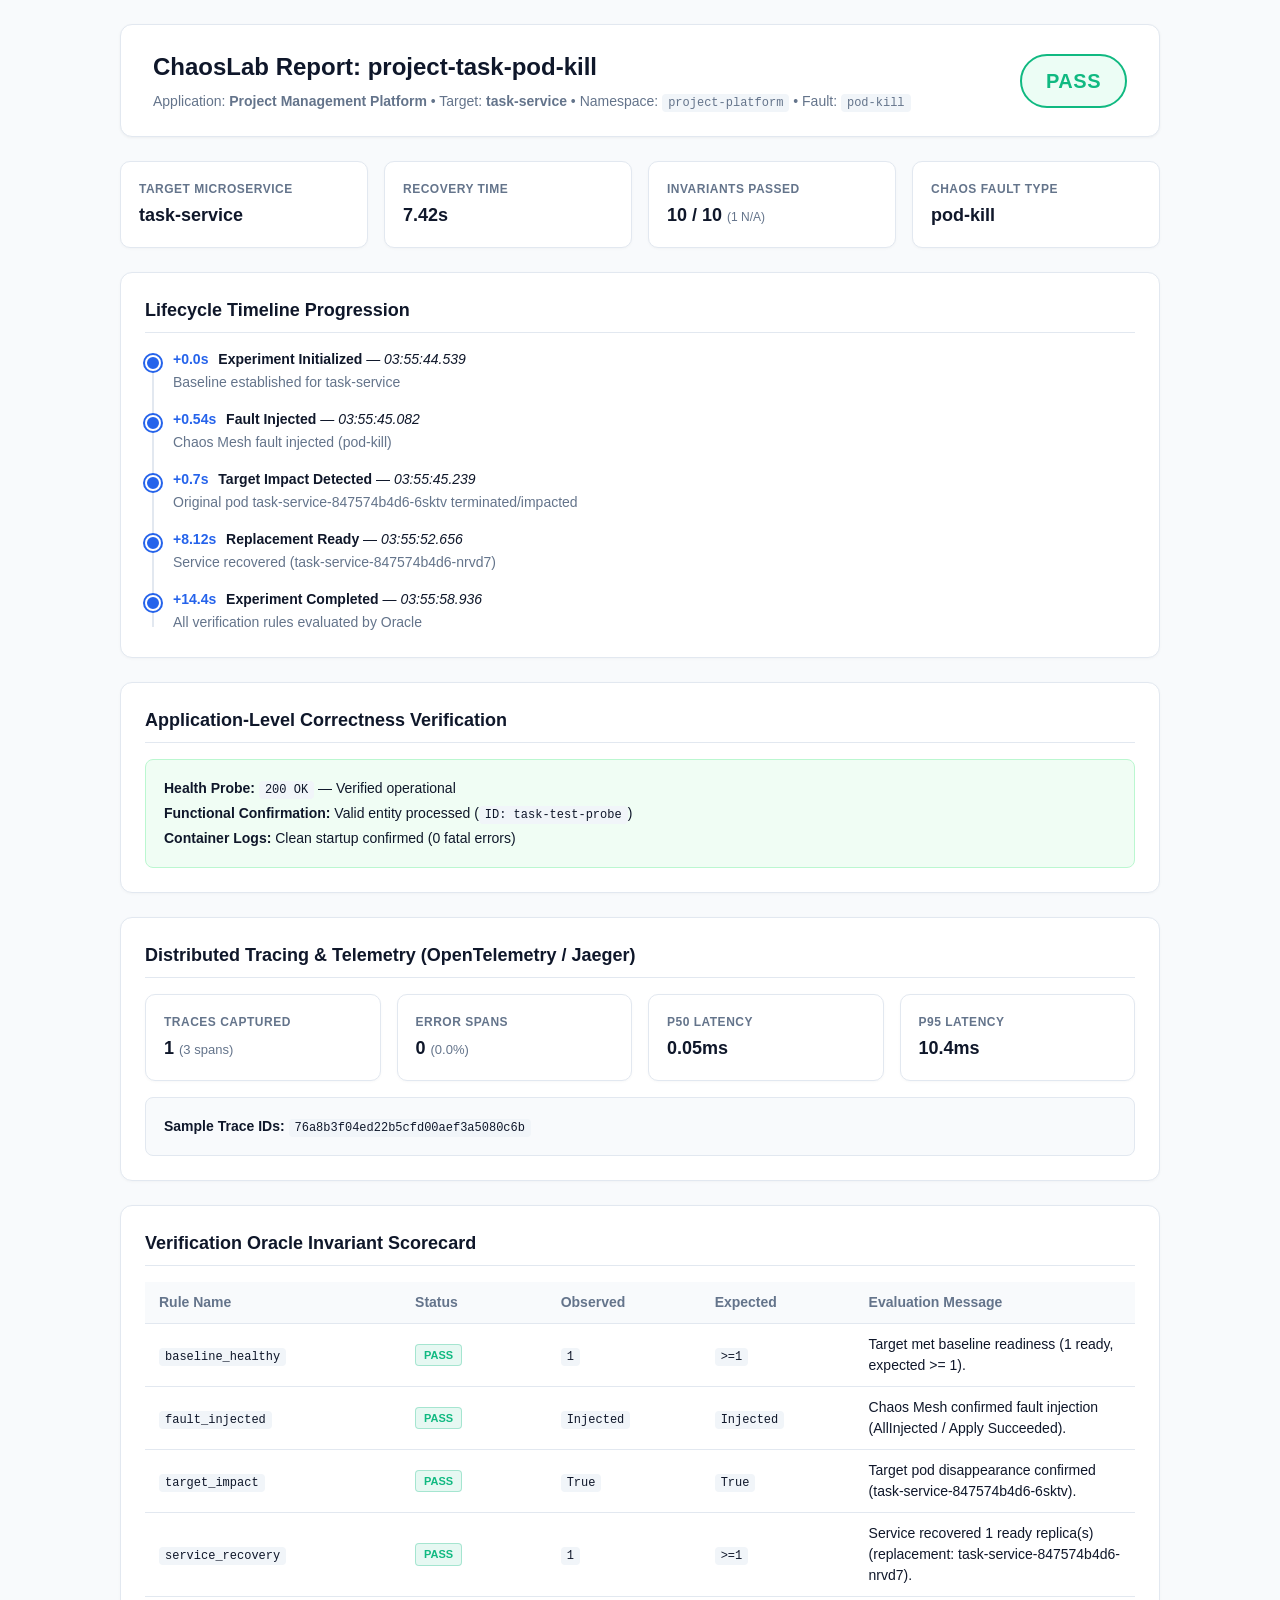
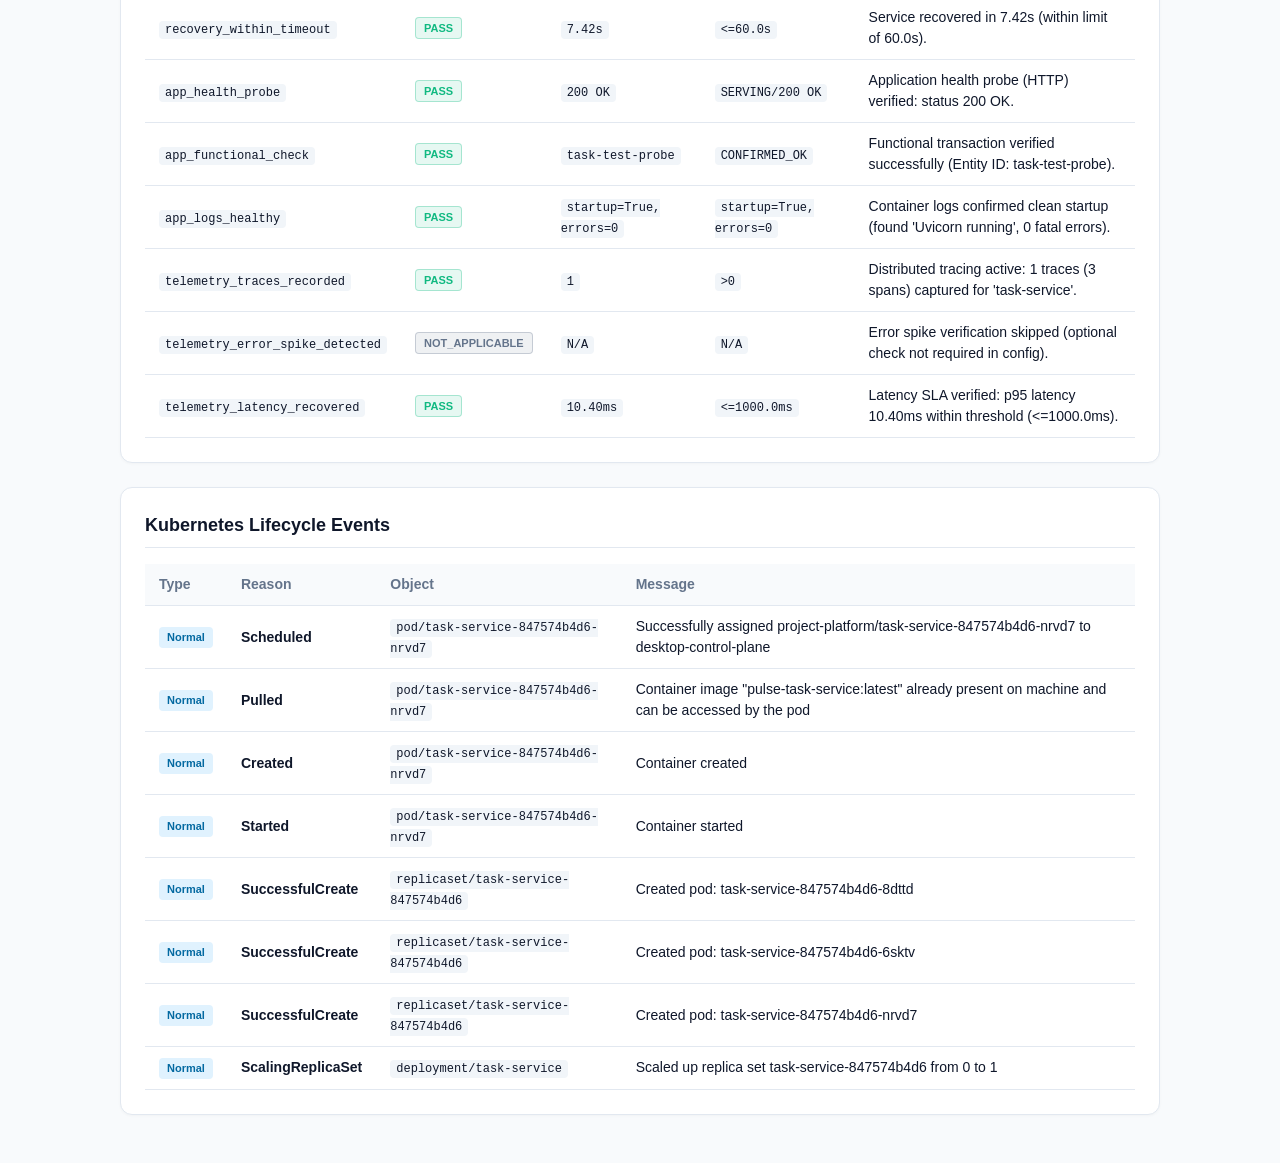
<file: chaoslab/reports/project_task_pod_kill_report.html>
<!DOCTYPE html>
<html lang="en">
<head>
    <meta charset="UTF-8">
    <meta name="viewport" content="width=device-width, initial-scale=1.0">
    <title>ChaosLab Report: project-task-pod-kill</title>
    <style>
        :root {
            --primary: #2563eb;
            --bg: #f8fafc;
            --card-bg: #ffffff;
            --text: #0f172a;
            --text-muted: #64748b;
            --border: #e2e8f0;
        }
        body {
            font-family: -apple-system, BlinkMacSystemFont, "Segoe UI", Roboto, Helvetica, Arial, sans-serif;
            background: var(--bg);
            color: var(--text);
            margin: 0;
            padding: 24px;
            line-height: 1.5;
        }
        .container {
            max-width: 1040px;
            margin: 0 auto;
        }
        .header {
            background: var(--card-bg);
            border: 1px solid var(--border);
            border-radius: 12px;
            padding: 24px 32px;
            display: flex;
            justify-content: space-between;
            align-items: center;
            margin-bottom: 24px;
            box-shadow: 0 1px 3px rgba(0,0,0,0.05);
        }
        .header-title h1 {
            margin: 0 0 6px 0;
            font-size: 24px;
        }
        .header-title p {
            margin: 0;
            color: var(--text-muted);
            font-size: 14px;
        }
        .verdict-badge {
            background: #ecfdf5;
            color: #10b981;
            border: 2px solid #10b981;
            padding: 10px 24px;
            border-radius: 9999px;
            font-weight: 700;
            font-size: 20px;
            letter-spacing: 0.5px;
        }
        .grid {
            display: grid;
            grid-template-columns: repeat(auto-fit, minmax(220px, 1fr));
            gap: 16px;
            margin-bottom: 24px;
        }
        .card {
            background: var(--card-bg);
            border: 1px solid var(--border);
            border-radius: 10px;
            padding: 18px;
            box-shadow: 0 1px 3px rgba(0,0,0,0.03);
        }
        .card h3 {
            margin: 0 0 4px 0;
            font-size: 12px;
            text-transform: uppercase;
            letter-spacing: 0.5px;
            color: var(--text-muted);
        }
        .card p {
            margin: 0;
            font-size: 18px;
            font-weight: 600;
        }
        .section {
            background: var(--card-bg);
            border: 1px solid var(--border);
            border-radius: 12px;
            padding: 24px;
            margin-bottom: 24px;
            box-shadow: 0 1px 3px rgba(0,0,0,0.03);
        }
        .section h2 {
            margin: 0 0 16px 0;
            font-size: 18px;
            border-bottom: 1px solid var(--border);
            padding-bottom: 8px;
        }
        .timeline {
            position: relative;
            padding-left: 28px;
        }
        .timeline::before {
            content: '';
            position: absolute;
            left: 7px;
            top: 6px;
            bottom: 6px;
            width: 2px;
            background: var(--border);
        }
        .timeline-item {
            position: relative;
            margin-bottom: 16px;
        }
        .timeline-item:last-child {
            margin-bottom: 0;
        }
        .timeline-dot {
            position: absolute;
            left: -28px;
            top: 6px;
            width: 12px;
            height: 12px;
            border-radius: 50%;
            background: var(--primary);
            border: 2px solid #ffffff;
            box-shadow: 0 0 0 2px var(--primary);
        }
        .timeline-content {
            font-size: 14px;
        }
        .timeline-offset {
            font-weight: 700;
            color: var(--primary);
            margin-right: 6px;
        }
        .timeline-content p {
            margin: 2px 0 0 0;
            color: var(--text-muted);
        }
        table {
            width: 100%;
            border-collapse: collapse;
            font-size: 14px;
        }
        th, td {
            text-align: left;
            padding: 10px 14px;
            border-bottom: 1px solid var(--border);
        }
        th {
            background: #f8fafc;
            font-weight: 600;
            color: var(--text-muted);
        }
        code {
            background: #f1f5f9;
            padding: 2px 6px;
            border-radius: 4px;
            font-family: monospace;
            font-size: 12px;
        }
        .badge {
            display: inline-block;
            padding: 2px 8px;
            border-radius: 4px;
            font-weight: 600;
            font-size: 11px;
        }
        .app-highlight {
            background: #f0fdf4;
            border: 1px solid #bbf7d0;
            border-radius: 8px;
            padding: 14px 18px;
            margin-top: 12px;
        }
        .app-highlight p {
            margin: 4px 0;
            font-size: 14px;
        }
    </style>
</head>
<body>
    <div class="container">
        <!-- Header -->
        <div class="header">
            <div class="header-title">
                <h1>ChaosLab Report: project-task-pod-kill</h1>
                <p>Application: <strong>Project Management Platform</strong> &bull; Target: <strong>task-service</strong> &bull; Namespace: <code>project-platform</code> &bull; Fault: <code>pod-kill</code></p>
            </div>
            <div class="verdict-badge">PASS</div>
        </div>

        <!-- Key Metrics Cards -->
        <div class="grid">
            <div class="card">
                <h3>Target Microservice</h3>
                <p>task-service</p>
            </div>
            <div class="card">
                <h3>Recovery Time</h3>
                <p>7.42s</p>
            </div>
            <div class="card">
                <h3>Invariants Passed</h3>
                <p>10 / 10 <span style="font-size:12px; font-weight:normal; color:var(--text-muted);">(1 N/A)</span></p>
            </div>
            <div class="card">
                <h3>Chaos Fault Type</h3>
                <p>pod-kill</p>
            </div>
        </div>

        <!-- Timeline Section -->
        <div class="section">
            <h2>Lifecycle Timeline Progression</h2>
            <div class="timeline">
                
            <div class="timeline-item">
                <div class="timeline-dot"></div>
                <div class="timeline-content">
                    <span class="timeline-offset">+0.0s</span>
                    <strong>Experiment Initialized</strong> &mdash; <em>03:55:44.539</em>
                    <p>Baseline established for task-service</p>
                </div>
            </div>
            
            <div class="timeline-item">
                <div class="timeline-dot"></div>
                <div class="timeline-content">
                    <span class="timeline-offset">+0.54s</span>
                    <strong>Fault Injected</strong> &mdash; <em>03:55:45.082</em>
                    <p>Chaos Mesh fault injected (pod-kill)</p>
                </div>
            </div>
            
            <div class="timeline-item">
                <div class="timeline-dot"></div>
                <div class="timeline-content">
                    <span class="timeline-offset">+0.7s</span>
                    <strong>Target Impact Detected</strong> &mdash; <em>03:55:45.239</em>
                    <p>Original pod task-service-847574b4d6-6sktv terminated/impacted</p>
                </div>
            </div>
            
            <div class="timeline-item">
                <div class="timeline-dot"></div>
                <div class="timeline-content">
                    <span class="timeline-offset">+8.12s</span>
                    <strong>Replacement Ready</strong> &mdash; <em>03:55:52.656</em>
                    <p>Service recovered (task-service-847574b4d6-nrvd7)</p>
                </div>
            </div>
            
            <div class="timeline-item">
                <div class="timeline-dot"></div>
                <div class="timeline-content">
                    <span class="timeline-offset">+14.4s</span>
                    <strong>Experiment Completed</strong> &mdash; <em>03:55:58.936</em>
                    <p>All verification rules evaluated by Oracle</p>
                </div>
            </div>
            
            </div>
        </div>

        <!-- App Details -->
        
        <div class="section">
            <h2>Application-Level Correctness Verification</h2>
            <div class="app-highlight">
                <p><strong>Health Probe:</strong> <code>200 OK</code> &mdash; Verified operational</p>
                <p><strong>Functional Confirmation:</strong> Valid entity processed (<code>ID: task-test-probe</code>)</p>
                <p><strong>Container Logs:</strong> Clean startup confirmed (0 fatal errors)</p>
            </div>
        </div>
        

        <!-- Telemetry Section -->
        
            <div class="section">
                <h2>Distributed Tracing & Telemetry (OpenTelemetry / Jaeger)</h2>
                <div class="grid" style="margin-bottom: 16px;">
                    <div class="card">
                        <h3>Traces Captured</h3>
                        <p>1 <span style="font-size:13px; font-weight:normal; color:var(--text-muted);">(3 spans)</span></p>
                    </div>
                    <div class="card">
                        <h3>Error Spans</h3>
                        <p>0 <span style="font-size:13px; font-weight:normal; color:var(--text-muted);">(0.0%)</span></p>
                    </div>
                    <div class="card">
                        <h3>p50 Latency</h3>
                        <p>0.05ms</p>
                    </div>
                    <div class="card">
                        <h3>p95 Latency</h3>
                        <p>10.4ms</p>
                    </div>
                </div>
                <div class="app-highlight" style="background:#f8fafc; border-color:var(--border);">
                    <p><strong>Sample Trace IDs:</strong> <code>76a8b3f04ed22b5cfd00aef3a5080c6b</code></p>
                </div>
            </div>
            

        <!-- Oracle Scorecard -->
        <div class="section">
            <h2>Verification Oracle Invariant Scorecard</h2>
            <table>
                <thead>
                    <tr>
                        <th>Rule Name</th>
                        <th>Status</th>
                        <th>Observed</th>
                        <th>Expected</th>
                        <th>Evaluation Message</th>
                    </tr>
                </thead>
                <tbody>
                    
            <tr>
                <td><code>baseline_healthy</code></td>
                <td><span class="badge" style="background:#10b9811a; color:#10b981; border:1px solid #10b9814d;">PASS</span></td>
                <td><code>1</code></td>
                <td><code>>=1</code></td>
                <td>Target met baseline readiness (1 ready, expected >= 1).</td>
            </tr>
            
            <tr>
                <td><code>fault_injected</code></td>
                <td><span class="badge" style="background:#10b9811a; color:#10b981; border:1px solid #10b9814d;">PASS</span></td>
                <td><code>Injected</code></td>
                <td><code>Injected</code></td>
                <td>Chaos Mesh confirmed fault injection (AllInjected / Apply Succeeded).</td>
            </tr>
            
            <tr>
                <td><code>target_impact</code></td>
                <td><span class="badge" style="background:#10b9811a; color:#10b981; border:1px solid #10b9814d;">PASS</span></td>
                <td><code>True</code></td>
                <td><code>True</code></td>
                <td>Target pod disappearance confirmed (task-service-847574b4d6-6sktv).</td>
            </tr>
            
            <tr>
                <td><code>service_recovery</code></td>
                <td><span class="badge" style="background:#10b9811a; color:#10b981; border:1px solid #10b9814d;">PASS</span></td>
                <td><code>1</code></td>
                <td><code>>=1</code></td>
                <td>Service recovered 1 ready replica(s) (replacement: task-service-847574b4d6-nrvd7).</td>
            </tr>
            
            <tr>
                <td><code>recovery_within_timeout</code></td>
                <td><span class="badge" style="background:#10b9811a; color:#10b981; border:1px solid #10b9814d;">PASS</span></td>
                <td><code>7.42s</code></td>
                <td><code><=60.0s</code></td>
                <td>Service recovered in 7.42s (within limit of 60.0s).</td>
            </tr>
            
            <tr>
                <td><code>app_health_probe</code></td>
                <td><span class="badge" style="background:#10b9811a; color:#10b981; border:1px solid #10b9814d;">PASS</span></td>
                <td><code>200 OK</code></td>
                <td><code>SERVING/200 OK</code></td>
                <td>Application health probe (HTTP) verified: status 200 OK.</td>
            </tr>
            
            <tr>
                <td><code>app_functional_check</code></td>
                <td><span class="badge" style="background:#10b9811a; color:#10b981; border:1px solid #10b9814d;">PASS</span></td>
                <td><code>task-test-probe</code></td>
                <td><code>CONFIRMED_OK</code></td>
                <td>Functional transaction verified successfully (Entity ID: task-test-probe).</td>
            </tr>
            
            <tr>
                <td><code>app_logs_healthy</code></td>
                <td><span class="badge" style="background:#10b9811a; color:#10b981; border:1px solid #10b9814d;">PASS</span></td>
                <td><code>startup=True, errors=0</code></td>
                <td><code>startup=True, errors=0</code></td>
                <td>Container logs confirmed clean startup (found 'Uvicorn running', 0 fatal errors).</td>
            </tr>
            
            <tr>
                <td><code>telemetry_traces_recorded</code></td>
                <td><span class="badge" style="background:#10b9811a; color:#10b981; border:1px solid #10b9814d;">PASS</span></td>
                <td><code>1</code></td>
                <td><code>>0</code></td>
                <td>Distributed tracing active: 1 traces (3 spans) captured for 'task-service'.</td>
            </tr>
            
            <tr>
                <td><code>telemetry_error_spike_detected</code></td>
                <td><span class="badge" style="background:#64748b1a; color:#64748b; border:1px solid #64748b4d;">NOT_APPLICABLE</span></td>
                <td><code>N/A</code></td>
                <td><code>N/A</code></td>
                <td>Error spike verification skipped (optional check not required in config).</td>
            </tr>
            
            <tr>
                <td><code>telemetry_latency_recovered</code></td>
                <td><span class="badge" style="background:#10b9811a; color:#10b981; border:1px solid #10b9814d;">PASS</span></td>
                <td><code>10.40ms</code></td>
                <td><code><=1000.0ms</code></td>
                <td>Latency SLA verified: p95 latency 10.40ms within threshold (<=1000.0ms).</td>
            </tr>
            
                </tbody>
            </table>
        </div>

        <!-- K8s Events -->
        
        <div class="section">
            <h2>Kubernetes Lifecycle Events</h2>
            <table>
                <thead>
                    <tr>
                        <th>Type</th>
                        <th>Reason</th>
                        <th>Object</th>
                        <th>Message</th>
                    </tr>
                </thead>
                <tbody>
                    
            <tr>
                <td><span class="badge" style="background:#e0f2fe; color:#0369a1;">Normal</span></td>
                <td><strong>Scheduled</strong></td>
                <td><code>pod/task-service-847574b4d6-nrvd7</code></td>
                <td>Successfully assigned project-platform/task-service-847574b4d6-nrvd7 to desktop-control-plane</td>
            </tr>
            
            <tr>
                <td><span class="badge" style="background:#e0f2fe; color:#0369a1;">Normal</span></td>
                <td><strong>Pulled</strong></td>
                <td><code>pod/task-service-847574b4d6-nrvd7</code></td>
                <td>Container image "pulse-task-service:latest" already present on machine and can be accessed by the pod</td>
            </tr>
            
            <tr>
                <td><span class="badge" style="background:#e0f2fe; color:#0369a1;">Normal</span></td>
                <td><strong>Created</strong></td>
                <td><code>pod/task-service-847574b4d6-nrvd7</code></td>
                <td>Container created</td>
            </tr>
            
            <tr>
                <td><span class="badge" style="background:#e0f2fe; color:#0369a1;">Normal</span></td>
                <td><strong>Started</strong></td>
                <td><code>pod/task-service-847574b4d6-nrvd7</code></td>
                <td>Container started</td>
            </tr>
            
            <tr>
                <td><span class="badge" style="background:#e0f2fe; color:#0369a1;">Normal</span></td>
                <td><strong>SuccessfulCreate</strong></td>
                <td><code>replicaset/task-service-847574b4d6</code></td>
                <td>Created pod: task-service-847574b4d6-8dttd</td>
            </tr>
            
            <tr>
                <td><span class="badge" style="background:#e0f2fe; color:#0369a1;">Normal</span></td>
                <td><strong>SuccessfulCreate</strong></td>
                <td><code>replicaset/task-service-847574b4d6</code></td>
                <td>Created pod: task-service-847574b4d6-6sktv</td>
            </tr>
            
            <tr>
                <td><span class="badge" style="background:#e0f2fe; color:#0369a1;">Normal</span></td>
                <td><strong>SuccessfulCreate</strong></td>
                <td><code>replicaset/task-service-847574b4d6</code></td>
                <td>Created pod: task-service-847574b4d6-nrvd7</td>
            </tr>
            
            <tr>
                <td><span class="badge" style="background:#e0f2fe; color:#0369a1;">Normal</span></td>
                <td><strong>ScalingReplicaSet</strong></td>
                <td><code>deployment/task-service</code></td>
                <td>Scaled up replica set task-service-847574b4d6 from 0 to 1</td>
            </tr>
            
                </tbody>
            </table>
        </div>
        
    </div>
</body>
</html>
</file>
